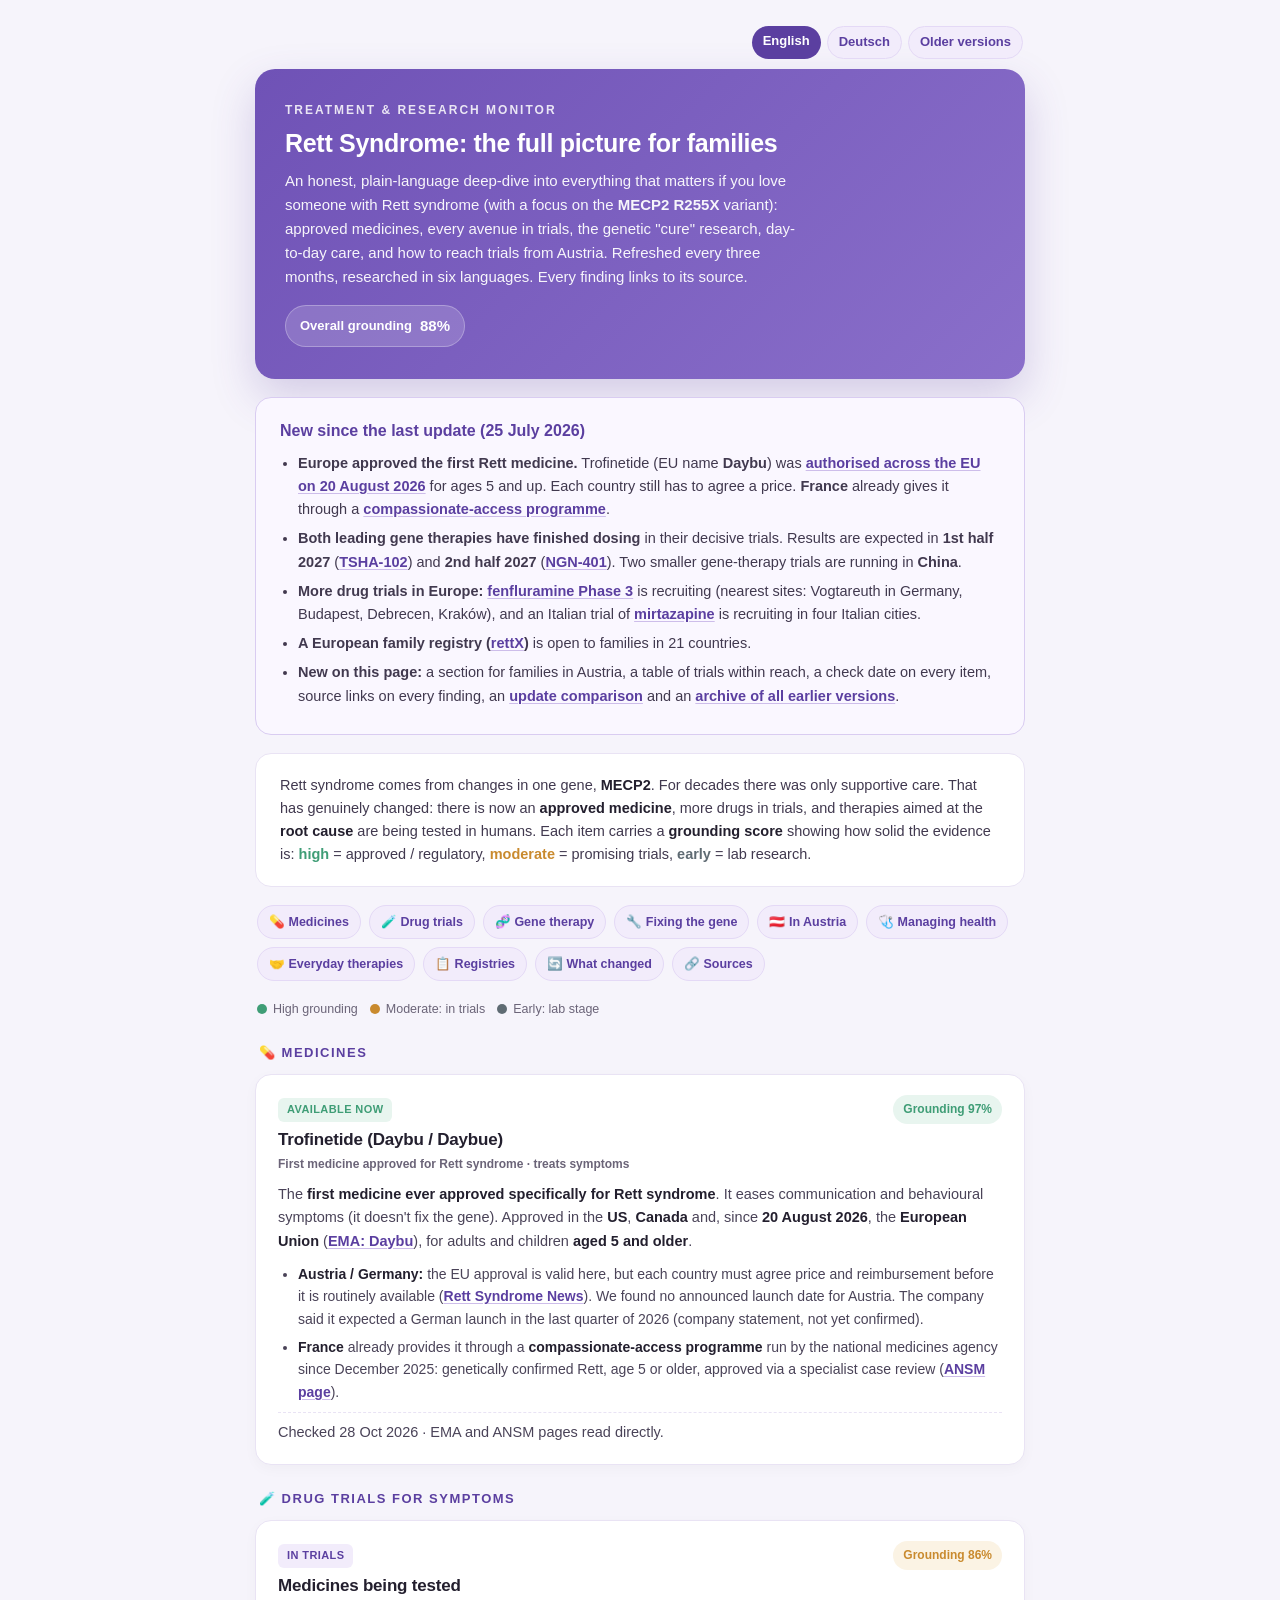
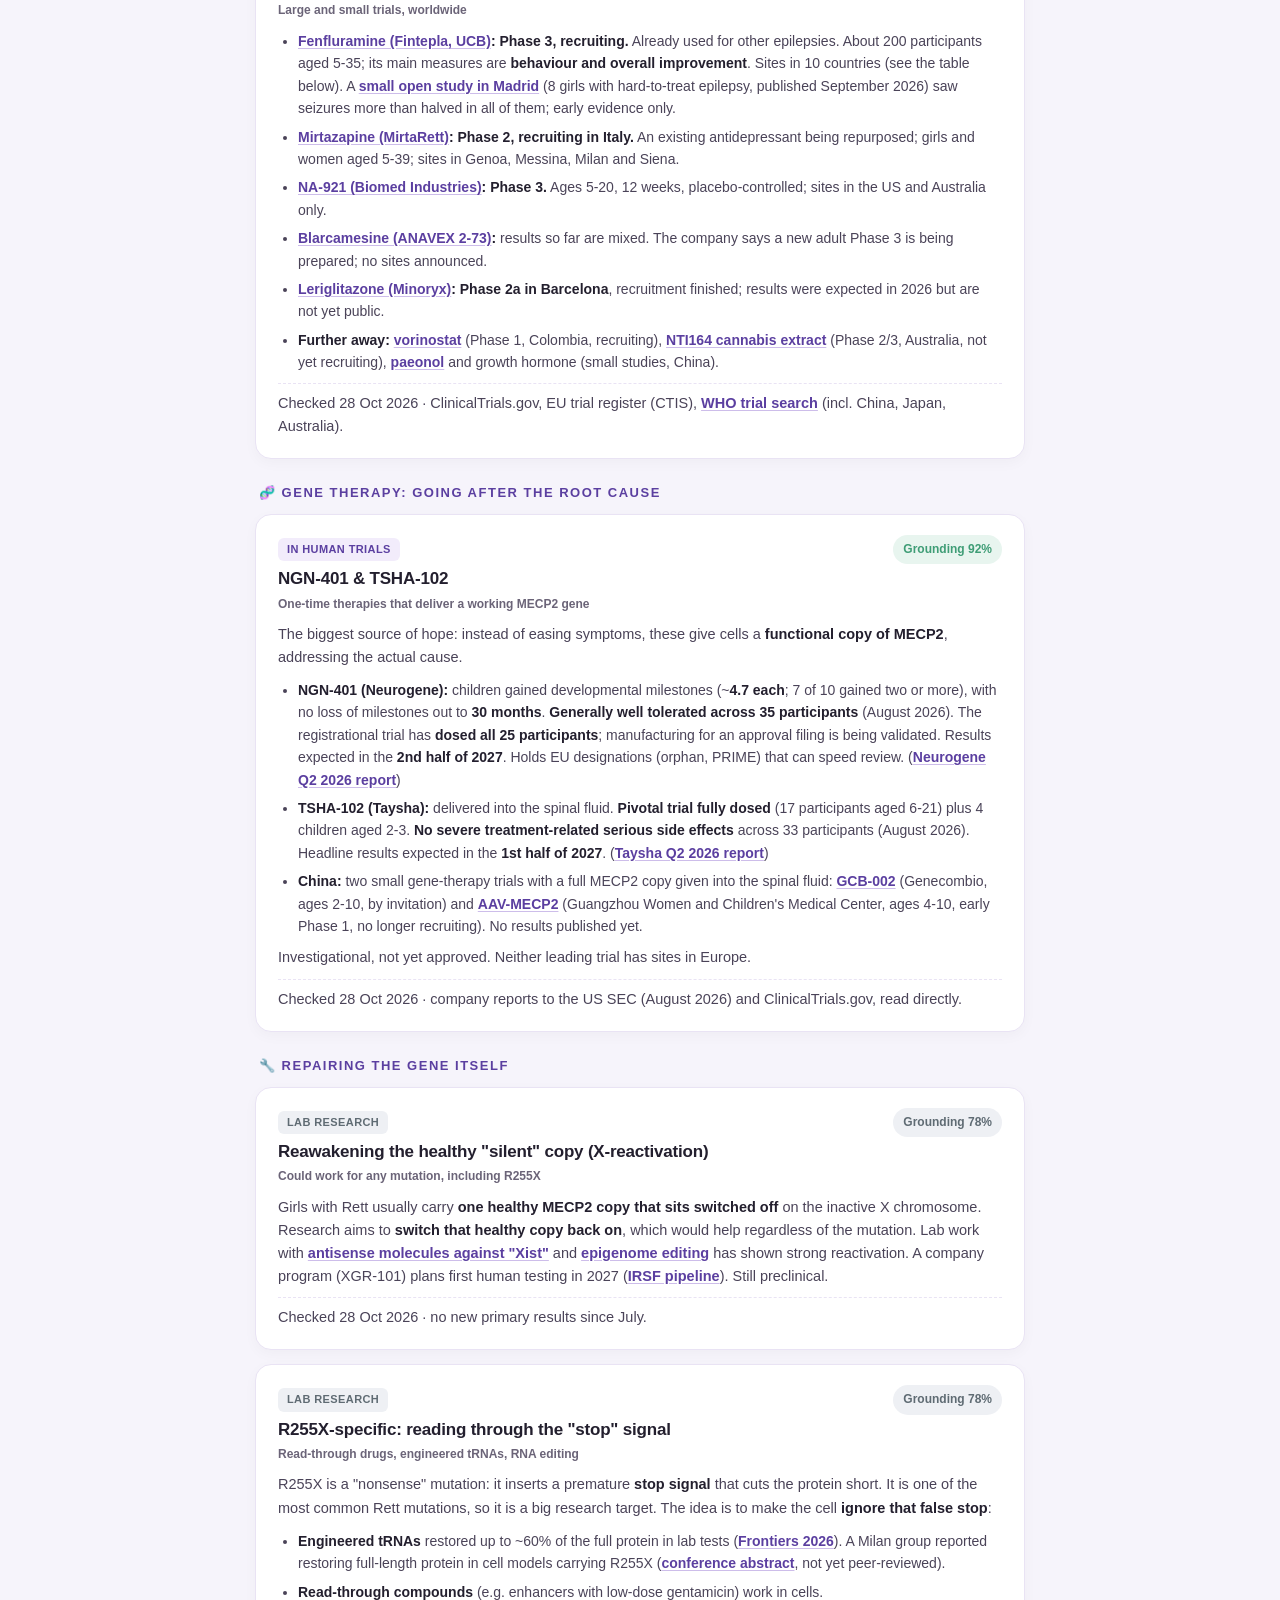
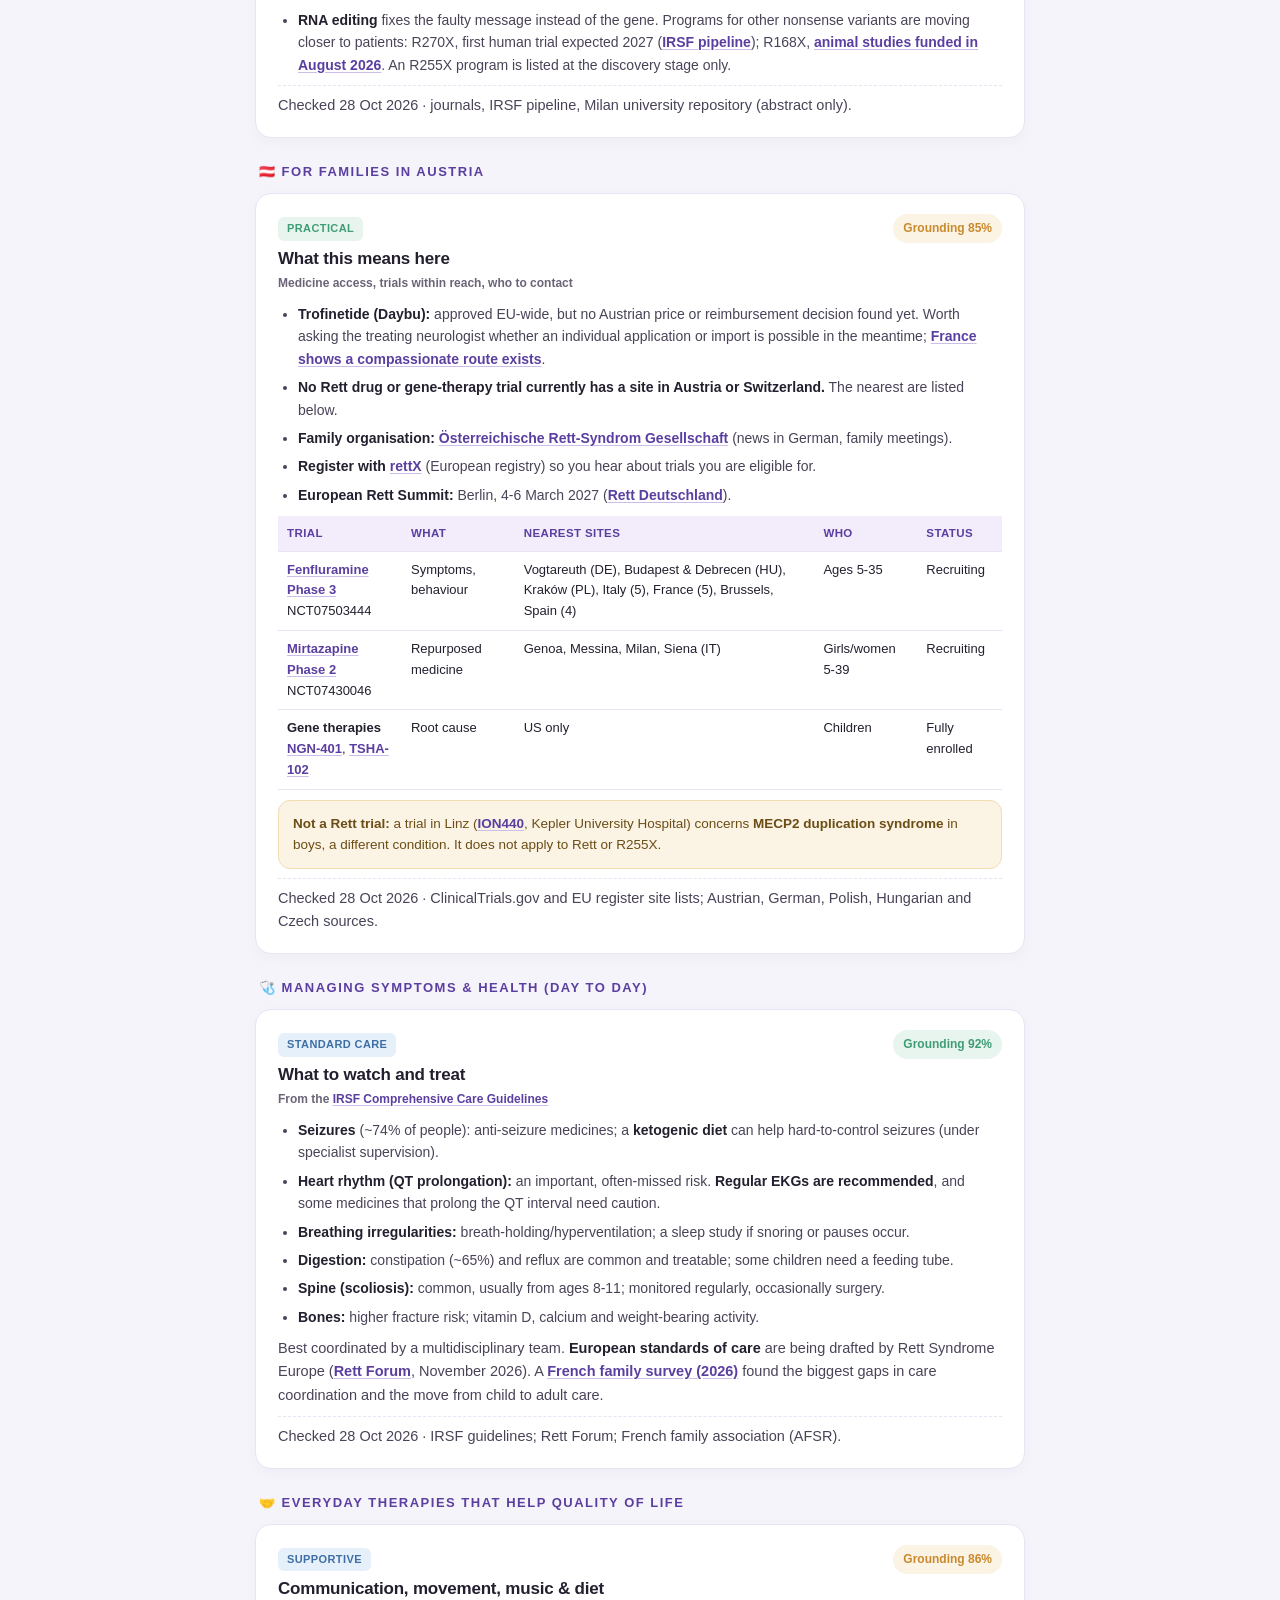
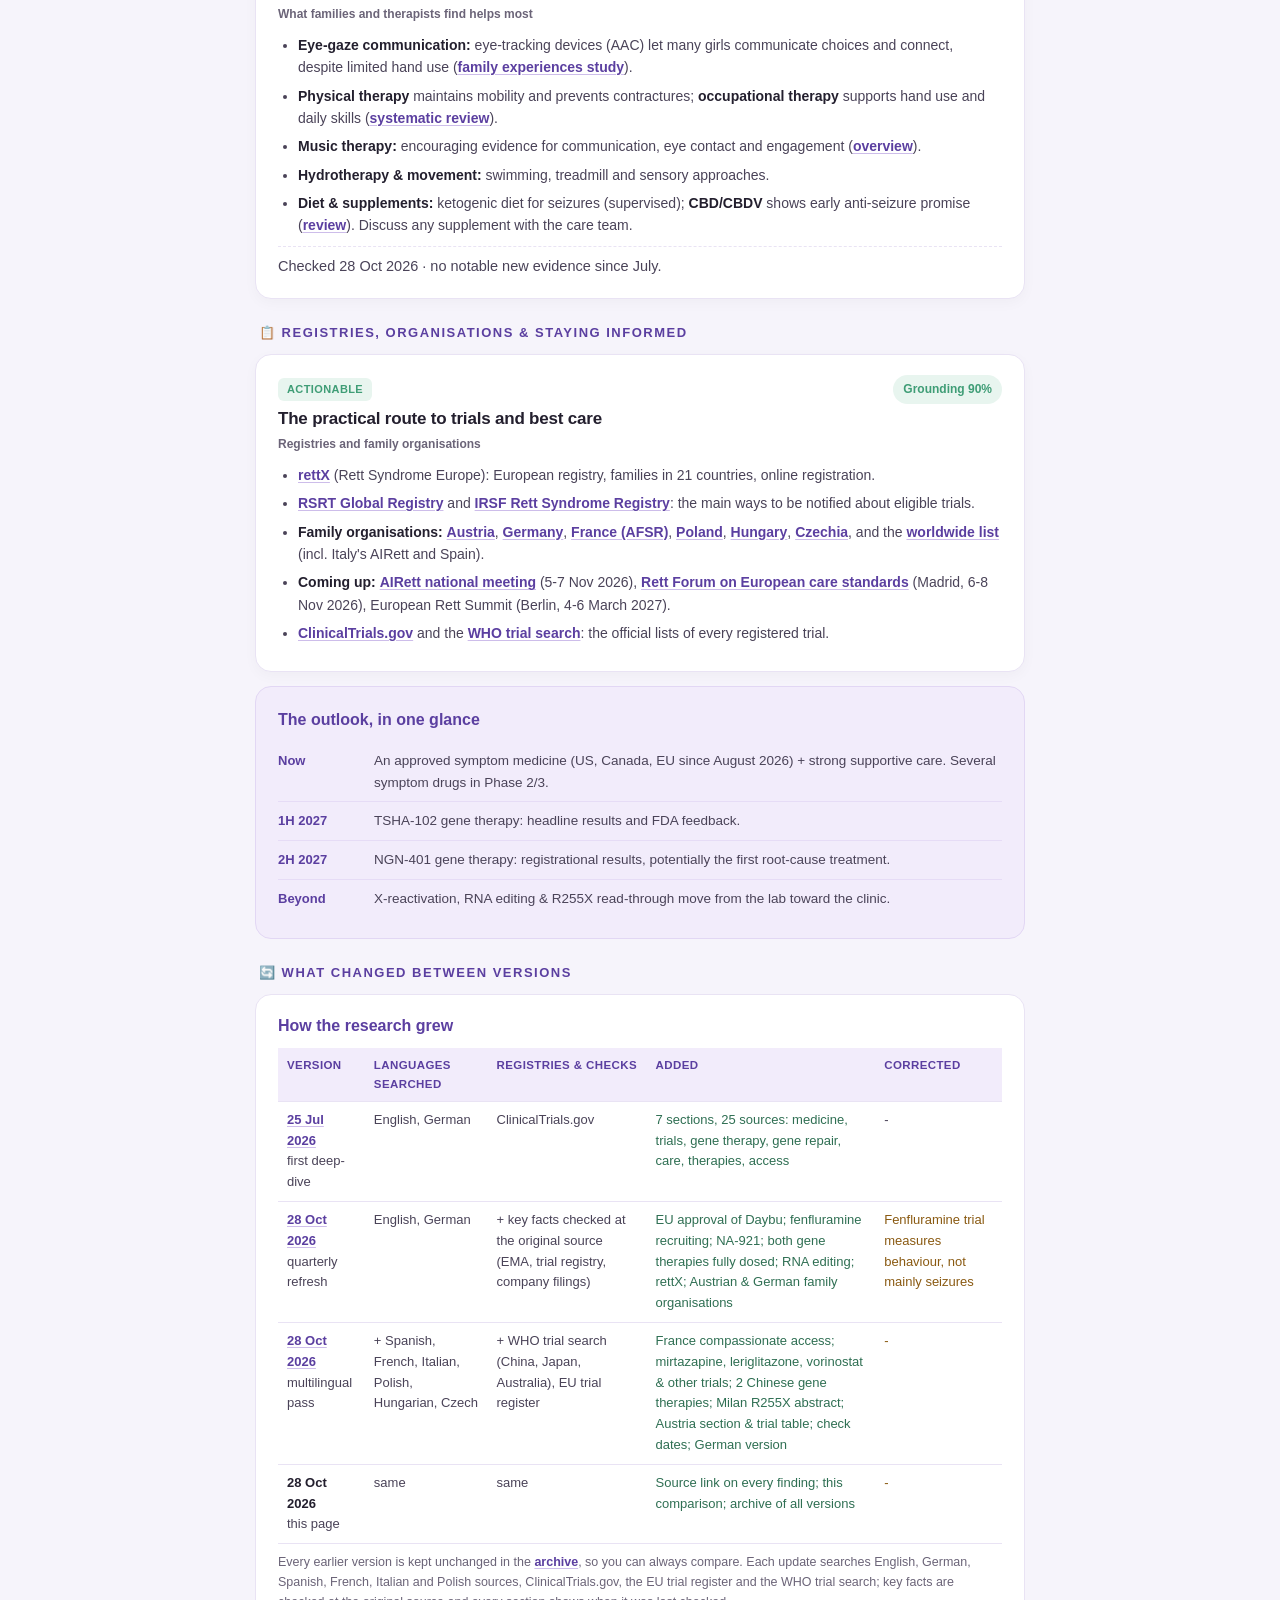
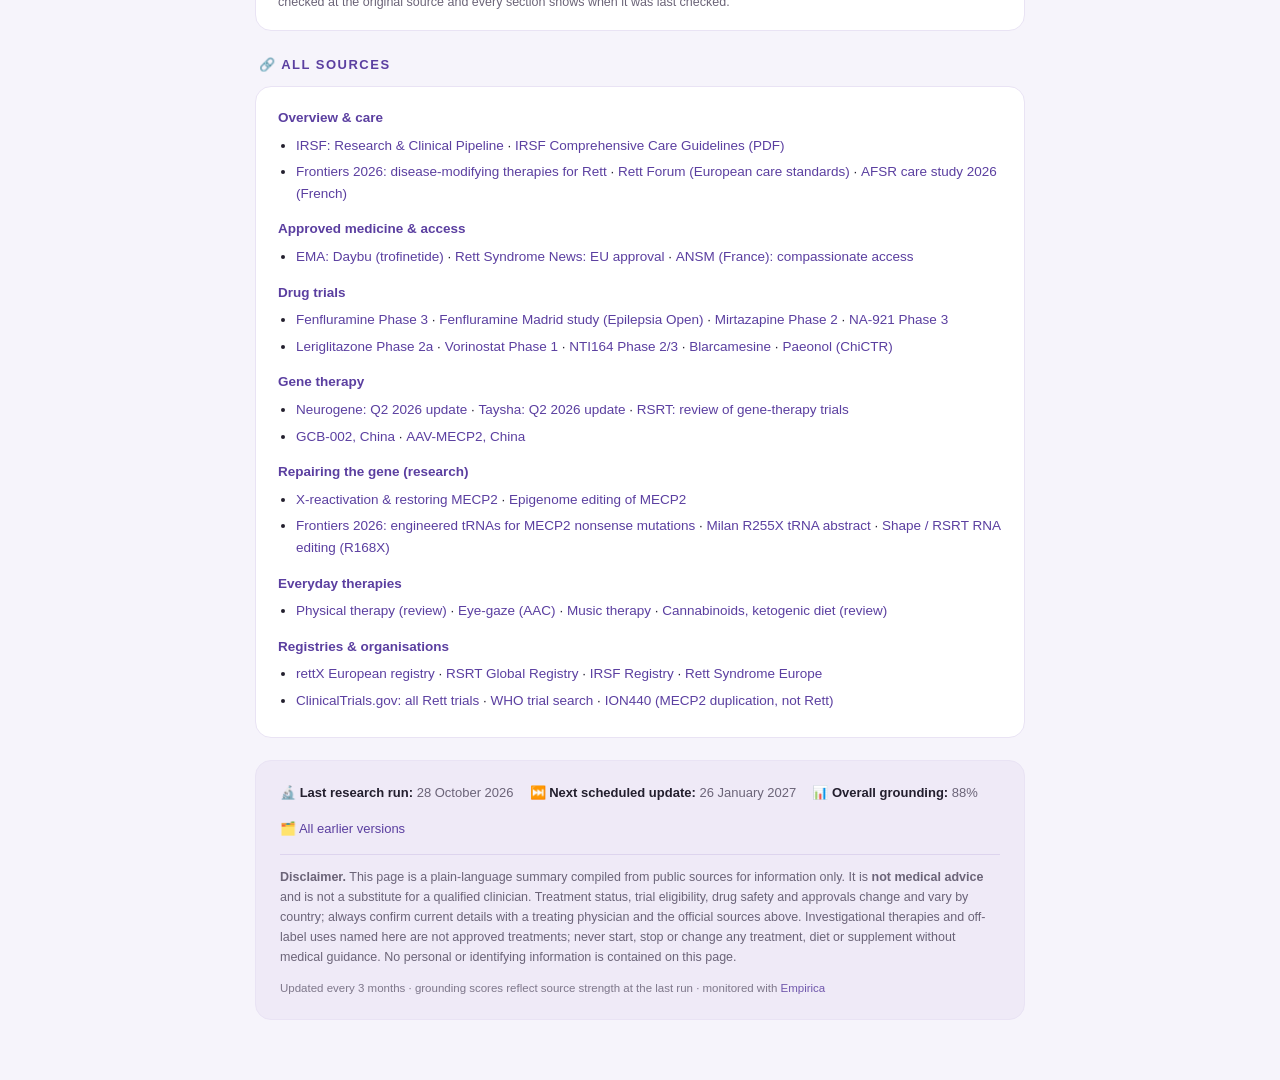
<file: index.html>
<!doctype html>
<html lang="en">
<head>
<meta charset="utf-8">
<meta name="viewport" content="width=device-width, initial-scale=1">
<meta name="robots" content="noindex, nofollow">
<title>Rett Syndrome (MECP2 · R255X) - Treatment &amp; Research Monitor</title>
<link rel="stylesheet" href="style.css">
</head>
<body>
<div class="wrap">

  <div class="lang"><span>English</span><a href="de/">Deutsch</a><a href="archive/">Older versions</a></div>

  <div class="hero">
    <div class="eyebrow">Treatment &amp; Research Monitor</div>
    <h1>Rett Syndrome: the full picture for families</h1>
    <p>An honest, plain-language deep-dive into everything that matters if you love someone with Rett syndrome (with a focus on the <b>MECP2 R255X</b> variant): approved medicines, every avenue in trials, the genetic "cure" research, day-to-day care, and how to reach trials from Austria. Refreshed every three months, researched in six languages. Every finding links to its source.</p>
    <span class="ovr">Overall grounding <b>88%</b></span>
  </div>

  <div class="new">
    <h2>New since the last update (25 July 2026)</h2>
    <ul>
      <li><b>Europe approved the first Rett medicine.</b> Trofinetide (EU name <b>Daybu</b>) was <a href="https://www.ema.europa.eu/en/medicines/human/EPAR/daybu" target="_blank" rel="noopener">authorised across the EU on 20 August 2026</a> for ages 5 and up. Each country still has to agree a price. <b>France</b> already gives it through a <a href="https://ansm.sante.fr/tableau-acces-derogatoire/daybue" target="_blank" rel="noopener">compassionate-access programme</a>.</li>
      <li><b>Both leading gene therapies have finished dosing</b> in their decisive trials. Results are expected in <b>1st half 2027</b> (<a href="https://www.sec.gov/Archives/edgar/data/0001806310/000119312526344594/d161230dex991.htm" target="_blank" rel="noopener">TSHA-102</a>) and <b>2nd half 2027</b> (<a href="https://www.sec.gov/Archives/edgar/data/0001404644/000140464426000056/ngne_2qye26earningsrelease.htm" target="_blank" rel="noopener">NGN-401</a>). Two smaller gene-therapy trials are running in <b>China</b>.</li>
      <li><b>More drug trials in Europe:</b> <a href="https://clinicaltrials.gov/study/NCT07503444" target="_blank" rel="noopener">fenfluramine Phase 3</a> is recruiting (nearest sites: Vogtareuth in Germany, Budapest, Debrecen, Kraków), and an Italian trial of <a href="https://clinicaltrials.gov/study/NCT07430046" target="_blank" rel="noopener">mirtazapine</a> is recruiting in four Italian cities.</li>
      <li><b>A European family registry (<a href="https://rettsyndrome.eu/rettx/" target="_blank" rel="noopener">rettX</a>)</b> is open to families in 21 countries.</li>
      <li><b>New on this page:</b> a section for families in Austria, a table of trials within reach, a check date on every item, source links on every finding, an <a href="#delta">update comparison</a> and an <a href="archive/">archive of all earlier versions</a>.</li>
    </ul>
  </div>

  <div class="intro">
    Rett syndrome comes from changes in one gene, <b>MECP2</b>. For decades there was only supportive care. That has genuinely changed: there is now an <b>approved medicine</b>, more drugs in trials, and therapies aimed at the <b>root cause</b> are being tested in humans. Each item carries a <b>grounding score</b> showing how solid the evidence is: <span style="color:var(--good);font-weight:600">high</span> = approved / regulatory, <span style="color:var(--warn);font-weight:600">moderate</span> = promising trials, <span style="color:var(--early);font-weight:600">early</span> = lab research.
  </div>

  <div class="toc">
    <a href="#meds">💊 Medicines</a>
    <a href="#trials">🧪 Drug trials</a>
    <a href="#gene">🧬 Gene therapy</a>
    <a href="#root">🔧 Fixing the gene</a>
    <a href="#austria">🇦🇹 In Austria</a>
    <a href="#care">🩺 Managing health</a>
    <a href="#therapies">🤝 Everyday therapies</a>
    <a href="#access">📋 Registries</a>
    <a href="#delta">🔄 What changed</a>
    <a href="#sources">🔗 Sources</a>
  </div>

  <div class="legend">
    <span class="k"><span class="dot" style="background:var(--good)"></span> High grounding</span>
    <span class="k"><span class="dot" style="background:var(--warn)"></span> Moderate: in trials</span>
    <span class="k"><span class="dot" style="background:var(--early)"></span> Early: lab stage</span>
  </div>

  <!-- MEDICINES -->
  <div class="sec-h" id="meds">💊 Medicines</div>

  <div class="card">
    <div class="top">
      <div><span class="pill p-now">Available now</span><h2>Trofinetide (Daybu / Daybue)</h2>
        <div class="stage">First medicine approved for Rett syndrome · treats symptoms</div></div>
      <span class="verif v-hi">Grounding 97%</span>
    </div>
    <p>The <b>first medicine ever approved specifically for Rett syndrome</b>. It eases communication and behavioural symptoms (it doesn't fix the gene). Approved in the <b>US</b>, <b>Canada</b> and, since <b>20 August 2026</b>, the <b>European Union</b> (<a href="https://www.ema.europa.eu/en/medicines/human/EPAR/daybu" target="_blank" rel="noopener">EMA: Daybu</a>), for adults and children <b>aged 5 and older</b>.</p>
    <ul>
      <li><b>Austria / Germany:</b> the EU approval is valid here, but each country must agree price and reimbursement before it is routinely available (<a href="https://rettsyndromenews.com/news/daybu-wins-approval-european-union-first-rett-syndrome-treatment/" target="_blank" rel="noopener">Rett Syndrome News</a>). We found no announced launch date for Austria. The company said it expected a German launch in the last quarter of 2026 (company statement, not yet confirmed).</li>
      <li><b>France</b> already provides it through a <b>compassionate-access programme</b> run by the national medicines agency since December 2025: genetically confirmed Rett, age 5 or older, approved via a specialist case review (<a href="https://ansm.sante.fr/tableau-acces-derogatoire/daybue" target="_blank" rel="noopener">ANSM page</a>).</li>
    </ul>
    <p class="checked">Checked 28 Oct 2026 · EMA and ANSM pages read directly.</p>
  </div>

  <!-- DRUG TRIALS -->
  <div class="sec-h" id="trials">🧪 Drug trials for symptoms</div>

  <div class="card">
    <div class="top">
      <div><span class="pill p-soon">In trials</span><h2>Medicines being tested</h2>
        <div class="stage">Large and small trials, worldwide</div></div>
      <span class="verif v-md">Grounding 86%</span>
    </div>
    <ul>
      <li><b><a href="https://clinicaltrials.gov/study/NCT07503444" target="_blank" rel="noopener">Fenfluramine (Fintepla, UCB)</a>: Phase 3, recruiting.</b> Already used for other epilepsies. About 200 participants aged 5-35; its main measures are <b>behaviour and overall improvement</b>. Sites in 10 countries (see the table below). A <a href="https://doi.org/10.1002/epi4.70355" target="_blank" rel="noopener">small open study in Madrid</a> (8 girls with hard-to-treat epilepsy, published September 2026) saw seizures more than halved in all of them; early evidence only.</li>
      <li><b><a href="https://clinicaltrials.gov/study/NCT07430046" target="_blank" rel="noopener">Mirtazapine (MirtaRett)</a>: Phase 2, recruiting in Italy.</b> An existing antidepressant being repurposed; girls and women aged 5-39; sites in Genoa, Messina, Milan and Siena.</li>
      <li><b><a href="https://clinicaltrials.gov/study/NCT06840496" target="_blank" rel="noopener">NA-921 (Biomed Industries)</a>: Phase 3.</b> Ages 5-20, 12 weeks, placebo-controlled; sites in the US and Australia only.</li>
      <li><b><a href="https://clinicaltrials.gov/study/NCT04304482" target="_blank" rel="noopener">Blarcamesine (ANAVEX 2-73)</a>:</b> results so far are mixed. The company says a new adult Phase 3 is being prepared; no sites announced.</li>
      <li><b><a href="https://www.ctis.eu/trial/2024-514684-26-00" target="_blank" rel="noopener">Leriglitazone (Minoryx)</a>: Phase 2a in Barcelona</b>, recruitment finished; results were expected in 2026 but are not yet public.</li>
      <li><b>Further away:</b> <a href="https://clinicaltrials.gov/study/NCT07150013" target="_blank" rel="noopener">vorinostat</a> (Phase 1, Colombia, recruiting), <a href="https://clinicaltrials.gov/study/NCT07257978" target="_blank" rel="noopener">NTI164 cannabis extract</a> (Phase 2/3, Australia, not yet recruiting), <a href="https://www.chictr.org.cn/showproj.html?proj=343345" target="_blank" rel="noopener">paeonol</a> and growth hormone (small studies, China).</li>
    </ul>
    <p class="checked">Checked 28 Oct 2026 · ClinicalTrials.gov, EU trial register (CTIS), <a href="https://trialsearch.who.int/" target="_blank" rel="noopener">WHO trial search</a> (incl. China, Japan, Australia).</p>
  </div>

  <!-- GENE THERAPY -->
  <div class="sec-h" id="gene">🧬 Gene therapy: going after the root cause</div>

  <div class="card">
    <div class="top">
      <div><span class="pill p-soon">In human trials</span><h2>NGN-401 &amp; TSHA-102</h2>
        <div class="stage">One-time therapies that deliver a working MECP2 gene</div></div>
      <span class="verif v-hi">Grounding 92%</span>
    </div>
    <p>The biggest source of hope: instead of easing symptoms, these give cells a <b>functional copy of MECP2</b>, addressing the actual cause.</p>
    <ul>
      <li><b>NGN-401 (Neurogene):</b> children gained developmental milestones (~<b>4.7 each</b>; 7 of 10 gained two or more), with no loss of milestones out to <b>30 months</b>. <b>Generally well tolerated across 35 participants</b> (August 2026). The registrational trial has <b>dosed all 25 participants</b>; manufacturing for an approval filing is being validated. Results expected in the <b>2nd half of 2027</b>. Holds EU designations (orphan, PRIME) that can speed review. (<a href="https://www.sec.gov/Archives/edgar/data/0001404644/000140464426000056/ngne_2qye26earningsrelease.htm" target="_blank" rel="noopener">Neurogene Q2 2026 report</a>)</li>
      <li><b>TSHA-102 (Taysha):</b> delivered into the spinal fluid. <b>Pivotal trial fully dosed</b> (17 participants aged 6-21) plus 4 children aged 2-3. <b>No severe treatment-related serious side effects</b> across 33 participants (August 2026). Headline results expected in the <b>1st half of 2027</b>. (<a href="https://www.sec.gov/Archives/edgar/data/0001806310/000119312526344594/d161230dex991.htm" target="_blank" rel="noopener">Taysha Q2 2026 report</a>)</li>
      <li><b>China:</b> two small gene-therapy trials with a full MECP2 copy given into the spinal fluid: <a href="https://clinicaltrials.gov/study/NCT06739434" target="_blank" rel="noopener">GCB-002</a> (Genecombio, ages 2-10, by invitation) and <a href="https://clinicaltrials.gov/study/NCT06856759" target="_blank" rel="noopener">AAV-MECP2</a> (Guangzhou Women and Children's Medical Center, ages 4-10, early Phase 1, no longer recruiting). No results published yet.</li>
    </ul>
    <p class="note">Investigational, not yet approved. Neither leading trial has sites in Europe.</p>
    <p class="checked">Checked 28 Oct 2026 · company reports to the US SEC (August 2026) and ClinicalTrials.gov, read directly.</p>
  </div>

  <!-- FIXING THE GENE -->
  <div class="sec-h" id="root">🔧 Repairing the gene itself</div>

  <div class="card">
    <div class="top">
      <div><span class="pill p-early">Lab research</span><h2>Reawakening the healthy "silent" copy (X-reactivation)</h2>
        <div class="stage">Could work for any mutation, including R255X</div></div>
      <span class="verif v-lo">Grounding 78%</span>
    </div>
    <p>Girls with Rett usually carry <b>one healthy MECP2 copy that sits switched off</b> on the inactive X chromosome. Research aims to <b>switch that healthy copy back on</b>, which would help regardless of the mutation. Lab work with <a href="https://pmc.ncbi.nlm.nih.gov/articles/PMC9915138/" target="_blank" rel="noopener">antisense molecules against "Xist"</a> and <a href="https://www.science.org/doi/10.1126/scitranslmed.add4666" target="_blank" rel="noopener">epigenome editing</a> has shown strong reactivation. A company program (XGR-101) plans first human testing in 2027 (<a href="https://www.rettsyndrome.org/about-rett-syndrome/pipeline/" target="_blank" rel="noopener">IRSF pipeline</a>). Still preclinical.</p>
    <p class="checked">Checked 28 Oct 2026 · no new primary results since July.</p>
  </div>

  <div class="card">
    <div class="top">
      <div><span class="pill p-early">Lab research</span><h2>R255X-specific: reading through the "stop" signal</h2>
        <div class="stage">Read-through drugs, engineered tRNAs, RNA editing</div></div>
      <span class="verif v-lo">Grounding 78%</span>
    </div>
    <p>R255X is a "nonsense" mutation: it inserts a premature <b>stop signal</b> that cuts the protein short. It is one of the most common Rett mutations, so it is a big research target. The idea is to make the cell <b>ignore that false stop</b>:</p>
    <ul>
      <li><b>Engineered tRNAs</b> restored up to ~60% of the full protein in lab tests (<a href="https://www.frontiersin.org/journals/neurology/articles/10.3389/fneur.2026.1778877/full" target="_blank" rel="noopener">Frontiers 2026</a>). A Milan group reported restoring full-length protein in cell models carrying R255X (<a href="https://air.unimi.it/handle/2434/1172875" target="_blank" rel="noopener">conference abstract</a>, not yet peer-reviewed).</li>
      <li><b>Read-through compounds</b> (e.g. enhancers with low-dose gentamicin) work in cells.</li>
      <li><b>RNA editing</b> fixes the faulty message instead of the gene. Programs for other nonsense variants are moving closer to patients: R270X, first human trial expected 2027 (<a href="https://www.rettsyndrome.org/about-rett-syndrome/pipeline/" target="_blank" rel="noopener">IRSF pipeline</a>); R168X, <a href="https://www.globenewswire.com/news-release/2026/08/06/3340008/0/en/Shape-Therapeutics-and-Rett-Syndrome-Research-Trust-Announce-Partnership-to-Advance-a-One-Time-AI-Designed-RNA-Editing-Therapy-for-Rett-Syndrome.html" target="_blank" rel="noopener">animal studies funded in August 2026</a>. An R255X program is listed at the discovery stage only.</li>
    </ul>
    <p class="checked">Checked 28 Oct 2026 · journals, IRSF pipeline, Milan university repository (abstract only).</p>
  </div>

  <!-- AUSTRIA -->
  <div class="sec-h" id="austria">🇦🇹 For families in Austria</div>

  <div class="card">
    <div class="top">
      <div><span class="pill p-now">Practical</span><h2>What this means here</h2>
        <div class="stage">Medicine access, trials within reach, who to contact</div></div>
      <span class="verif v-md">Grounding 85%</span>
    </div>
    <ul>
      <li><b>Trofinetide (Daybu):</b> approved EU-wide, but no Austrian price or reimbursement decision found yet. Worth asking the treating neurologist whether an individual application or import is possible in the meantime; <a href="https://ansm.sante.fr/tableau-acces-derogatoire/daybue" target="_blank" rel="noopener">France shows a compassionate route exists</a>.</li>
      <li><b>No Rett drug or gene-therapy trial currently has a site in Austria or Switzerland.</b> The nearest are listed below.</li>
      <li><b>Family organisation:</b> <a href="https://www.rett-syndrom.at/" target="_blank" rel="noopener">Österreichische Rett-Syndrom Gesellschaft</a> (news in German, family meetings).</li>
      <li><b>Register with <a href="https://rettsyndrome.eu/rettx/" target="_blank" rel="noopener">rettX</a></b> (European registry) so you hear about trials you are eligible for.</li>
      <li><b>European Rett Summit:</b> Berlin, 4-6 March 2027 (<a href="https://www.rett.de/" target="_blank" rel="noopener">Rett Deutschland</a>).</li>
    </ul>

    <div class="tbl-wrap">
      <table>
        <tr><th>Trial</th><th>What</th><th>Nearest sites</th><th>Who</th><th>Status</th></tr>
        <tr><td><b><a href="https://clinicaltrials.gov/study/NCT07503444" target="_blank" rel="noopener">Fenfluramine Phase 3</a></b><br>NCT07503444</td><td>Symptoms, behaviour</td><td>Vogtareuth (DE), Budapest &amp; Debrecen (HU), Kraków (PL), Italy (5), France (5), Brussels, Spain (4)</td><td>Ages 5-35</td><td>Recruiting</td></tr>
        <tr><td><b><a href="https://clinicaltrials.gov/study/NCT07430046" target="_blank" rel="noopener">Mirtazapine Phase 2</a></b><br>NCT07430046</td><td>Repurposed medicine</td><td>Genoa, Messina, Milan, Siena (IT)</td><td>Girls/women 5-39</td><td>Recruiting</td></tr>
        <tr><td><b>Gene therapies</b><br><a href="https://www.sec.gov/Archives/edgar/data/0001404644/000140464426000056/ngne_2qye26earningsrelease.htm" target="_blank" rel="noopener">NGN-401</a>, <a href="https://www.sec.gov/Archives/edgar/data/0001806310/000119312526344594/d161230dex991.htm" target="_blank" rel="noopener">TSHA-102</a></td><td>Root cause</td><td>US only</td><td>Children</td><td>Fully enrolled</td></tr>
      </table>
    </div>
    <div class="warnbox"><b>Not a Rett trial:</b> a trial in Linz (<a href="https://clinicaltrials.gov/study/NCT06430385" target="_blank" rel="noopener">ION440</a>, Kepler University Hospital) concerns <b>MECP2 duplication syndrome</b> in boys, a different condition. It does not apply to Rett or R255X.</div>
    <p class="checked">Checked 28 Oct 2026 · ClinicalTrials.gov and EU register site lists; Austrian, German, Polish, Hungarian and Czech sources.</p>
  </div>

  <!-- MANAGING HEALTH -->
  <div class="sec-h" id="care">🩺 Managing symptoms &amp; health (day to day)</div>

  <div class="card">
    <div class="top">
      <div><span class="pill p-care">Standard care</span><h2>What to watch and treat</h2>
        <div class="stage">From the <a href="https://www.rettsyndrome.org/wp-content/uploads/2024/12/Comprehensive-Care-Guidelines_digital.pdf" target="_blank" rel="noopener">IRSF Comprehensive Care Guidelines</a></div></div>
      <span class="verif v-hi">Grounding 92%</span>
    </div>
    <ul>
      <li><b>Seizures</b> (~74% of people): anti-seizure medicines; a <b>ketogenic diet</b> can help hard-to-control seizures (under specialist supervision).</li>
      <li><b>Heart rhythm (QT prolongation):</b> an important, often-missed risk. <b>Regular EKGs are recommended</b>, and some medicines that prolong the QT interval need caution.</li>
      <li><b>Breathing irregularities:</b> breath-holding/hyperventilation; a sleep study if snoring or pauses occur.</li>
      <li><b>Digestion:</b> constipation (~65%) and reflux are common and treatable; some children need a feeding tube.</li>
      <li><b>Spine (scoliosis):</b> common, usually from ages 8-11; monitored regularly, occasionally surgery.</li>
      <li><b>Bones:</b> higher fracture risk; vitamin D, calcium and weight-bearing activity.</li>
    </ul>
    <p class="note">Best coordinated by a multidisciplinary team. <b>European standards of care</b> are being drafted by Rett Syndrome Europe (<a href="https://rettforum.eu/" target="_blank" rel="noopener">Rett Forum</a>, November 2026). A <a href="https://afsr.fr/vivre-avec-le-syndrome-de-rett/etude-sur-la-prise-en-charge-2026" target="_blank" rel="noopener">French family survey (2026)</a> found the biggest gaps in care coordination and the move from child to adult care.</p>
    <p class="checked">Checked 28 Oct 2026 · IRSF guidelines; Rett Forum; French family association (AFSR).</p>
  </div>

  <!-- THERAPIES -->
  <div class="sec-h" id="therapies">🤝 Everyday therapies that help quality of life</div>

  <div class="card">
    <div class="top">
      <div><span class="pill p-care">Supportive</span><h2>Communication, movement, music &amp; diet</h2>
        <div class="stage">What families and therapists find helps most</div></div>
      <span class="verif v-md">Grounding 86%</span>
    </div>
    <ul>
      <li><b>Eye-gaze communication:</b> eye-tracking devices (AAC) let many girls communicate choices and connect, despite limited hand use (<a href="https://www.ncbi.nlm.nih.gov/pmc/articles/PMC4785214/" target="_blank" rel="noopener">family experiences study</a>).</li>
      <li><b>Physical therapy</b> maintains mobility and prevents contractures; <b>occupational therapy</b> supports hand use and daily skills (<a href="https://www.ncbi.nlm.nih.gov/pmc/articles/PMC7407501/" target="_blank" rel="noopener">systematic review</a>).</li>
      <li><b>Music therapy:</b> encouraging evidence for communication, eye contact and engagement (<a href="https://rettsyndromenews.com/music-therapy/" target="_blank" rel="noopener">overview</a>).</li>
      <li><b>Hydrotherapy &amp; movement:</b> swimming, treadmill and sensory approaches.</li>
      <li><b>Diet &amp; supplements:</b> ketogenic diet for seizures (supervised); <b>CBD/CBDV</b> shows early anti-seizure promise (<a href="https://pmc.ncbi.nlm.nih.gov/articles/PMC6614559/" target="_blank" rel="noopener">review</a>). Discuss any supplement with the care team.</li>
    </ul>
    <p class="checked">Checked 28 Oct 2026 · no notable new evidence since July.</p>
  </div>

  <!-- ACCESS -->
  <div class="sec-h" id="access">📋 Registries, organisations &amp; staying informed</div>

  <div class="card">
    <div class="top">
      <div><span class="pill p-now">Actionable</span><h2>The practical route to trials and best care</h2>
        <div class="stage">Registries and family organisations</div></div>
      <span class="verif v-hi">Grounding 90%</span>
    </div>
    <ul>
      <li><b><a href="https://rettsyndrome.eu/rettx/" target="_blank" rel="noopener">rettX</a></b> (Rett Syndrome Europe): European registry, families in 21 countries, online registration.</li>
      <li><b><a href="https://reverserett.org/global-registry/" target="_blank" rel="noopener">RSRT Global Registry</a></b> and <b><a href="https://www.rettsyndrome.org/rett-syndrome-registry/" target="_blank" rel="noopener">IRSF Rett Syndrome Registry</a></b>: the main ways to be notified about eligible trials.</li>
      <li><b>Family organisations:</b> <a href="https://www.rett-syndrom.at/" target="_blank" rel="noopener">Austria</a>, <a href="https://www.rett.de/" target="_blank" rel="noopener">Germany</a>, <a href="https://afsr.fr/" target="_blank" rel="noopener">France (AFSR)</a>, <a href="https://rettsyndrome.pl/" target="_blank" rel="noopener">Poland</a>, <a href="https://rettszindroma.hu/" target="_blank" rel="noopener">Hungary</a>, <a href="https://www.rett-cz.com/" target="_blank" rel="noopener">Czechia</a>, and the <a href="https://www.rettsyndrome.org/families/community-connections/" target="_blank" rel="noopener">worldwide list</a> (incl. Italy's AIRett and Spain).</li>
      <li><b>Coming up:</b> <a href="https://malattierare.marionegri.it/images/Convegni/Convegni_2026/programma-convegno_5-7_11_2026.pdf" target="_blank" rel="noopener">AIRett national meeting</a> (5-7 Nov 2026), <a href="https://rettforum.eu/" target="_blank" rel="noopener">Rett Forum on European care standards</a> (Madrid, 6-8 Nov 2026), European Rett Summit (Berlin, 4-6 March 2027).</li>
      <li><b><a href="https://clinicaltrials.gov/search?cond=Rett%20Syndrome" target="_blank" rel="noopener">ClinicalTrials.gov</a></b> and the <b><a href="https://trialsearch.who.int/" target="_blank" rel="noopener">WHO trial search</a></b>: the official lists of every registered trial.</li>
    </ul>
  </div>

  <div class="timeline">
    <h2>The outlook, in one glance</h2>
    <div class="trow"><div class="when">Now</div><div class="what">An approved symptom medicine (US, Canada, EU since August 2026) + strong supportive care. Several symptom drugs in Phase 2/3.</div></div>
    <div class="trow"><div class="when">1H 2027</div><div class="what">TSHA-102 gene therapy: headline results and FDA feedback.</div></div>
    <div class="trow"><div class="when">2H 2027</div><div class="what">NGN-401 gene therapy: registrational results, potentially the first root-cause treatment.</div></div>
    <div class="trow"><div class="when">Beyond</div><div class="what">X-reactivation, RNA editing &amp; R255X read-through move from the lab toward the clinic.</div></div>
  </div>

  <!-- DELTA -->
  <div class="sec-h" id="delta">🔄 What changed between versions</div>
  <div class="delta">
    <h2>How the research grew</h2>
    <div class="tbl-wrap">
      <table>
        <tr><th>Version</th><th>Languages searched</th><th>Registries &amp; checks</th><th>Added</th><th>Corrected</th></tr>
        <tr><td><b><a href="archive/2026-07-25/">25 Jul 2026</a></b><br>first deep-dive</td><td>English, German</td><td>ClinicalTrials.gov</td><td class="add">7 sections, 25 sources: medicine, trials, gene therapy, gene repair, care, therapies, access</td><td>-</td></tr>
        <tr><td><b><a href="archive/2026-10-28-refresh/">28 Oct 2026</a></b><br>quarterly refresh</td><td>English, German</td><td>+ key facts checked at the original source (EMA, trial registry, company filings)</td><td class="add">EU approval of Daybu; fenfluramine recruiting; NA-921; both gene therapies fully dosed; RNA editing; rettX; Austrian &amp; German family organisations</td><td class="fix">Fenfluramine trial measures behaviour, not mainly seizures</td></tr>
        <tr><td><b><a href="archive/2026-10-28-v2/">28 Oct 2026</a></b><br>multilingual pass</td><td>+ Spanish, French, Italian, Polish, Hungarian, Czech</td><td>+ WHO trial search (China, Japan, Australia), EU trial register</td><td class="add">France compassionate access; mirtazapine, leriglitazone, vorinostat &amp; other trials; 2 Chinese gene therapies; Milan R255X abstract; Austria section &amp; trial table; check dates; German version</td><td class="fix">-</td></tr>
        <tr><td><b>28 Oct 2026</b><br>this page</td><td>same</td><td>same</td><td class="add">Source link on every finding; this comparison; archive of all versions</td><td class="fix">-</td></tr>
      </table>
    </div>
    <p class="note">Every earlier version is kept unchanged in the <a href="archive/">archive</a>, so you can always compare. Each update searches English, German, Spanish, French, Italian and Polish sources, ClinicalTrials.gov, the EU trial register and the WHO trial search; key facts are checked at the original source and every section shows when it was last checked.</p>
  </div>

  <!-- SOURCES -->
  <div class="sec-h" id="sources">🔗 All sources</div>
  <div class="src">
    <h3>Overview &amp; care</h3>
    <ul>
      <li><a href="https://www.rettsyndrome.org/about-rett-syndrome/pipeline/" target="_blank" rel="noopener">IRSF: Research &amp; Clinical Pipeline</a> · <a href="https://www.rettsyndrome.org/wp-content/uploads/2024/12/Comprehensive-Care-Guidelines_digital.pdf" target="_blank" rel="noopener">IRSF Comprehensive Care Guidelines (PDF)</a></li>
      <li><a href="https://www.frontiersin.org/journals/neurology/articles/10.3389/fneur.2026.1766679/full" target="_blank" rel="noopener">Frontiers 2026: disease-modifying therapies for Rett</a> · <a href="https://rettforum.eu/" target="_blank" rel="noopener">Rett Forum (European care standards)</a> · <a href="https://afsr.fr/vivre-avec-le-syndrome-de-rett/etude-sur-la-prise-en-charge-2026" target="_blank" rel="noopener">AFSR care study 2026 (French)</a></li>
    </ul>
    <h3>Approved medicine &amp; access</h3>
    <ul>
      <li><a href="https://www.ema.europa.eu/en/medicines/human/EPAR/daybu" target="_blank" rel="noopener">EMA: Daybu (trofinetide)</a> · <a href="https://rettsyndromenews.com/news/daybu-wins-approval-european-union-first-rett-syndrome-treatment/" target="_blank" rel="noopener">Rett Syndrome News: EU approval</a> · <a href="https://ansm.sante.fr/tableau-acces-derogatoire/daybue" target="_blank" rel="noopener">ANSM (France): compassionate access</a></li>
    </ul>
    <h3>Drug trials</h3>
    <ul>
      <li><a href="https://clinicaltrials.gov/study/NCT07503444" target="_blank" rel="noopener">Fenfluramine Phase 3</a> · <a href="https://doi.org/10.1002/epi4.70355" target="_blank" rel="noopener">Fenfluramine Madrid study (Epilepsia Open)</a> · <a href="https://clinicaltrials.gov/study/NCT07430046" target="_blank" rel="noopener">Mirtazapine Phase 2</a> · <a href="https://clinicaltrials.gov/study/NCT06840496" target="_blank" rel="noopener">NA-921 Phase 3</a></li>
      <li><a href="https://www.ctis.eu/trial/2024-514684-26-00" target="_blank" rel="noopener">Leriglitazone Phase 2a</a> · <a href="https://clinicaltrials.gov/study/NCT07150013" target="_blank" rel="noopener">Vorinostat Phase 1</a> · <a href="https://clinicaltrials.gov/study/NCT07257978" target="_blank" rel="noopener">NTI164 Phase 2/3</a> · <a href="https://clinicaltrials.gov/study/NCT04304482" target="_blank" rel="noopener">Blarcamesine</a> · <a href="https://www.chictr.org.cn/showproj.html?proj=343345" target="_blank" rel="noopener">Paeonol (ChiCTR)</a></li>
    </ul>
    <h3>Gene therapy</h3>
    <ul>
      <li><a href="https://www.sec.gov/Archives/edgar/data/0001404644/000140464426000056/ngne_2qye26earningsrelease.htm" target="_blank" rel="noopener">Neurogene: Q2 2026 update</a> · <a href="https://www.sec.gov/Archives/edgar/data/0001806310/000119312526344594/d161230dex991.htm" target="_blank" rel="noopener">Taysha: Q2 2026 update</a> · <a href="https://reverserett.org/news/articles/a-review-of-gene-therapy-clinical-trials/" target="_blank" rel="noopener">RSRT: review of gene-therapy trials</a></li>
      <li><a href="https://clinicaltrials.gov/study/NCT06739434" target="_blank" rel="noopener">GCB-002, China</a> · <a href="https://clinicaltrials.gov/study/NCT06856759" target="_blank" rel="noopener">AAV-MECP2, China</a></li>
    </ul>
    <h3>Repairing the gene (research)</h3>
    <ul>
      <li><a href="https://pmc.ncbi.nlm.nih.gov/articles/PMC9915138/" target="_blank" rel="noopener">X-reactivation &amp; restoring MECP2</a> · <a href="https://www.science.org/doi/10.1126/scitranslmed.add4666" target="_blank" rel="noopener">Epigenome editing of MECP2</a></li>
      <li><a href="https://www.frontiersin.org/journals/neurology/articles/10.3389/fneur.2026.1778877/full" target="_blank" rel="noopener">Frontiers 2026: engineered tRNAs for MECP2 nonsense mutations</a> · <a href="https://air.unimi.it/handle/2434/1172875" target="_blank" rel="noopener">Milan R255X tRNA abstract</a> · <a href="https://www.globenewswire.com/news-release/2026/08/06/3340008/0/en/Shape-Therapeutics-and-Rett-Syndrome-Research-Trust-Announce-Partnership-to-Advance-a-One-Time-AI-Designed-RNA-Editing-Therapy-for-Rett-Syndrome.html" target="_blank" rel="noopener">Shape / RSRT RNA editing (R168X)</a></li>
    </ul>
    <h3>Everyday therapies</h3>
    <ul>
      <li><a href="https://www.ncbi.nlm.nih.gov/pmc/articles/PMC7407501/" target="_blank" rel="noopener">Physical therapy (review)</a> · <a href="https://www.ncbi.nlm.nih.gov/pmc/articles/PMC4785214/" target="_blank" rel="noopener">Eye-gaze (AAC)</a> · <a href="https://rettsyndromenews.com/music-therapy/" target="_blank" rel="noopener">Music therapy</a> · <a href="https://pmc.ncbi.nlm.nih.gov/articles/PMC6614559/" target="_blank" rel="noopener">Cannabinoids, ketogenic diet (review)</a></li>
    </ul>
    <h3>Registries &amp; organisations</h3>
    <ul>
      <li><a href="https://rettsyndrome.eu/rettx/" target="_blank" rel="noopener">rettX European registry</a> · <a href="https://reverserett.org/global-registry/" target="_blank" rel="noopener">RSRT Global Registry</a> · <a href="https://www.rettsyndrome.org/rett-syndrome-registry/" target="_blank" rel="noopener">IRSF Registry</a> · <a href="https://rettsyndrome.eu/" target="_blank" rel="noopener">Rett Syndrome Europe</a></li>
      <li><a href="https://clinicaltrials.gov/search?cond=Rett%20Syndrome" target="_blank" rel="noopener">ClinicalTrials.gov: all Rett trials</a> · <a href="https://trialsearch.who.int/" target="_blank" rel="noopener">WHO trial search</a> · <a href="https://clinicaltrials.gov/study/NCT06430385" target="_blank" rel="noopener">ION440 (MECP2 duplication, not Rett)</a></li>
    </ul>
  </div>

  <div class="foot">
    <div class="runrow">
      <div>🔬 <b>Last research run:</b> 28 October 2026</div>
      <div>⏭️ <b>Next scheduled update:</b> 26 January 2027</div>
      <div>📊 <b>Overall grounding:</b> 88%</div>
      <div>🗂️ <a href="archive/">All earlier versions</a></div>
    </div>
    <div class="disc">
      <b>Disclaimer.</b> This page is a plain-language summary compiled from public sources for information only. It is <b>not medical advice</b> and is not a substitute for a qualified clinician. Treatment status, trial eligibility, drug safety and approvals change and vary by country; always confirm current details with a treating physician and the official sources above. Investigational therapies and off-label uses named here are not approved treatments; never start, stop or change any treatment, diet or supplement without medical guidance. No personal or identifying information is contained on this page.
    </div>
    <div class="cred">Updated every 3 months · grounding scores reflect source strength at the last run · monitored with <a href="https://getempirica.com" target="_blank" rel="noopener">Empirica</a></div>
  </div>

</div>
</body>
</html>
</file>
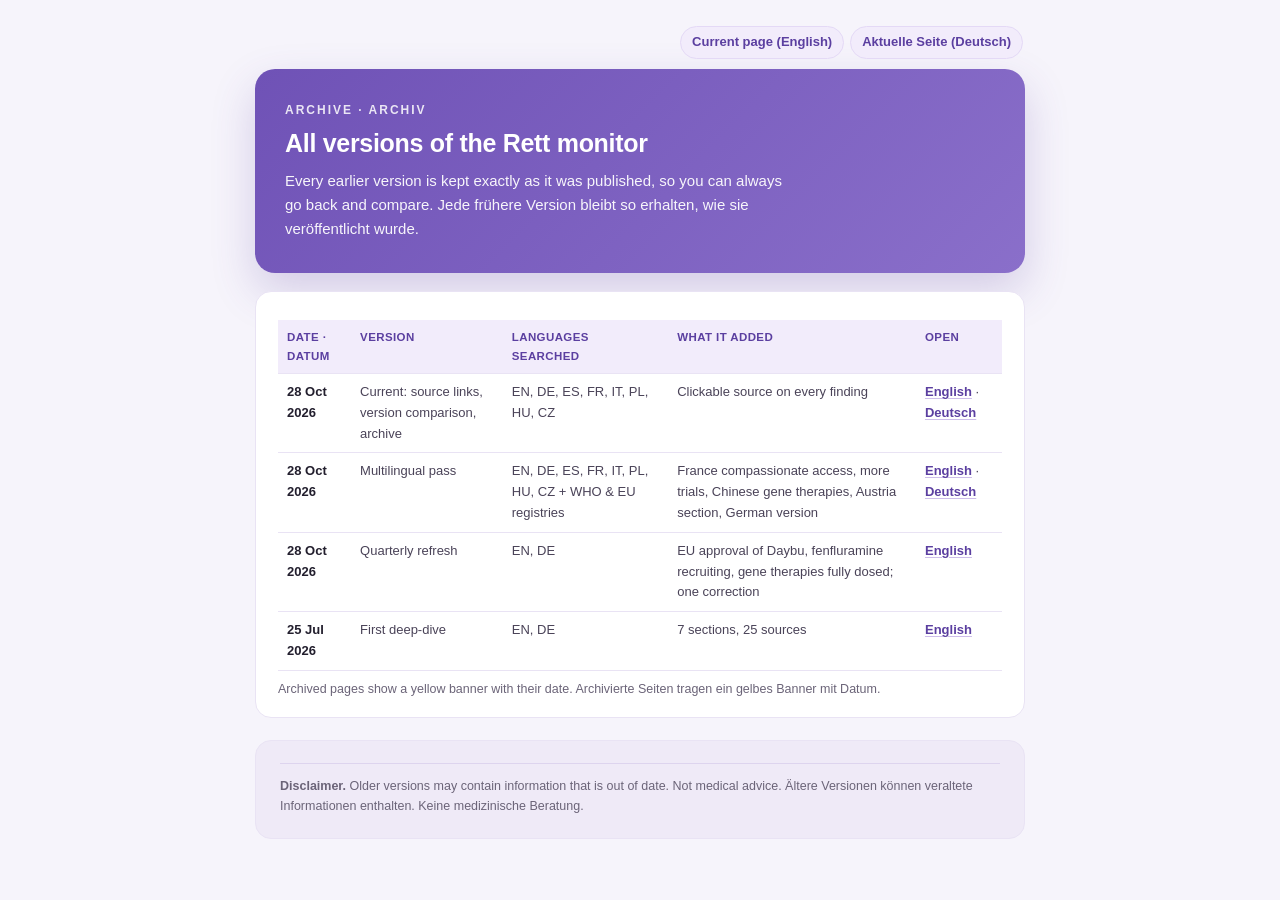
<file: archive/index.html>
<!doctype html>
<html lang="en">
<head>
<meta charset="utf-8">
<meta name="viewport" content="width=device-width, initial-scale=1">
<meta name="robots" content="noindex, nofollow">
<title>Rett Monitor Archive</title>
<link rel="stylesheet" href="../style.css">
</head>
<body>
<div class="wrap">

  <div class="lang"><a href="../">Current page (English)</a><a href="../de/">Aktuelle Seite (Deutsch)</a></div>

  <div class="hero">
    <div class="eyebrow">Archive · Archiv</div>
    <h1>All versions of the Rett monitor</h1>
    <p>Every earlier version is kept exactly as it was published, so you can always go back and compare. Jede frühere Version bleibt so erhalten, wie sie veröffentlicht wurde.</p>
  </div>

  <div class="delta" style="margin-top:18px">
    <div class="tbl-wrap">
      <table>
        <tr><th>Date · Datum</th><th>Version</th><th>Languages searched</th><th>What it added</th><th>Open</th></tr>
        <tr><td><b>28 Oct 2026</b></td><td>Current: source links, version comparison, archive</td><td>EN, DE, ES, FR, IT, PL, HU, CZ</td><td>Clickable source on every finding</td><td><a href="../">English</a> · <a href="../de/">Deutsch</a></td></tr>
        <tr><td><b>28 Oct 2026</b></td><td>Multilingual pass</td><td>EN, DE, ES, FR, IT, PL, HU, CZ + WHO &amp; EU registries</td><td>France compassionate access, more trials, Chinese gene therapies, Austria section, German version</td><td><a href="2026-10-28-v2/">English</a> · <a href="2026-10-28-v2/de/">Deutsch</a></td></tr>
        <tr><td><b>28 Oct 2026</b></td><td>Quarterly refresh</td><td>EN, DE</td><td>EU approval of Daybu, fenfluramine recruiting, gene therapies fully dosed; one correction</td><td><a href="2026-10-28-refresh/">English</a></td></tr>
        <tr><td><b>25 Jul 2026</b></td><td>First deep-dive</td><td>EN, DE</td><td>7 sections, 25 sources</td><td><a href="2026-07-25/">English</a></td></tr>
      </table>
    </div>
    <p class="note">Archived pages show a yellow banner with their date. Archivierte Seiten tragen ein gelbes Banner mit Datum.</p>
  </div>

  <div class="foot">
    <div class="disc"><b>Disclaimer.</b> Older versions may contain information that is out of date. Not medical advice. Ältere Versionen können veraltete Informationen enthalten. Keine medizinische Beratung.</div>
  </div>

</div>
</body>
</html>
</file>
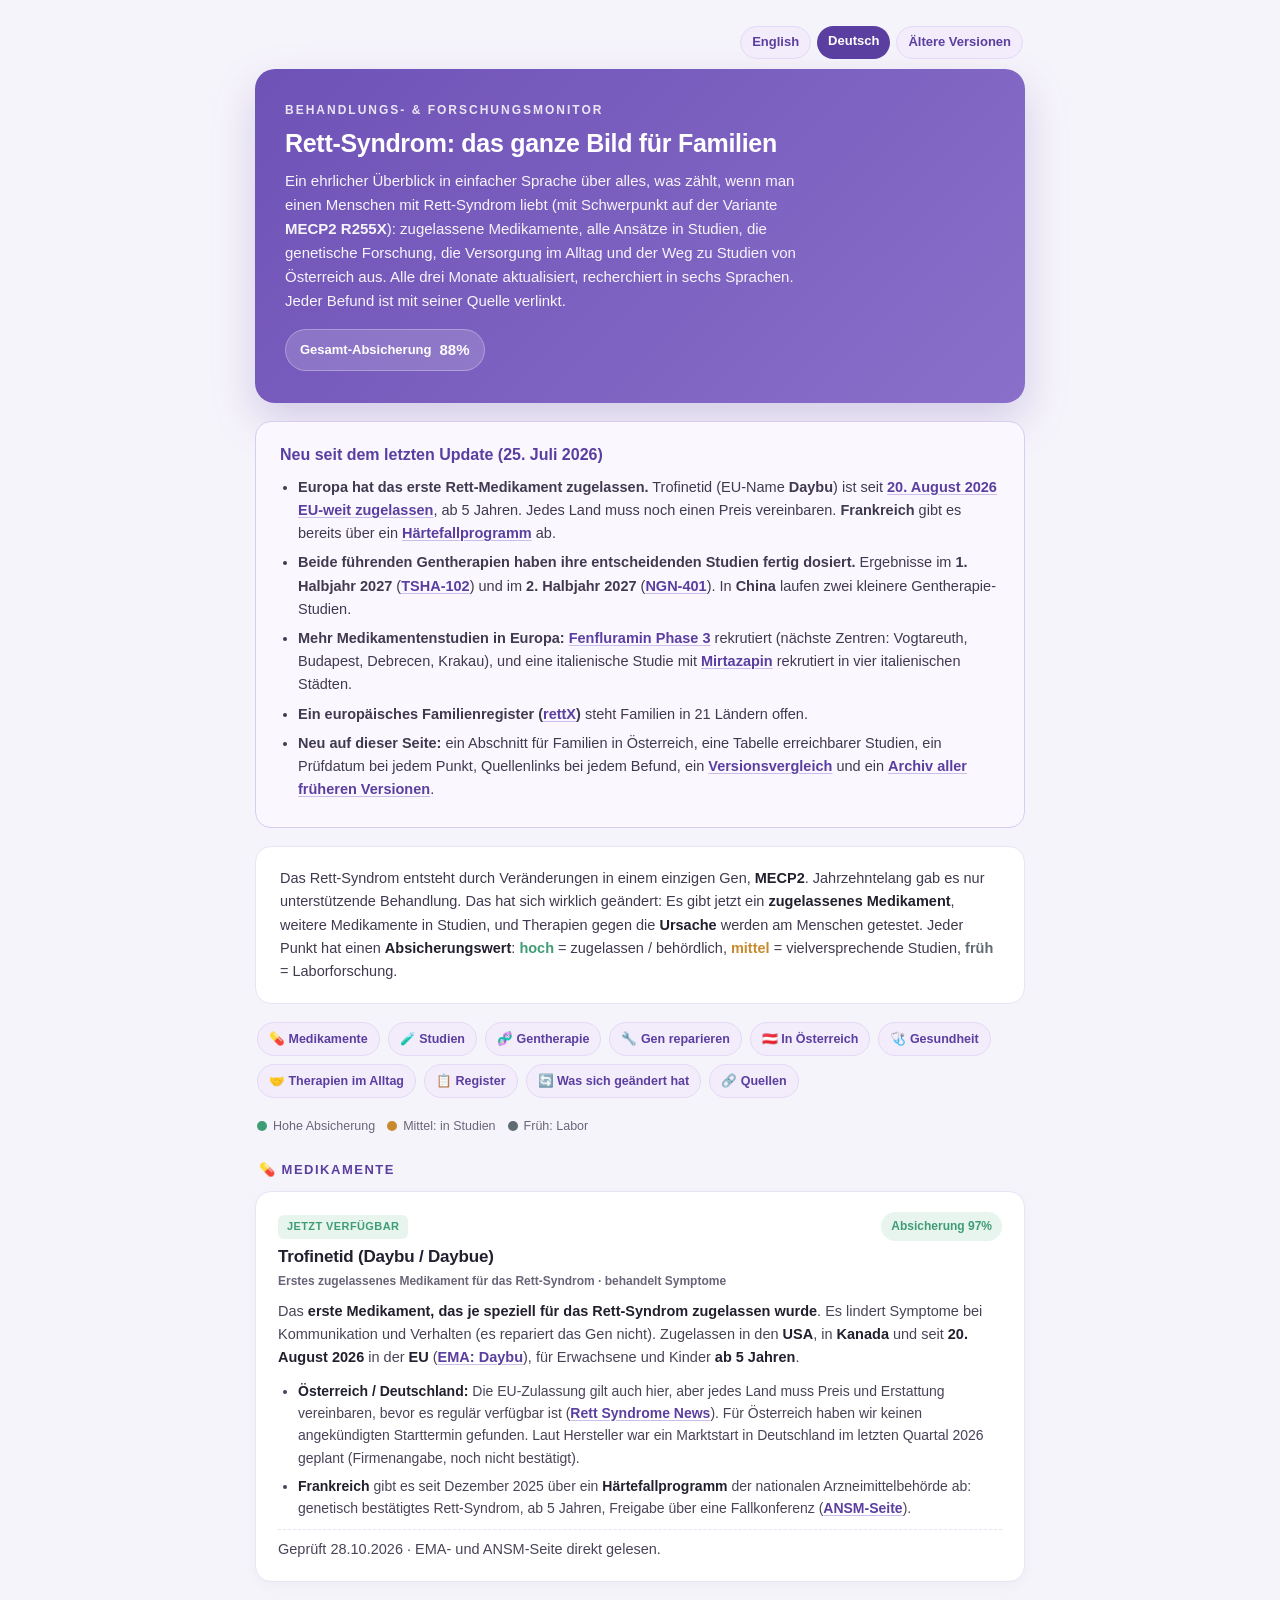
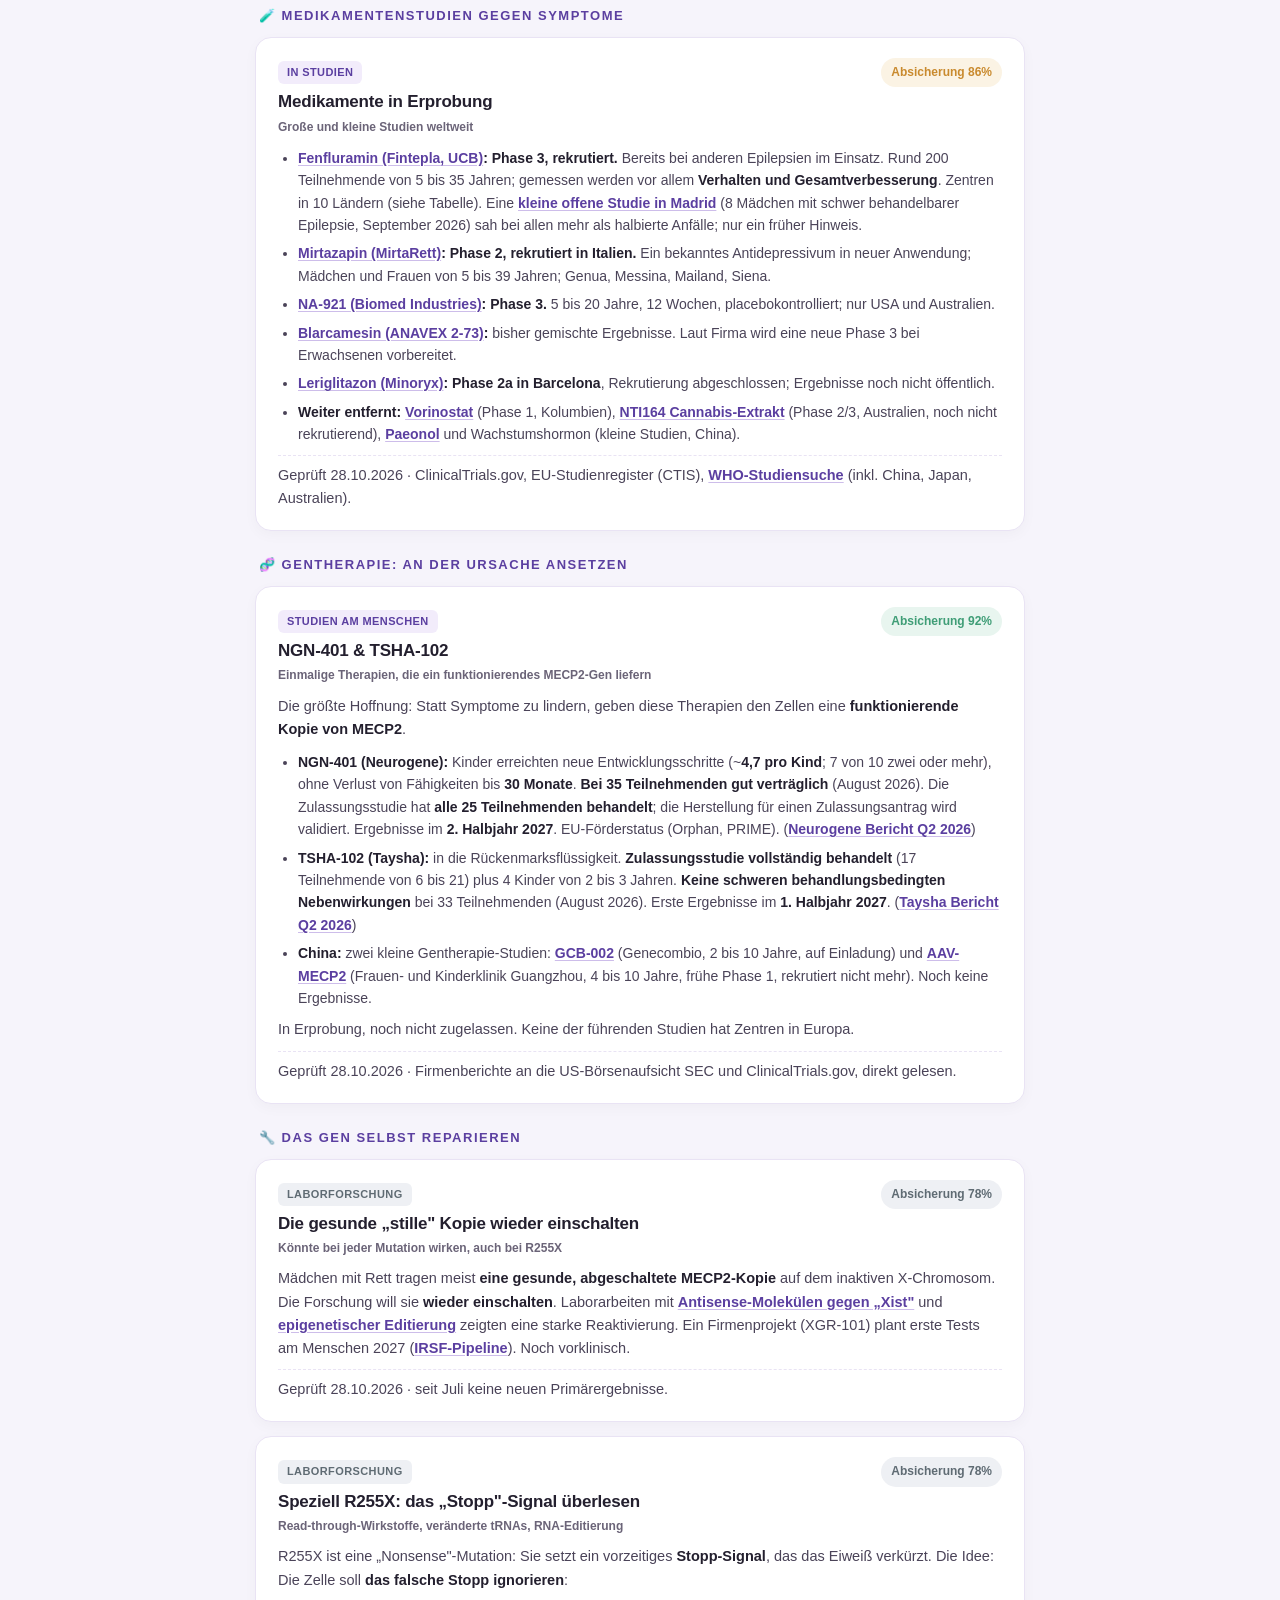
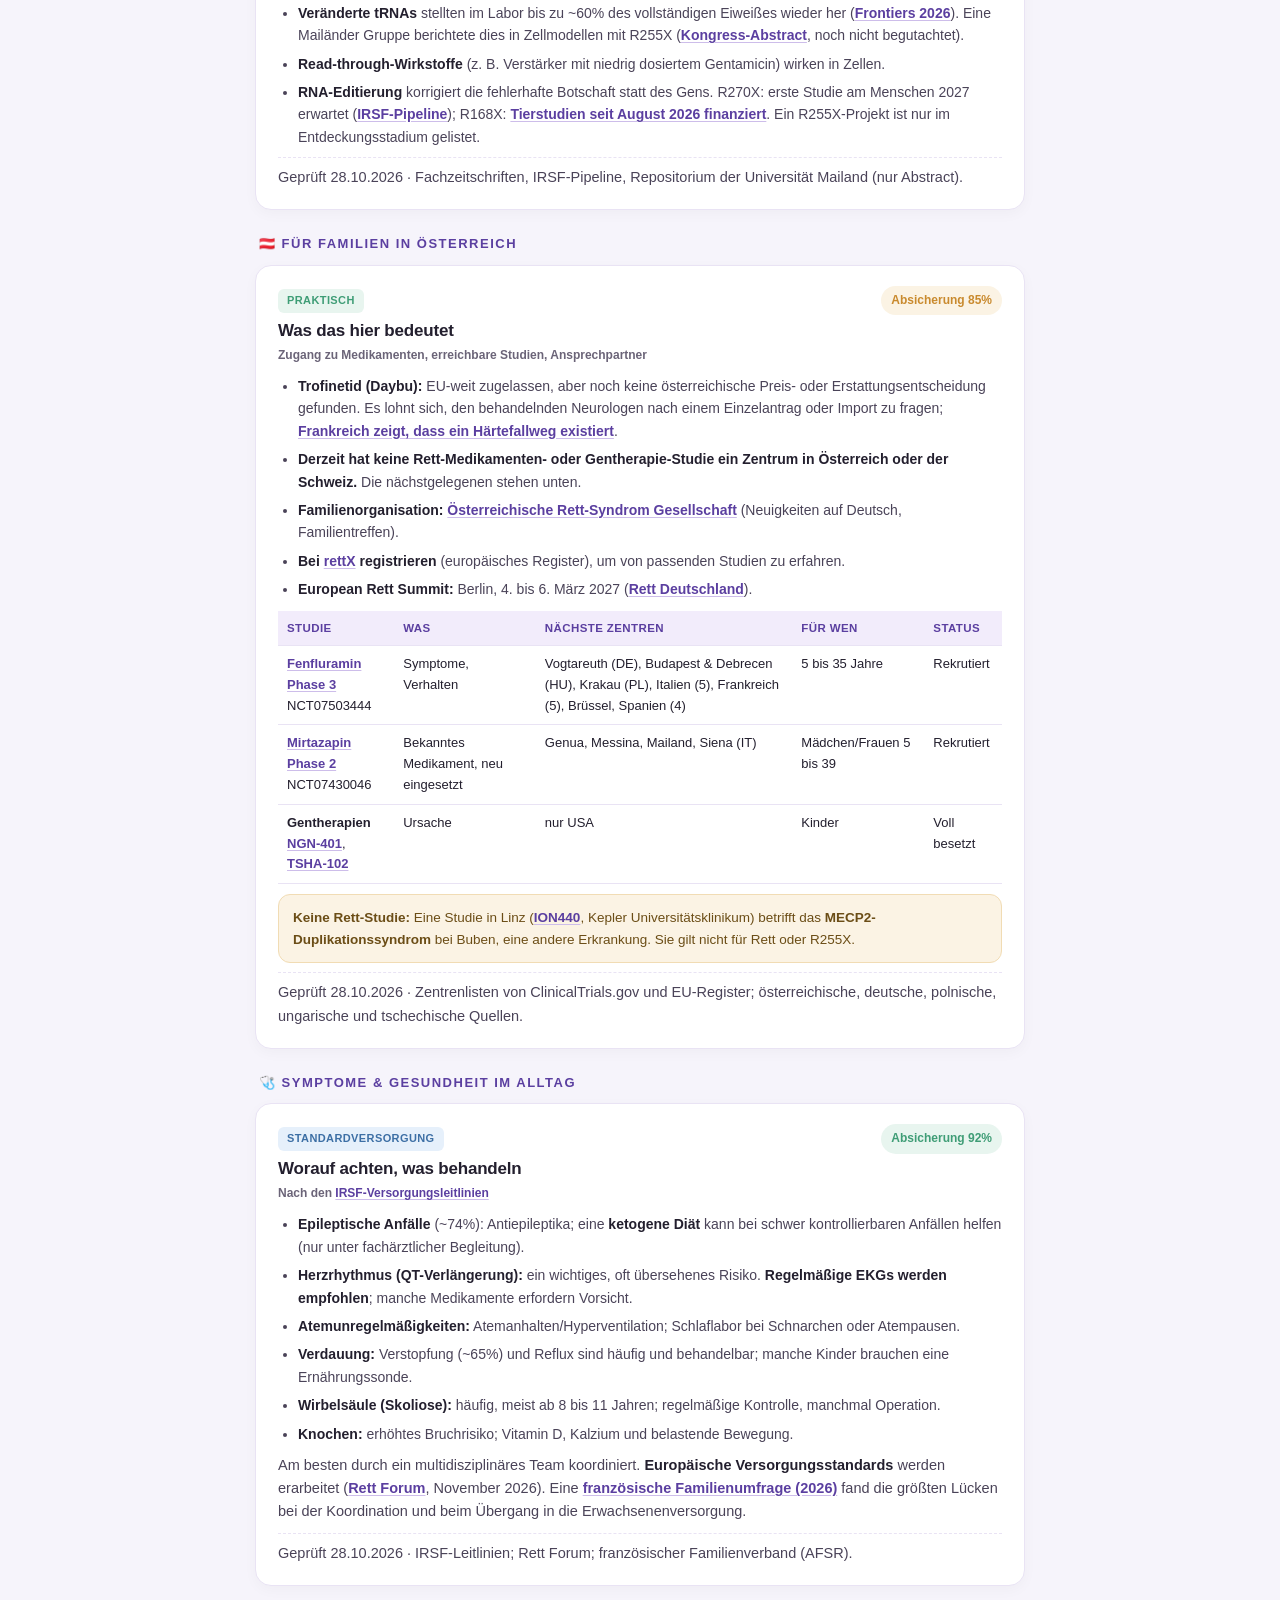
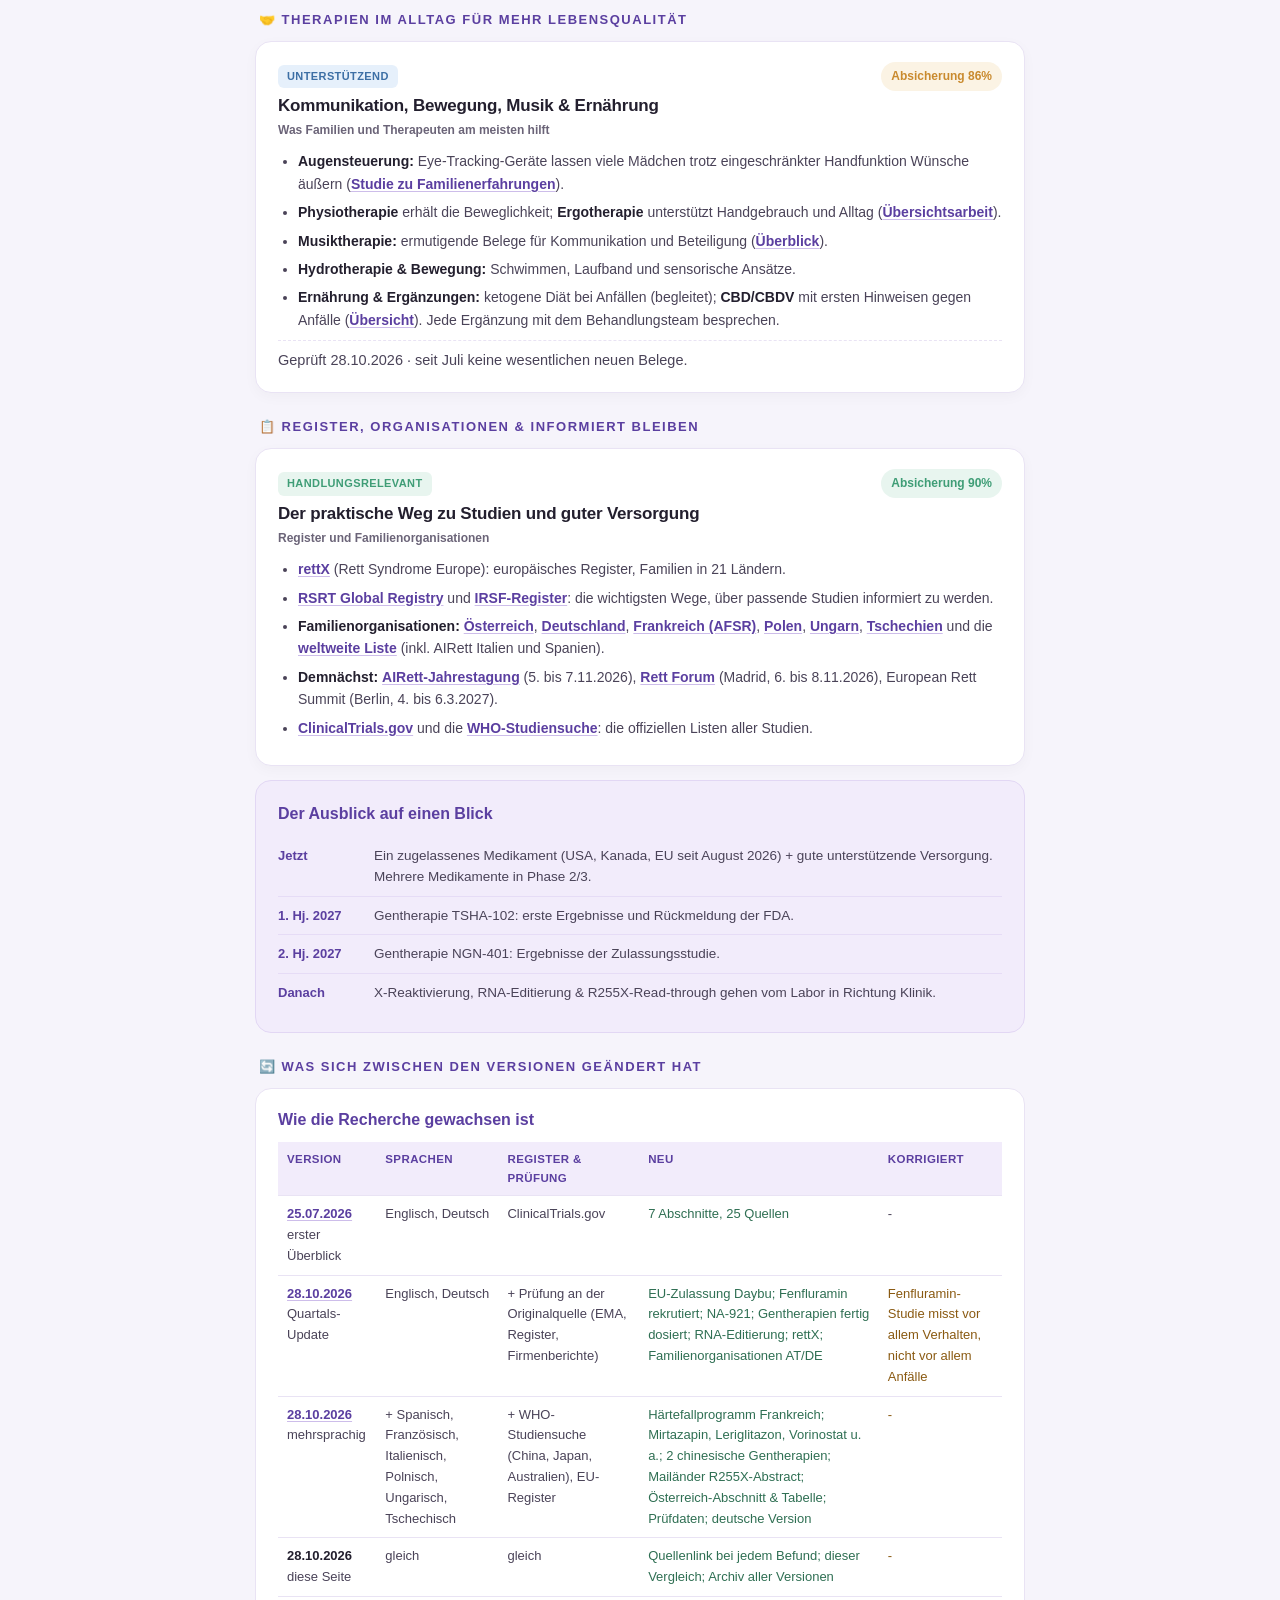
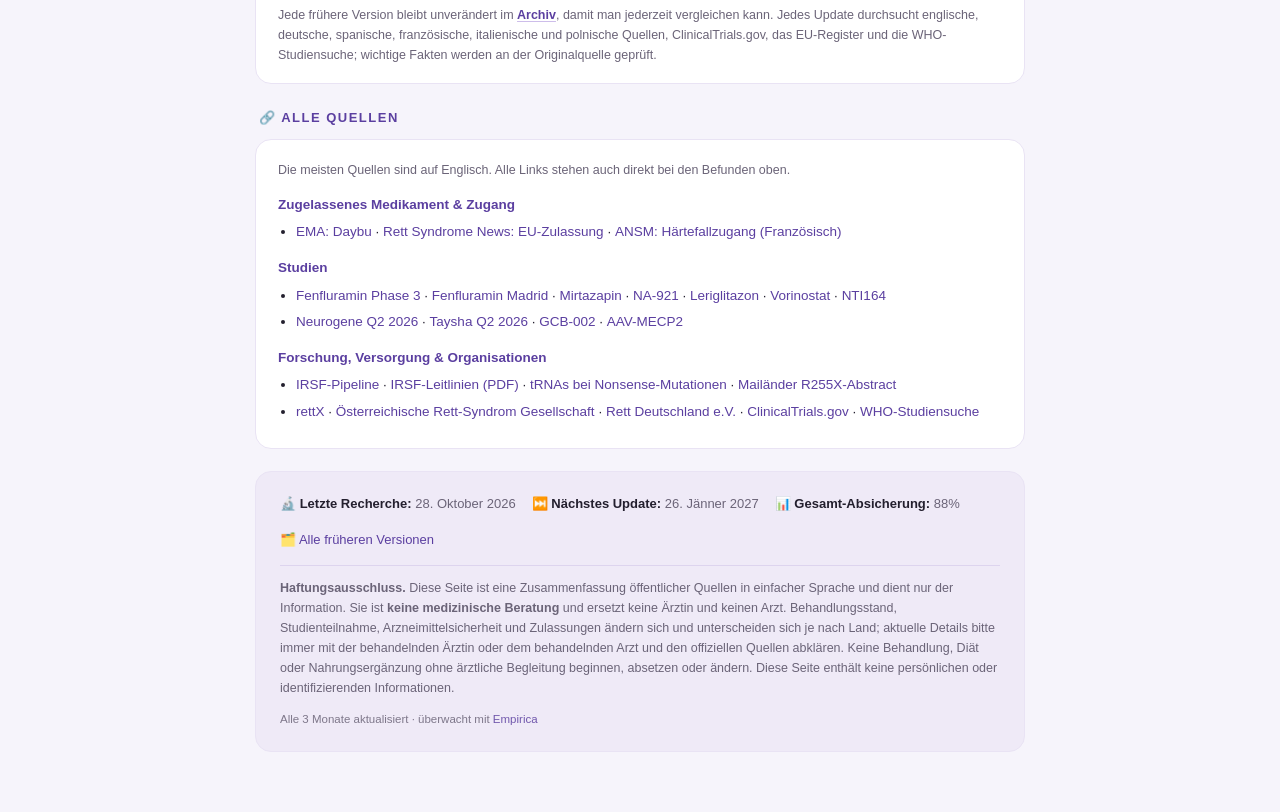
<file: de/index.html>
<!doctype html>
<html lang="de">
<head>
<meta charset="utf-8">
<meta name="viewport" content="width=device-width, initial-scale=1">
<meta name="robots" content="noindex, nofollow">
<title>Rett-Syndrom (MECP2 · R255X) - Behandlungs- &amp; Forschungsmonitor</title>
<link rel="stylesheet" href="../style.css">
</head>
<body>
<div class="wrap">

  <div class="lang"><a href="../">English</a><span>Deutsch</span><a href="../archive/">Ältere Versionen</a></div>

  <div class="hero">
    <div class="eyebrow">Behandlungs- &amp; Forschungsmonitor</div>
    <h1>Rett-Syndrom: das ganze Bild für Familien</h1>
    <p>Ein ehrlicher Überblick in einfacher Sprache über alles, was zählt, wenn man einen Menschen mit Rett-Syndrom liebt (mit Schwerpunkt auf der Variante <b>MECP2 R255X</b>): zugelassene Medikamente, alle Ansätze in Studien, die genetische Forschung, die Versorgung im Alltag und der Weg zu Studien von Österreich aus. Alle drei Monate aktualisiert, recherchiert in sechs Sprachen. Jeder Befund ist mit seiner Quelle verlinkt.</p>
    <span class="ovr">Gesamt-Absicherung <b>88%</b></span>
  </div>

  <div class="new">
    <h2>Neu seit dem letzten Update (25. Juli 2026)</h2>
    <ul>
      <li><b>Europa hat das erste Rett-Medikament zugelassen.</b> Trofinetid (EU-Name <b>Daybu</b>) ist seit <a href="https://www.ema.europa.eu/en/medicines/human/EPAR/daybu" target="_blank" rel="noopener">20. August 2026 EU-weit zugelassen</a>, ab 5 Jahren. Jedes Land muss noch einen Preis vereinbaren. <b>Frankreich</b> gibt es bereits über ein <a href="https://ansm.sante.fr/tableau-acces-derogatoire/daybue" target="_blank" rel="noopener">Härtefallprogramm</a> ab.</li>
      <li><b>Beide führenden Gentherapien haben ihre entscheidenden Studien fertig dosiert.</b> Ergebnisse im <b>1. Halbjahr 2027</b> (<a href="https://www.sec.gov/Archives/edgar/data/0001806310/000119312526344594/d161230dex991.htm" target="_blank" rel="noopener">TSHA-102</a>) und im <b>2. Halbjahr 2027</b> (<a href="https://www.sec.gov/Archives/edgar/data/0001404644/000140464426000056/ngne_2qye26earningsrelease.htm" target="_blank" rel="noopener">NGN-401</a>). In <b>China</b> laufen zwei kleinere Gentherapie-Studien.</li>
      <li><b>Mehr Medikamentenstudien in Europa:</b> <a href="https://clinicaltrials.gov/study/NCT07503444" target="_blank" rel="noopener">Fenfluramin Phase 3</a> rekrutiert (nächste Zentren: Vogtareuth, Budapest, Debrecen, Krakau), und eine italienische Studie mit <a href="https://clinicaltrials.gov/study/NCT07430046" target="_blank" rel="noopener">Mirtazapin</a> rekrutiert in vier italienischen Städten.</li>
      <li><b>Ein europäisches Familienregister (<a href="https://rettsyndrome.eu/rettx/" target="_blank" rel="noopener">rettX</a>)</b> steht Familien in 21 Ländern offen.</li>
      <li><b>Neu auf dieser Seite:</b> ein Abschnitt für Familien in Österreich, eine Tabelle erreichbarer Studien, ein Prüfdatum bei jedem Punkt, Quellenlinks bei jedem Befund, ein <a href="#delta">Versionsvergleich</a> und ein <a href="../archive/">Archiv aller früheren Versionen</a>.</li>
    </ul>
  </div>

  <div class="intro">
    Das Rett-Syndrom entsteht durch Veränderungen in einem einzigen Gen, <b>MECP2</b>. Jahrzehntelang gab es nur unterstützende Behandlung. Das hat sich wirklich geändert: Es gibt jetzt ein <b>zugelassenes Medikament</b>, weitere Medikamente in Studien, und Therapien gegen die <b>Ursache</b> werden am Menschen getestet. Jeder Punkt hat einen <b>Absicherungswert</b>: <span style="color:var(--good);font-weight:600">hoch</span> = zugelassen / behördlich, <span style="color:var(--warn);font-weight:600">mittel</span> = vielversprechende Studien, <span style="color:var(--early);font-weight:600">früh</span> = Laborforschung.
  </div>

  <div class="toc">
    <a href="#meds">💊 Medikamente</a>
    <a href="#trials">🧪 Studien</a>
    <a href="#gene">🧬 Gentherapie</a>
    <a href="#root">🔧 Gen reparieren</a>
    <a href="#austria">🇦🇹 In Österreich</a>
    <a href="#care">🩺 Gesundheit</a>
    <a href="#therapies">🤝 Therapien im Alltag</a>
    <a href="#access">📋 Register</a>
    <a href="#delta">🔄 Was sich geändert hat</a>
    <a href="#sources">🔗 Quellen</a>
  </div>

  <div class="legend">
    <span class="k"><span class="dot" style="background:var(--good)"></span> Hohe Absicherung</span>
    <span class="k"><span class="dot" style="background:var(--warn)"></span> Mittel: in Studien</span>
    <span class="k"><span class="dot" style="background:var(--early)"></span> Früh: Labor</span>
  </div>

  <div class="sec-h" id="meds">💊 Medikamente</div>

  <div class="card">
    <div class="top">
      <div><span class="pill p-now">Jetzt verfügbar</span><h2>Trofinetid (Daybu / Daybue)</h2>
        <div class="stage">Erstes zugelassenes Medikament für das Rett-Syndrom · behandelt Symptome</div></div>
      <span class="verif v-hi">Absicherung 97%</span>
    </div>
    <p>Das <b>erste Medikament, das je speziell für das Rett-Syndrom zugelassen wurde</b>. Es lindert Symptome bei Kommunikation und Verhalten (es repariert das Gen nicht). Zugelassen in den <b>USA</b>, in <b>Kanada</b> und seit <b>20. August 2026</b> in der <b>EU</b> (<a href="https://www.ema.europa.eu/en/medicines/human/EPAR/daybu" target="_blank" rel="noopener">EMA: Daybu</a>), für Erwachsene und Kinder <b>ab 5 Jahren</b>.</p>
    <ul>
      <li><b>Österreich / Deutschland:</b> Die EU-Zulassung gilt auch hier, aber jedes Land muss Preis und Erstattung vereinbaren, bevor es regulär verfügbar ist (<a href="https://rettsyndromenews.com/news/daybu-wins-approval-european-union-first-rett-syndrome-treatment/" target="_blank" rel="noopener">Rett Syndrome News</a>). Für Österreich haben wir keinen angekündigten Starttermin gefunden. Laut Hersteller war ein Marktstart in Deutschland im letzten Quartal 2026 geplant (Firmenangabe, noch nicht bestätigt).</li>
      <li><b>Frankreich</b> gibt es seit Dezember 2025 über ein <b>Härtefallprogramm</b> der nationalen Arzneimittelbehörde ab: genetisch bestätigtes Rett-Syndrom, ab 5 Jahren, Freigabe über eine Fallkonferenz (<a href="https://ansm.sante.fr/tableau-acces-derogatoire/daybue" target="_blank" rel="noopener">ANSM-Seite</a>).</li>
    </ul>
    <p class="checked">Geprüft 28.10.2026 · EMA- und ANSM-Seite direkt gelesen.</p>
  </div>

  <div class="sec-h" id="trials">🧪 Medikamentenstudien gegen Symptome</div>

  <div class="card">
    <div class="top">
      <div><span class="pill p-soon">In Studien</span><h2>Medikamente in Erprobung</h2>
        <div class="stage">Große und kleine Studien weltweit</div></div>
      <span class="verif v-md">Absicherung 86%</span>
    </div>
    <ul>
      <li><b><a href="https://clinicaltrials.gov/study/NCT07503444" target="_blank" rel="noopener">Fenfluramin (Fintepla, UCB)</a>: Phase 3, rekrutiert.</b> Bereits bei anderen Epilepsien im Einsatz. Rund 200 Teilnehmende von 5 bis 35 Jahren; gemessen werden vor allem <b>Verhalten und Gesamtverbesserung</b>. Zentren in 10 Ländern (siehe Tabelle). Eine <a href="https://doi.org/10.1002/epi4.70355" target="_blank" rel="noopener">kleine offene Studie in Madrid</a> (8 Mädchen mit schwer behandelbarer Epilepsie, September 2026) sah bei allen mehr als halbierte Anfälle; nur ein früher Hinweis.</li>
      <li><b><a href="https://clinicaltrials.gov/study/NCT07430046" target="_blank" rel="noopener">Mirtazapin (MirtaRett)</a>: Phase 2, rekrutiert in Italien.</b> Ein bekanntes Antidepressivum in neuer Anwendung; Mädchen und Frauen von 5 bis 39 Jahren; Genua, Messina, Mailand, Siena.</li>
      <li><b><a href="https://clinicaltrials.gov/study/NCT06840496" target="_blank" rel="noopener">NA-921 (Biomed Industries)</a>: Phase 3.</b> 5 bis 20 Jahre, 12 Wochen, placebokontrolliert; nur USA und Australien.</li>
      <li><b><a href="https://clinicaltrials.gov/study/NCT04304482" target="_blank" rel="noopener">Blarcamesin (ANAVEX 2-73)</a>:</b> bisher gemischte Ergebnisse. Laut Firma wird eine neue Phase 3 bei Erwachsenen vorbereitet.</li>
      <li><b><a href="https://www.ctis.eu/trial/2024-514684-26-00" target="_blank" rel="noopener">Leriglitazon (Minoryx)</a>: Phase 2a in Barcelona</b>, Rekrutierung abgeschlossen; Ergebnisse noch nicht öffentlich.</li>
      <li><b>Weiter entfernt:</b> <a href="https://clinicaltrials.gov/study/NCT07150013" target="_blank" rel="noopener">Vorinostat</a> (Phase 1, Kolumbien), <a href="https://clinicaltrials.gov/study/NCT07257978" target="_blank" rel="noopener">NTI164 Cannabis-Extrakt</a> (Phase 2/3, Australien, noch nicht rekrutierend), <a href="https://www.chictr.org.cn/showproj.html?proj=343345" target="_blank" rel="noopener">Paeonol</a> und Wachstumshormon (kleine Studien, China).</li>
    </ul>
    <p class="checked">Geprüft 28.10.2026 · ClinicalTrials.gov, EU-Studienregister (CTIS), <a href="https://trialsearch.who.int/" target="_blank" rel="noopener">WHO-Studiensuche</a> (inkl. China, Japan, Australien).</p>
  </div>

  <div class="sec-h" id="gene">🧬 Gentherapie: an der Ursache ansetzen</div>

  <div class="card">
    <div class="top">
      <div><span class="pill p-soon">Studien am Menschen</span><h2>NGN-401 &amp; TSHA-102</h2>
        <div class="stage">Einmalige Therapien, die ein funktionierendes MECP2-Gen liefern</div></div>
      <span class="verif v-hi">Absicherung 92%</span>
    </div>
    <p>Die größte Hoffnung: Statt Symptome zu lindern, geben diese Therapien den Zellen eine <b>funktionierende Kopie von MECP2</b>.</p>
    <ul>
      <li><b>NGN-401 (Neurogene):</b> Kinder erreichten neue Entwicklungsschritte (~<b>4,7 pro Kind</b>; 7 von 10 zwei oder mehr), ohne Verlust von Fähigkeiten bis <b>30 Monate</b>. <b>Bei 35 Teilnehmenden gut verträglich</b> (August 2026). Die Zulassungsstudie hat <b>alle 25 Teilnehmenden behandelt</b>; die Herstellung für einen Zulassungsantrag wird validiert. Ergebnisse im <b>2. Halbjahr 2027</b>. EU-Förderstatus (Orphan, PRIME). (<a href="https://www.sec.gov/Archives/edgar/data/0001404644/000140464426000056/ngne_2qye26earningsrelease.htm" target="_blank" rel="noopener">Neurogene Bericht Q2 2026</a>)</li>
      <li><b>TSHA-102 (Taysha):</b> in die Rückenmarksflüssigkeit. <b>Zulassungsstudie vollständig behandelt</b> (17 Teilnehmende von 6 bis 21) plus 4 Kinder von 2 bis 3 Jahren. <b>Keine schweren behandlungsbedingten Nebenwirkungen</b> bei 33 Teilnehmenden (August 2026). Erste Ergebnisse im <b>1. Halbjahr 2027</b>. (<a href="https://www.sec.gov/Archives/edgar/data/0001806310/000119312526344594/d161230dex991.htm" target="_blank" rel="noopener">Taysha Bericht Q2 2026</a>)</li>
      <li><b>China:</b> zwei kleine Gentherapie-Studien: <a href="https://clinicaltrials.gov/study/NCT06739434" target="_blank" rel="noopener">GCB-002</a> (Genecombio, 2 bis 10 Jahre, auf Einladung) und <a href="https://clinicaltrials.gov/study/NCT06856759" target="_blank" rel="noopener">AAV-MECP2</a> (Frauen- und Kinderklinik Guangzhou, 4 bis 10 Jahre, frühe Phase 1, rekrutiert nicht mehr). Noch keine Ergebnisse.</li>
    </ul>
    <p class="note">In Erprobung, noch nicht zugelassen. Keine der führenden Studien hat Zentren in Europa.</p>
    <p class="checked">Geprüft 28.10.2026 · Firmenberichte an die US-Börsenaufsicht SEC und ClinicalTrials.gov, direkt gelesen.</p>
  </div>

  <div class="sec-h" id="root">🔧 Das Gen selbst reparieren</div>

  <div class="card">
    <div class="top">
      <div><span class="pill p-early">Laborforschung</span><h2>Die gesunde „stille" Kopie wieder einschalten</h2>
        <div class="stage">Könnte bei jeder Mutation wirken, auch bei R255X</div></div>
      <span class="verif v-lo">Absicherung 78%</span>
    </div>
    <p>Mädchen mit Rett tragen meist <b>eine gesunde, abgeschaltete MECP2-Kopie</b> auf dem inaktiven X-Chromosom. Die Forschung will sie <b>wieder einschalten</b>. Laborarbeiten mit <a href="https://pmc.ncbi.nlm.nih.gov/articles/PMC9915138/" target="_blank" rel="noopener">Antisense-Molekülen gegen „Xist"</a> und <a href="https://www.science.org/doi/10.1126/scitranslmed.add4666" target="_blank" rel="noopener">epigenetischer Editierung</a> zeigten eine starke Reaktivierung. Ein Firmenprojekt (XGR-101) plant erste Tests am Menschen 2027 (<a href="https://www.rettsyndrome.org/about-rett-syndrome/pipeline/" target="_blank" rel="noopener">IRSF-Pipeline</a>). Noch vorklinisch.</p>
    <p class="checked">Geprüft 28.10.2026 · seit Juli keine neuen Primärergebnisse.</p>
  </div>

  <div class="card">
    <div class="top">
      <div><span class="pill p-early">Laborforschung</span><h2>Speziell R255X: das „Stopp"-Signal überlesen</h2>
        <div class="stage">Read-through-Wirkstoffe, veränderte tRNAs, RNA-Editierung</div></div>
      <span class="verif v-lo">Absicherung 78%</span>
    </div>
    <p>R255X ist eine „Nonsense"-Mutation: Sie setzt ein vorzeitiges <b>Stopp-Signal</b>, das das Eiweiß verkürzt. Die Idee: Die Zelle soll <b>das falsche Stopp ignorieren</b>:</p>
    <ul>
      <li><b>Veränderte tRNAs</b> stellten im Labor bis zu ~60% des vollständigen Eiweißes wieder her (<a href="https://www.frontiersin.org/journals/neurology/articles/10.3389/fneur.2026.1778877/full" target="_blank" rel="noopener">Frontiers 2026</a>). Eine Mailänder Gruppe berichtete dies in Zellmodellen mit R255X (<a href="https://air.unimi.it/handle/2434/1172875" target="_blank" rel="noopener">Kongress-Abstract</a>, noch nicht begutachtet).</li>
      <li><b>Read-through-Wirkstoffe</b> (z. B. Verstärker mit niedrig dosiertem Gentamicin) wirken in Zellen.</li>
      <li><b>RNA-Editierung</b> korrigiert die fehlerhafte Botschaft statt des Gens. R270X: erste Studie am Menschen 2027 erwartet (<a href="https://www.rettsyndrome.org/about-rett-syndrome/pipeline/" target="_blank" rel="noopener">IRSF-Pipeline</a>); R168X: <a href="https://www.globenewswire.com/news-release/2026/08/06/3340008/0/en/Shape-Therapeutics-and-Rett-Syndrome-Research-Trust-Announce-Partnership-to-Advance-a-One-Time-AI-Designed-RNA-Editing-Therapy-for-Rett-Syndrome.html" target="_blank" rel="noopener">Tierstudien seit August 2026 finanziert</a>. Ein R255X-Projekt ist nur im Entdeckungsstadium gelistet.</li>
    </ul>
    <p class="checked">Geprüft 28.10.2026 · Fachzeitschriften, IRSF-Pipeline, Repositorium der Universität Mailand (nur Abstract).</p>
  </div>

  <div class="sec-h" id="austria">🇦🇹 Für Familien in Österreich</div>

  <div class="card">
    <div class="top">
      <div><span class="pill p-now">Praktisch</span><h2>Was das hier bedeutet</h2>
        <div class="stage">Zugang zu Medikamenten, erreichbare Studien, Ansprechpartner</div></div>
      <span class="verif v-md">Absicherung 85%</span>
    </div>
    <ul>
      <li><b>Trofinetid (Daybu):</b> EU-weit zugelassen, aber noch keine österreichische Preis- oder Erstattungsentscheidung gefunden. Es lohnt sich, den behandelnden Neurologen nach einem Einzelantrag oder Import zu fragen; <a href="https://ansm.sante.fr/tableau-acces-derogatoire/daybue" target="_blank" rel="noopener">Frankreich zeigt, dass ein Härtefallweg existiert</a>.</li>
      <li><b>Derzeit hat keine Rett-Medikamenten- oder Gentherapie-Studie ein Zentrum in Österreich oder der Schweiz.</b> Die nächstgelegenen stehen unten.</li>
      <li><b>Familienorganisation:</b> <a href="https://www.rett-syndrom.at/" target="_blank" rel="noopener">Österreichische Rett-Syndrom Gesellschaft</a> (Neuigkeiten auf Deutsch, Familientreffen).</li>
      <li><b>Bei <a href="https://rettsyndrome.eu/rettx/" target="_blank" rel="noopener">rettX</a> registrieren</b> (europäisches Register), um von passenden Studien zu erfahren.</li>
      <li><b>European Rett Summit:</b> Berlin, 4. bis 6. März 2027 (<a href="https://www.rett.de/" target="_blank" rel="noopener">Rett Deutschland</a>).</li>
    </ul>
    <div class="tbl-wrap">
      <table>
        <tr><th>Studie</th><th>Was</th><th>Nächste Zentren</th><th>Für wen</th><th>Status</th></tr>
        <tr><td><b><a href="https://clinicaltrials.gov/study/NCT07503444" target="_blank" rel="noopener">Fenfluramin Phase 3</a></b><br>NCT07503444</td><td>Symptome, Verhalten</td><td>Vogtareuth (DE), Budapest &amp; Debrecen (HU), Krakau (PL), Italien (5), Frankreich (5), Brüssel, Spanien (4)</td><td>5 bis 35 Jahre</td><td>Rekrutiert</td></tr>
        <tr><td><b><a href="https://clinicaltrials.gov/study/NCT07430046" target="_blank" rel="noopener">Mirtazapin Phase 2</a></b><br>NCT07430046</td><td>Bekanntes Medikament, neu eingesetzt</td><td>Genua, Messina, Mailand, Siena (IT)</td><td>Mädchen/Frauen 5 bis 39</td><td>Rekrutiert</td></tr>
        <tr><td><b>Gentherapien</b><br><a href="https://www.sec.gov/Archives/edgar/data/0001404644/000140464426000056/ngne_2qye26earningsrelease.htm" target="_blank" rel="noopener">NGN-401</a>, <a href="https://www.sec.gov/Archives/edgar/data/0001806310/000119312526344594/d161230dex991.htm" target="_blank" rel="noopener">TSHA-102</a></td><td>Ursache</td><td>nur USA</td><td>Kinder</td><td>Voll besetzt</td></tr>
      </table>
    </div>
    <div class="warnbox"><b>Keine Rett-Studie:</b> Eine Studie in Linz (<a href="https://clinicaltrials.gov/study/NCT06430385" target="_blank" rel="noopener">ION440</a>, Kepler Universitätsklinikum) betrifft das <b>MECP2-Duplikationssyndrom</b> bei Buben, eine andere Erkrankung. Sie gilt nicht für Rett oder R255X.</div>
    <p class="checked">Geprüft 28.10.2026 · Zentrenlisten von ClinicalTrials.gov und EU-Register; österreichische, deutsche, polnische, ungarische und tschechische Quellen.</p>
  </div>

  <div class="sec-h" id="care">🩺 Symptome &amp; Gesundheit im Alltag</div>

  <div class="card">
    <div class="top">
      <div><span class="pill p-care">Standardversorgung</span><h2>Worauf achten, was behandeln</h2>
        <div class="stage">Nach den <a href="https://www.rettsyndrome.org/wp-content/uploads/2024/12/Comprehensive-Care-Guidelines_digital.pdf" target="_blank" rel="noopener">IRSF-Versorgungsleitlinien</a></div></div>
      <span class="verif v-hi">Absicherung 92%</span>
    </div>
    <ul>
      <li><b>Epileptische Anfälle</b> (~74%): Antiepileptika; eine <b>ketogene Diät</b> kann bei schwer kontrollierbaren Anfällen helfen (nur unter fachärztlicher Begleitung).</li>
      <li><b>Herzrhythmus (QT-Verlängerung):</b> ein wichtiges, oft übersehenes Risiko. <b>Regelmäßige EKGs werden empfohlen</b>; manche Medikamente erfordern Vorsicht.</li>
      <li><b>Atemunregelmäßigkeiten:</b> Atemanhalten/Hyperventilation; Schlaflabor bei Schnarchen oder Atempausen.</li>
      <li><b>Verdauung:</b> Verstopfung (~65%) und Reflux sind häufig und behandelbar; manche Kinder brauchen eine Ernährungssonde.</li>
      <li><b>Wirbelsäule (Skoliose):</b> häufig, meist ab 8 bis 11 Jahren; regelmäßige Kontrolle, manchmal Operation.</li>
      <li><b>Knochen:</b> erhöhtes Bruchrisiko; Vitamin D, Kalzium und belastende Bewegung.</li>
    </ul>
    <p class="note">Am besten durch ein multidisziplinäres Team koordiniert. <b>Europäische Versorgungsstandards</b> werden erarbeitet (<a href="https://rettforum.eu/" target="_blank" rel="noopener">Rett Forum</a>, November 2026). Eine <a href="https://afsr.fr/vivre-avec-le-syndrome-de-rett/etude-sur-la-prise-en-charge-2026" target="_blank" rel="noopener">französische Familienumfrage (2026)</a> fand die größten Lücken bei der Koordination und beim Übergang in die Erwachsenenversorgung.</p>
    <p class="checked">Geprüft 28.10.2026 · IRSF-Leitlinien; Rett Forum; französischer Familienverband (AFSR).</p>
  </div>

  <div class="sec-h" id="therapies">🤝 Therapien im Alltag für mehr Lebensqualität</div>

  <div class="card">
    <div class="top">
      <div><span class="pill p-care">Unterstützend</span><h2>Kommunikation, Bewegung, Musik &amp; Ernährung</h2>
        <div class="stage">Was Familien und Therapeuten am meisten hilft</div></div>
      <span class="verif v-md">Absicherung 86%</span>
    </div>
    <ul>
      <li><b>Augensteuerung:</b> Eye-Tracking-Geräte lassen viele Mädchen trotz eingeschränkter Handfunktion Wünsche äußern (<a href="https://www.ncbi.nlm.nih.gov/pmc/articles/PMC4785214/" target="_blank" rel="noopener">Studie zu Familienerfahrungen</a>).</li>
      <li><b>Physiotherapie</b> erhält die Beweglichkeit; <b>Ergotherapie</b> unterstützt Handgebrauch und Alltag (<a href="https://www.ncbi.nlm.nih.gov/pmc/articles/PMC7407501/" target="_blank" rel="noopener">Übersichtsarbeit</a>).</li>
      <li><b>Musiktherapie:</b> ermutigende Belege für Kommunikation und Beteiligung (<a href="https://rettsyndromenews.com/music-therapy/" target="_blank" rel="noopener">Überblick</a>).</li>
      <li><b>Hydrotherapie &amp; Bewegung:</b> Schwimmen, Laufband und sensorische Ansätze.</li>
      <li><b>Ernährung &amp; Ergänzungen:</b> ketogene Diät bei Anfällen (begleitet); <b>CBD/CBDV</b> mit ersten Hinweisen gegen Anfälle (<a href="https://pmc.ncbi.nlm.nih.gov/articles/PMC6614559/" target="_blank" rel="noopener">Übersicht</a>). Jede Ergänzung mit dem Behandlungsteam besprechen.</li>
    </ul>
    <p class="checked">Geprüft 28.10.2026 · seit Juli keine wesentlichen neuen Belege.</p>
  </div>

  <div class="sec-h" id="access">📋 Register, Organisationen &amp; informiert bleiben</div>

  <div class="card">
    <div class="top">
      <div><span class="pill p-now">Handlungsrelevant</span><h2>Der praktische Weg zu Studien und guter Versorgung</h2>
        <div class="stage">Register und Familienorganisationen</div></div>
      <span class="verif v-hi">Absicherung 90%</span>
    </div>
    <ul>
      <li><b><a href="https://rettsyndrome.eu/rettx/" target="_blank" rel="noopener">rettX</a></b> (Rett Syndrome Europe): europäisches Register, Familien in 21 Ländern.</li>
      <li><b><a href="https://reverserett.org/global-registry/" target="_blank" rel="noopener">RSRT Global Registry</a></b> und <b><a href="https://www.rettsyndrome.org/rett-syndrome-registry/" target="_blank" rel="noopener">IRSF-Register</a></b>: die wichtigsten Wege, über passende Studien informiert zu werden.</li>
      <li><b>Familienorganisationen:</b> <a href="https://www.rett-syndrom.at/" target="_blank" rel="noopener">Österreich</a>, <a href="https://www.rett.de/" target="_blank" rel="noopener">Deutschland</a>, <a href="https://afsr.fr/" target="_blank" rel="noopener">Frankreich (AFSR)</a>, <a href="https://rettsyndrome.pl/" target="_blank" rel="noopener">Polen</a>, <a href="https://rettszindroma.hu/" target="_blank" rel="noopener">Ungarn</a>, <a href="https://www.rett-cz.com/" target="_blank" rel="noopener">Tschechien</a> und die <a href="https://www.rettsyndrome.org/families/community-connections/" target="_blank" rel="noopener">weltweite Liste</a> (inkl. AIRett Italien und Spanien).</li>
      <li><b>Demnächst:</b> <a href="https://malattierare.marionegri.it/images/Convegni/Convegni_2026/programma-convegno_5-7_11_2026.pdf" target="_blank" rel="noopener">AIRett-Jahrestagung</a> (5. bis 7.11.2026), <a href="https://rettforum.eu/" target="_blank" rel="noopener">Rett Forum</a> (Madrid, 6. bis 8.11.2026), European Rett Summit (Berlin, 4. bis 6.3.2027).</li>
      <li><b><a href="https://clinicaltrials.gov/search?cond=Rett%20Syndrome" target="_blank" rel="noopener">ClinicalTrials.gov</a></b> und die <b><a href="https://trialsearch.who.int/" target="_blank" rel="noopener">WHO-Studiensuche</a></b>: die offiziellen Listen aller Studien.</li>
    </ul>
  </div>

  <div class="timeline">
    <h2>Der Ausblick auf einen Blick</h2>
    <div class="trow"><div class="when">Jetzt</div><div class="what">Ein zugelassenes Medikament (USA, Kanada, EU seit August 2026) + gute unterstützende Versorgung. Mehrere Medikamente in Phase 2/3.</div></div>
    <div class="trow"><div class="when">1. Hj. 2027</div><div class="what">Gentherapie TSHA-102: erste Ergebnisse und Rückmeldung der FDA.</div></div>
    <div class="trow"><div class="when">2. Hj. 2027</div><div class="what">Gentherapie NGN-401: Ergebnisse der Zulassungsstudie.</div></div>
    <div class="trow"><div class="when">Danach</div><div class="what">X-Reaktivierung, RNA-Editierung &amp; R255X-Read-through gehen vom Labor in Richtung Klinik.</div></div>
  </div>

  <div class="sec-h" id="delta">🔄 Was sich zwischen den Versionen geändert hat</div>
  <div class="delta">
    <h2>Wie die Recherche gewachsen ist</h2>
    <div class="tbl-wrap">
      <table>
        <tr><th>Version</th><th>Sprachen</th><th>Register &amp; Prüfung</th><th>Neu</th><th>Korrigiert</th></tr>
        <tr><td><b><a href="../archive/2026-07-25/">25.07.2026</a></b><br>erster Überblick</td><td>Englisch, Deutsch</td><td>ClinicalTrials.gov</td><td class="add">7 Abschnitte, 25 Quellen</td><td>-</td></tr>
        <tr><td><b><a href="../archive/2026-10-28-refresh/">28.10.2026</a></b><br>Quartals-Update</td><td>Englisch, Deutsch</td><td>+ Prüfung an der Originalquelle (EMA, Register, Firmenberichte)</td><td class="add">EU-Zulassung Daybu; Fenfluramin rekrutiert; NA-921; Gentherapien fertig dosiert; RNA-Editierung; rettX; Familienorganisationen AT/DE</td><td class="fix">Fenfluramin-Studie misst vor allem Verhalten, nicht vor allem Anfälle</td></tr>
        <tr><td><b><a href="../archive/2026-10-28-v2/de/">28.10.2026</a></b><br>mehrsprachig</td><td>+ Spanisch, Französisch, Italienisch, Polnisch, Ungarisch, Tschechisch</td><td>+ WHO-Studiensuche (China, Japan, Australien), EU-Register</td><td class="add">Härtefallprogramm Frankreich; Mirtazapin, Leriglitazon, Vorinostat u. a.; 2 chinesische Gentherapien; Mailänder R255X-Abstract; Österreich-Abschnitt &amp; Tabelle; Prüfdaten; deutsche Version</td><td class="fix">-</td></tr>
        <tr><td><b>28.10.2026</b><br>diese Seite</td><td>gleich</td><td>gleich</td><td class="add">Quellenlink bei jedem Befund; dieser Vergleich; Archiv aller Versionen</td><td class="fix">-</td></tr>
      </table>
    </div>
    <p class="note">Jede frühere Version bleibt unverändert im <a href="../archive/">Archiv</a>, damit man jederzeit vergleichen kann. Jedes Update durchsucht englische, deutsche, spanische, französische, italienische und polnische Quellen, ClinicalTrials.gov, das EU-Register und die WHO-Studiensuche; wichtige Fakten werden an der Originalquelle geprüft.</p>
  </div>

  <div class="sec-h" id="sources">🔗 Alle Quellen</div>
  <div class="src">
    <p class="note" style="margin-top:0">Die meisten Quellen sind auf Englisch. Alle Links stehen auch direkt bei den Befunden oben.</p>
    <h3>Zugelassenes Medikament &amp; Zugang</h3>
    <ul>
      <li><a href="https://www.ema.europa.eu/en/medicines/human/EPAR/daybu" target="_blank" rel="noopener">EMA: Daybu</a> · <a href="https://rettsyndromenews.com/news/daybu-wins-approval-european-union-first-rett-syndrome-treatment/" target="_blank" rel="noopener">Rett Syndrome News: EU-Zulassung</a> · <a href="https://ansm.sante.fr/tableau-acces-derogatoire/daybue" target="_blank" rel="noopener">ANSM: Härtefallzugang (Französisch)</a></li>
    </ul>
    <h3>Studien</h3>
    <ul>
      <li><a href="https://clinicaltrials.gov/study/NCT07503444" target="_blank" rel="noopener">Fenfluramin Phase 3</a> · <a href="https://doi.org/10.1002/epi4.70355" target="_blank" rel="noopener">Fenfluramin Madrid</a> · <a href="https://clinicaltrials.gov/study/NCT07430046" target="_blank" rel="noopener">Mirtazapin</a> · <a href="https://clinicaltrials.gov/study/NCT06840496" target="_blank" rel="noopener">NA-921</a> · <a href="https://www.ctis.eu/trial/2024-514684-26-00" target="_blank" rel="noopener">Leriglitazon</a> · <a href="https://clinicaltrials.gov/study/NCT07150013" target="_blank" rel="noopener">Vorinostat</a> · <a href="https://clinicaltrials.gov/study/NCT07257978" target="_blank" rel="noopener">NTI164</a></li>
      <li><a href="https://www.sec.gov/Archives/edgar/data/0001404644/000140464426000056/ngne_2qye26earningsrelease.htm" target="_blank" rel="noopener">Neurogene Q2 2026</a> · <a href="https://www.sec.gov/Archives/edgar/data/0001806310/000119312526344594/d161230dex991.htm" target="_blank" rel="noopener">Taysha Q2 2026</a> · <a href="https://clinicaltrials.gov/study/NCT06739434" target="_blank" rel="noopener">GCB-002</a> · <a href="https://clinicaltrials.gov/study/NCT06856759" target="_blank" rel="noopener">AAV-MECP2</a></li>
    </ul>
    <h3>Forschung, Versorgung &amp; Organisationen</h3>
    <ul>
      <li><a href="https://www.rettsyndrome.org/about-rett-syndrome/pipeline/" target="_blank" rel="noopener">IRSF-Pipeline</a> · <a href="https://www.rettsyndrome.org/wp-content/uploads/2024/12/Comprehensive-Care-Guidelines_digital.pdf" target="_blank" rel="noopener">IRSF-Leitlinien (PDF)</a> · <a href="https://www.frontiersin.org/journals/neurology/articles/10.3389/fneur.2026.1778877/full" target="_blank" rel="noopener">tRNAs bei Nonsense-Mutationen</a> · <a href="https://air.unimi.it/handle/2434/1172875" target="_blank" rel="noopener">Mailänder R255X-Abstract</a></li>
      <li><a href="https://rettsyndrome.eu/rettx/" target="_blank" rel="noopener">rettX</a> · <a href="https://www.rett-syndrom.at/" target="_blank" rel="noopener">Österreichische Rett-Syndrom Gesellschaft</a> · <a href="https://www.rett.de/" target="_blank" rel="noopener">Rett Deutschland e.V.</a> · <a href="https://clinicaltrials.gov/search?cond=Rett%20Syndrome" target="_blank" rel="noopener">ClinicalTrials.gov</a> · <a href="https://trialsearch.who.int/" target="_blank" rel="noopener">WHO-Studiensuche</a></li>
    </ul>
  </div>

  <div class="foot">
    <div class="runrow">
      <div>🔬 <b>Letzte Recherche:</b> 28. Oktober 2026</div>
      <div>⏭️ <b>Nächstes Update:</b> 26. Jänner 2027</div>
      <div>📊 <b>Gesamt-Absicherung:</b> 88%</div>
      <div>🗂️ <a href="../archive/">Alle früheren Versionen</a></div>
    </div>
    <div class="disc">
      <b>Haftungsausschluss.</b> Diese Seite ist eine Zusammenfassung öffentlicher Quellen in einfacher Sprache und dient nur der Information. Sie ist <b>keine medizinische Beratung</b> und ersetzt keine Ärztin und keinen Arzt. Behandlungsstand, Studienteilnahme, Arzneimittelsicherheit und Zulassungen ändern sich und unterscheiden sich je nach Land; aktuelle Details bitte immer mit der behandelnden Ärztin oder dem behandelnden Arzt und den offiziellen Quellen abklären. Keine Behandlung, Diät oder Nahrungsergänzung ohne ärztliche Begleitung beginnen, absetzen oder ändern. Diese Seite enthält keine persönlichen oder identifizierenden Informationen.
    </div>
    <div class="cred">Alle 3 Monate aktualisiert · überwacht mit <a href="https://getempirica.com" target="_blank" rel="noopener">Empirica</a></div>
  </div>

</div>
</body>
</html>
</file>
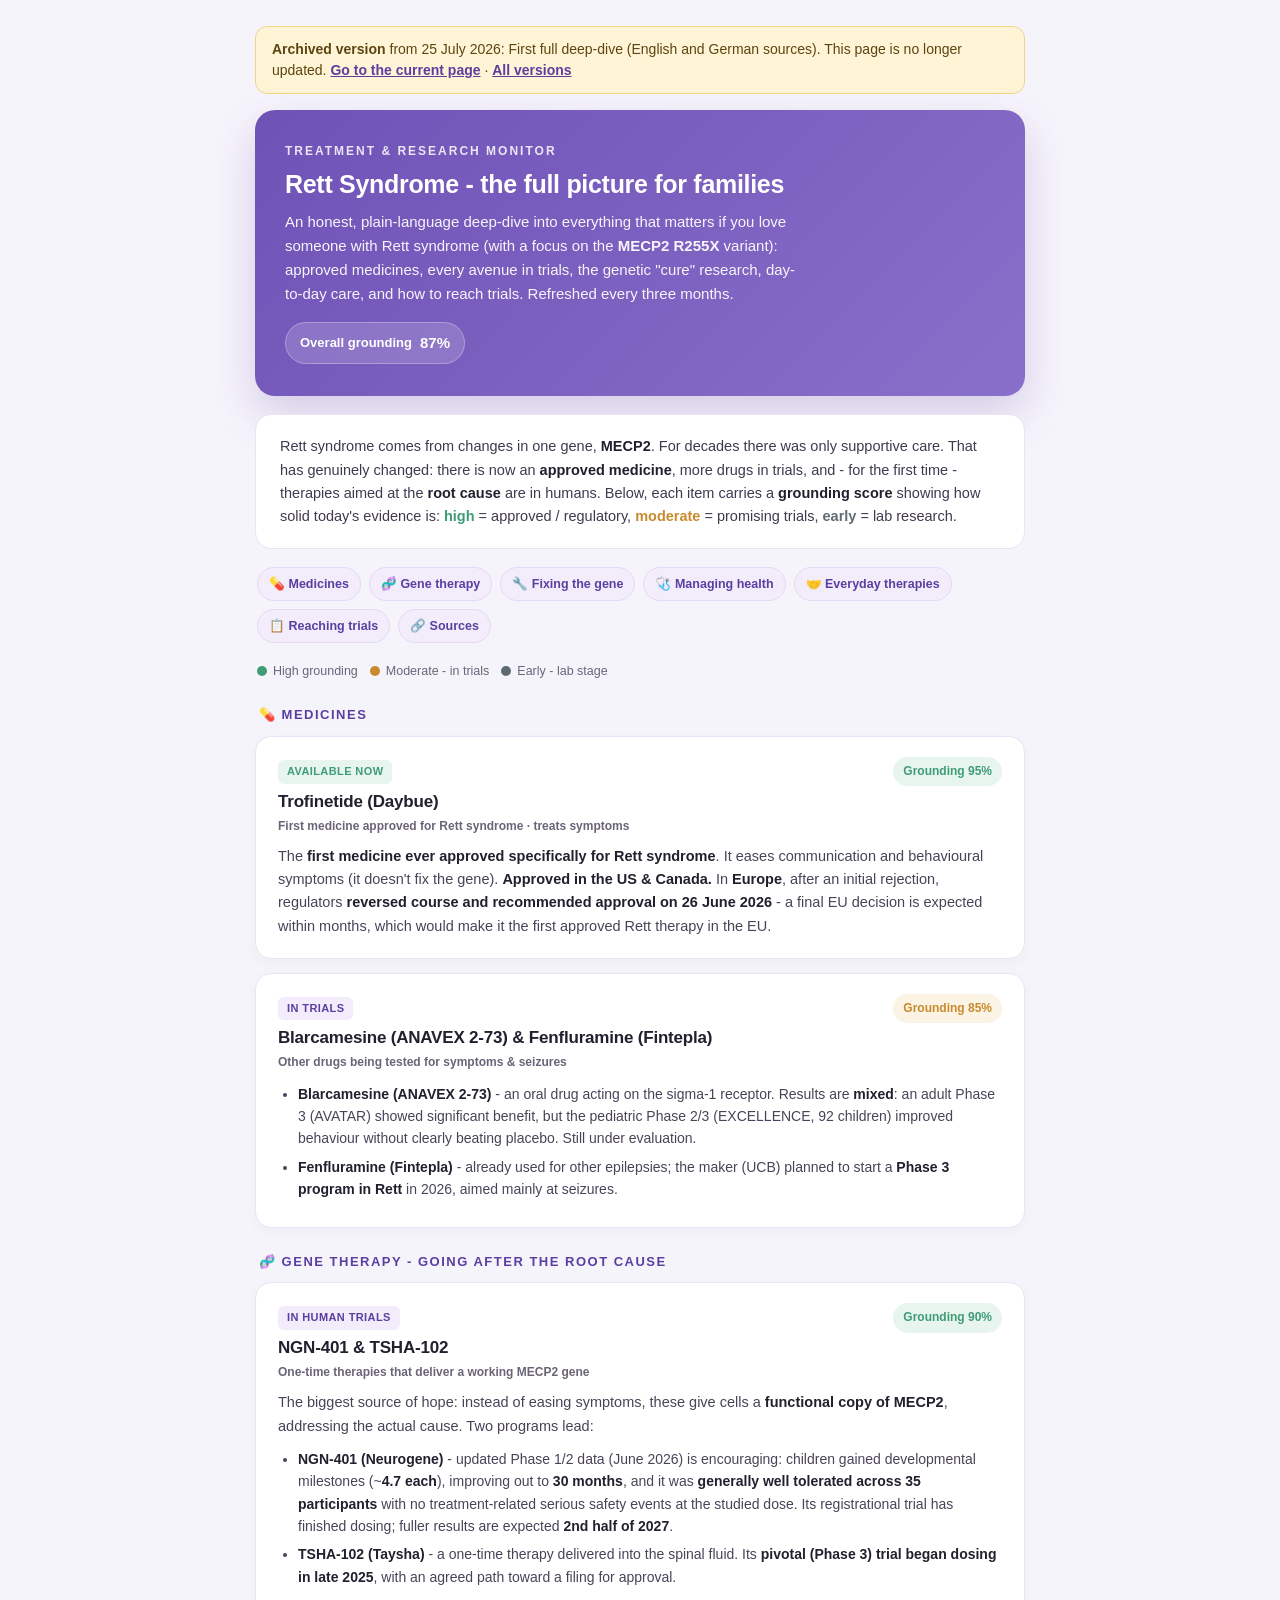
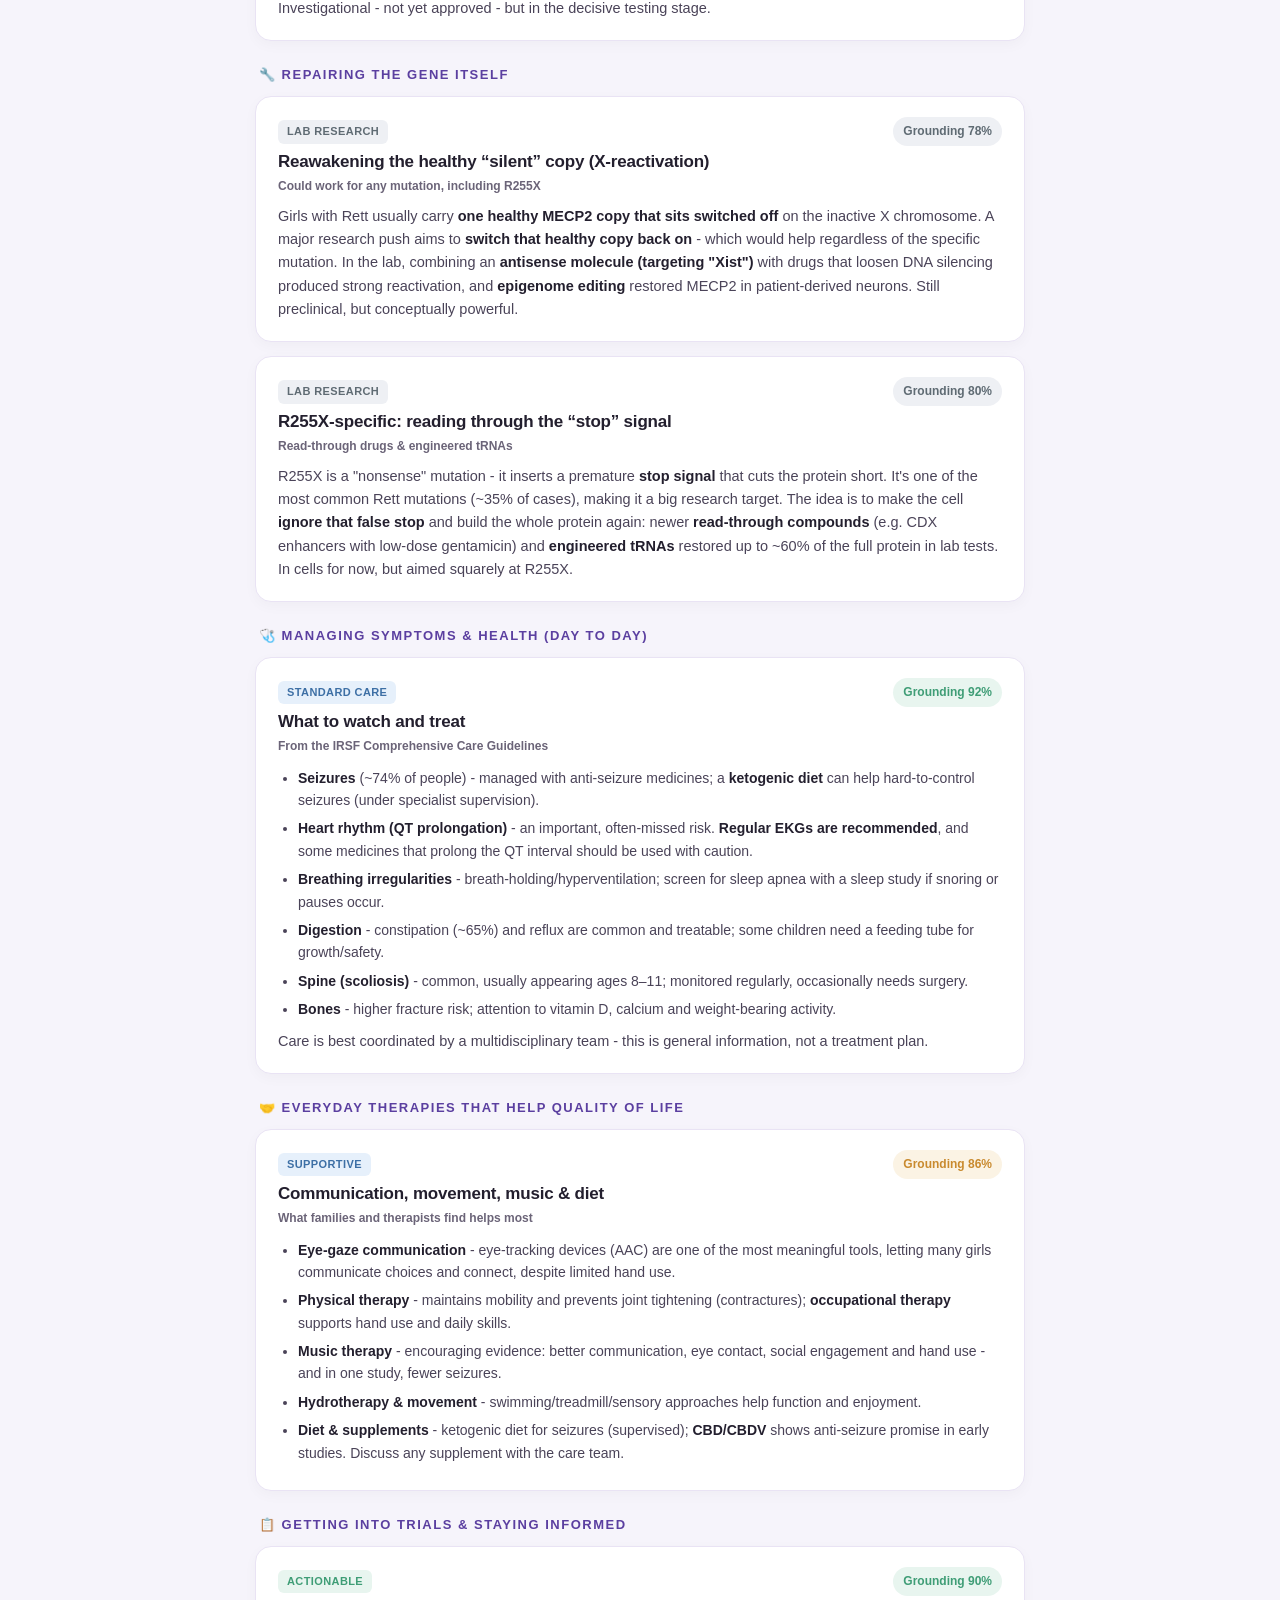
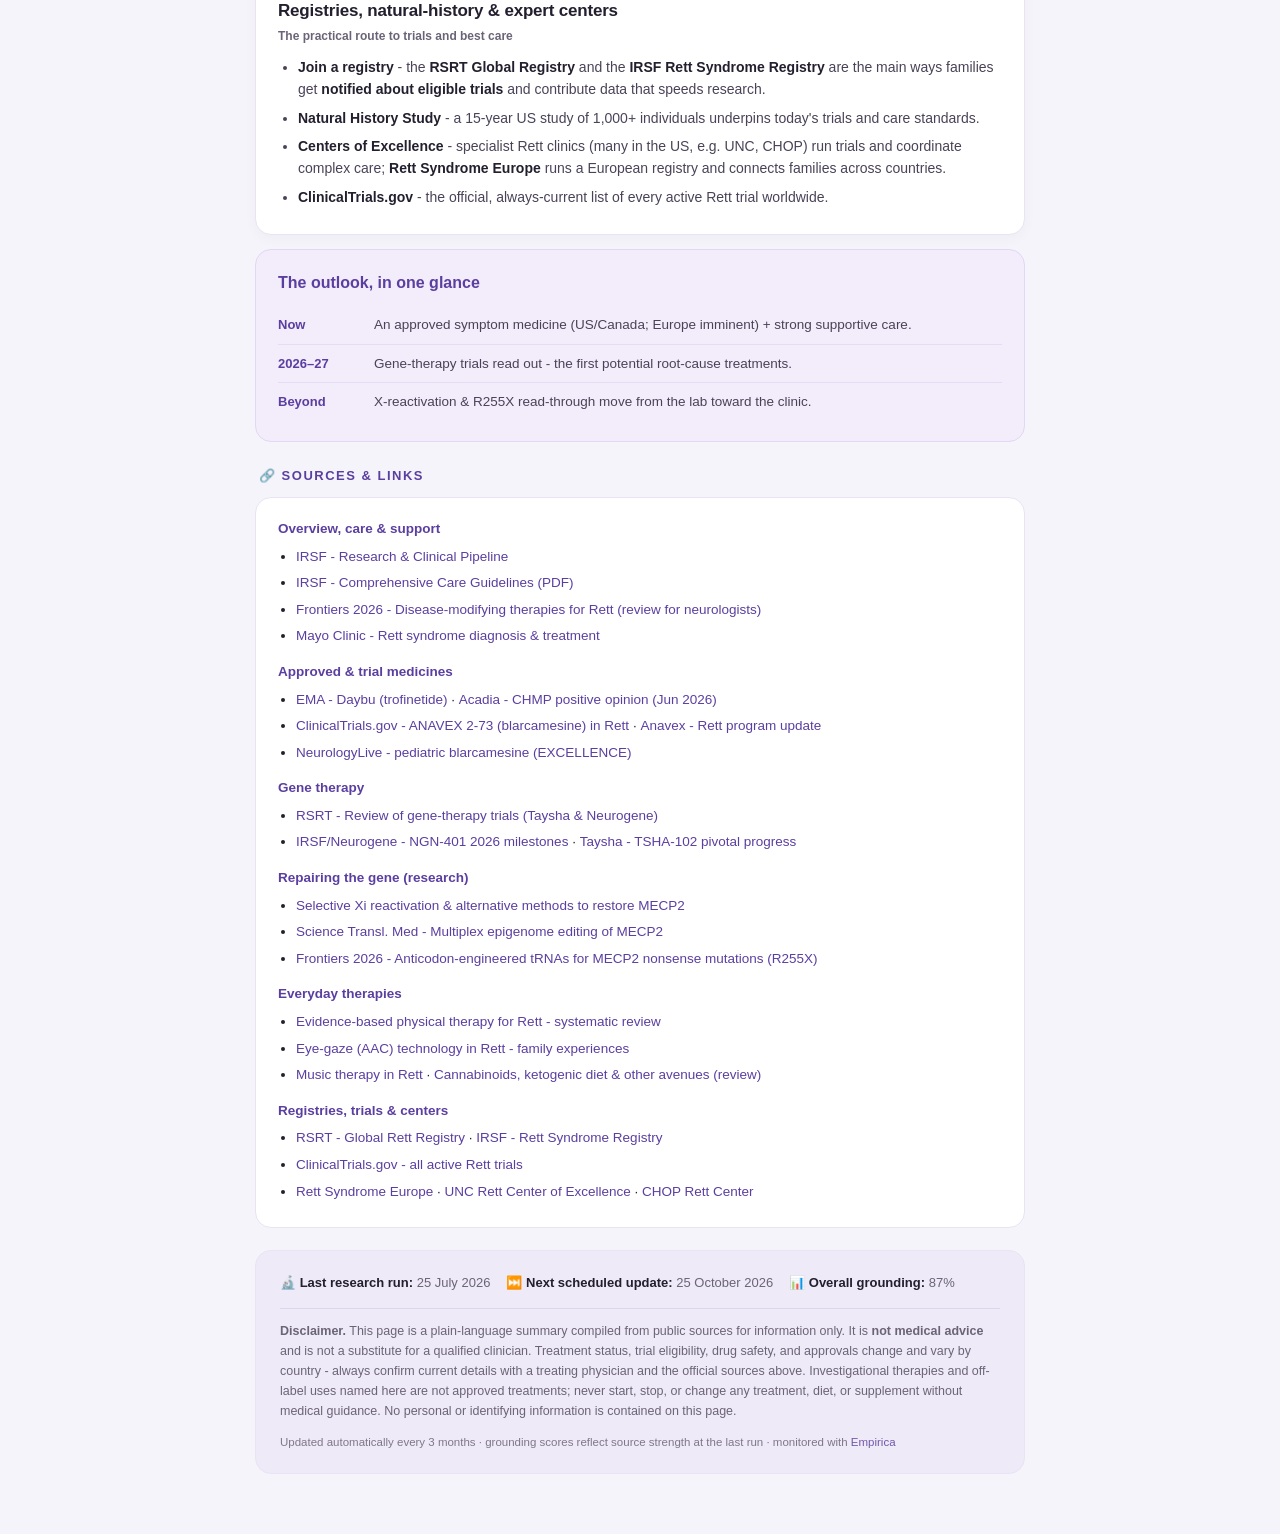
<file: archive/2026-07-25/index.html>
<!doctype html>
<html lang="en">
<head>
<meta charset="utf-8">
<meta name="viewport" content="width=device-width, initial-scale=1">
<meta name="robots" content="noindex, nofollow">
<title>Rett Syndrome (MECP2 · R255X) - Treatment &amp; Research Monitor</title>
<style>
  :root{
    --bg:#f6f4fb; --paper:#ffffff; --ink:#231f2e; --muted:#6b6478;
    --line:#e9e3f4; --violet:#7c5cbf; --violet-deep:#5b3fa0; --violet-wash:#f2ecfb;
    --good:#3f9d76; --good-bg:#e8f5ef; --warn:#c98a2e; --warn-bg:#fbf3e4;
    --early:#5f6b73; --early-bg:#eef0f4;
  }
  *{box-sizing:border-box; margin:0; padding:0}
  html{-webkit-font-smoothing:antialiased}
  body{ background:var(--bg); color:var(--ink);
    font-family:-apple-system,BlinkMacSystemFont,"Segoe UI",Roboto,Helvetica,Arial,sans-serif;
    line-height:1.6; padding:26px 16px 60px }
  .wrap{ max-width:770px; margin:0 auto }

  .hero{ background:linear-gradient(135deg,#6f52b6,#8a6fca); color:#fff;
    border-radius:20px; padding:32px 30px; box-shadow:0 18px 44px rgba(92,63,160,.22) }
  .hero .eyebrow{ font-size:12px; letter-spacing:2px; text-transform:uppercase; opacity:.85; font-weight:600 }
  .hero h1{ font-size:25px; line-height:1.25; margin:8px 0 10px; font-weight:700; letter-spacing:-.3px }
  .hero p{ font-size:15px; opacity:.94; max-width:62ch }
  .hero .ovr{ display:inline-flex; align-items:center; gap:8px; margin-top:16px;
    background:rgba(255,255,255,.16); border:1px solid rgba(255,255,255,.28);
    padding:8px 14px; border-radius:999px; font-size:13px; font-weight:600 }
  .hero .ovr b{ font-size:15px }

  .intro{ background:var(--paper); border:1px solid var(--line); border-radius:16px;
    padding:20px 24px; margin:18px 0; font-size:14.5px; color:#41394f }
  .intro b{ color:var(--ink) }

  .toc{ display:flex; flex-wrap:wrap; gap:8px; margin:0 2px 18px }
  .toc a{ font-size:12.5px; font-weight:600; color:var(--violet-deep); background:var(--violet-wash);
    border:1px solid #e4d9f6; padding:6px 11px; border-radius:999px; text-decoration:none }
  .toc a:hover{ background:#e9def8 }

  .legend{ display:flex; flex-wrap:wrap; gap:12px; margin:0 2px 18px; font-size:12.5px; color:var(--muted) }
  .legend .k{ display:inline-flex; align-items:center; gap:6px }
  .dot{ width:10px; height:10px; border-radius:50% }

  .sec-h{ font-size:13px; font-weight:700; letter-spacing:1.5px; text-transform:uppercase;
    color:var(--violet-deep); margin:24px 4px 10px }

  .card{ background:var(--paper); border:1px solid var(--line); border-radius:16px;
    padding:20px 22px; margin-bottom:14px; box-shadow:0 4px 14px rgba(35,31,46,.03) }
  .card .top{ display:flex; align-items:flex-start; justify-content:space-between; gap:12px; margin-bottom:4px }
  .card h2{ font-size:17px; font-weight:700; letter-spacing:-.2px; color:var(--ink) }
  .card .stage{ font-size:12px; font-weight:600; color:var(--muted); margin-top:2px }
  .verif{ flex:none; font-size:12px; font-weight:700; padding:5px 10px; border-radius:999px; white-space:nowrap }
  .v-hi{ background:var(--good-bg); color:var(--good) }
  .v-md{ background:var(--warn-bg); color:var(--warn) }
  .v-lo{ background:var(--early-bg); color:var(--early) }
  .card p{ font-size:14.5px; color:#4a4358; margin-top:9px }
  .card p b{ color:var(--ink) }
  .pill{ display:inline-block; font-size:11px; font-weight:700; letter-spacing:.4px; text-transform:uppercase;
    padding:3px 9px; border-radius:6px; margin-bottom:4px }
  .p-now{ background:var(--good-bg); color:var(--good) }
  .p-soon{ background:var(--violet-wash); color:var(--violet-deep) }
  .p-early{ background:var(--early-bg); color:var(--early) }
  .p-care{ background:#e6f0fb; color:#3d6fa5 }
  .card ul{ margin:10px 0 0 2px; padding-left:18px; font-size:14px; color:#4a4358 }
  .card li{ margin:6px 0 }
  .card li b{ color:var(--ink) }
  .note{ font-size:12.5px; color:var(--muted); margin-top:8px }

  .timeline{ background:var(--violet-wash); border:1px solid #e2d7f4; border-radius:16px; padding:20px 22px; margin:6px 0 14px }
  .timeline h2{ font-size:16px; color:var(--violet-deep); font-weight:700; margin-bottom:10px }
  .trow{ display:flex; gap:12px; align-items:baseline; padding:8px 0; border-top:1px solid #e6dcf6 }
  .trow:first-of-type{ border-top:none }
  .trow .when{ flex:none; width:84px; font-weight:700; font-size:13px; color:var(--violet-deep) }
  .trow .what{ font-size:13.5px; color:#4a4358 }

  .src{ background:var(--paper); border:1px solid var(--line); border-radius:16px; padding:20px 22px; margin-bottom:14px }
  .src h3{ font-size:13.5px; color:var(--violet-deep); font-weight:700; margin:14px 0 6px }
  .src h3:first-child{ margin-top:0 }
  .src a{ color:var(--violet-deep); font-weight:500; text-decoration:none }
  .src a:hover{ text-decoration:underline }
  .src li{ margin:5px 0; font-size:13.5px }
  .src ul{ padding-left:18px }

  .foot{ margin-top:22px; padding:22px 24px; background:#efeaf7; border:1px solid var(--line);
    border-radius:16px; font-size:12.5px; color:var(--muted); line-height:1.6 }
  .foot .runrow{ display:flex; flex-wrap:wrap; gap:16px; margin-bottom:14px }
  .foot .runrow div{ font-size:13px }
  .foot .runrow b{ color:var(--ink) }
  .foot .disc{ border-top:1px solid #ddd4ee; padding-top:12px }
  .foot .cred{ margin-top:12px; font-size:11.5px; opacity:.85 }
  .foot a{ color:var(--violet-deep); text-decoration:none }
</style>
</head>
<body>
<div style="background:#fff4d6;border:1px solid #f0d58a;color:#5c4510;border-radius:12px;padding:12px 16px;margin:0 auto 16px;max-width:770px;font:14px/1.5 -apple-system,Segoe UI,Roboto,sans-serif"><b>Archived version</b> from 25 July 2026: First full deep-dive (English and German sources). This page is no longer updated. <a href="../../" style="color:#5b3fa0;font-weight:600">Go to the current page</a> · <a href="../../archive/" style="color:#5b3fa0;font-weight:600">All versions</a></div>
<div class="wrap">

  <div class="hero">
    <div class="eyebrow">Treatment &amp; Research Monitor</div>
    <h1>Rett Syndrome - the full picture for families</h1>
    <p>An honest, plain-language deep-dive into everything that matters if you love someone with Rett syndrome (with a focus on the <b>MECP2 R255X</b> variant): approved medicines, every avenue in trials, the genetic "cure" research, day-to-day care, and how to reach trials. Refreshed every three months.</p>
    <span class="ovr">Overall grounding <b>87%</b></span>
  </div>

  <div class="intro">
    Rett syndrome comes from changes in one gene, <b>MECP2</b>. For decades there was only supportive care. That has genuinely changed: there is now an <b>approved medicine</b>, more drugs in trials, and - for the first time - therapies aimed at the <b>root cause</b> are in humans. Below, each item carries a <b>grounding score</b> showing how solid today's evidence is: <span style="color:var(--good);font-weight:600">high</span> = approved / regulatory, <span style="color:var(--warn);font-weight:600">moderate</span> = promising trials, <span style="color:var(--early);font-weight:600">early</span> = lab research.
  </div>

  <div class="toc">
    <a href="#meds">💊 Medicines</a>
    <a href="#gene">🧬 Gene therapy</a>
    <a href="#root">🔧 Fixing the gene</a>
    <a href="#care">🩺 Managing health</a>
    <a href="#therapies">🤝 Everyday therapies</a>
    <a href="#access">📋 Reaching trials</a>
    <a href="#sources">🔗 Sources</a>
  </div>

  <div class="legend">
    <span class="k"><span class="dot" style="background:var(--good)"></span> High grounding</span>
    <span class="k"><span class="dot" style="background:var(--warn)"></span> Moderate - in trials</span>
    <span class="k"><span class="dot" style="background:var(--early)"></span> Early - lab stage</span>
  </div>

  <!-- MEDICINES -->
  <div class="sec-h" id="meds">💊 Medicines</div>

  <div class="card">
    <div class="top">
      <div><span class="pill p-now">Available now</span><h2>Trofinetide (Daybue)</h2>
        <div class="stage">First medicine approved for Rett syndrome · treats symptoms</div></div>
      <span class="verif v-hi">Grounding 95%</span>
    </div>
    <p>The <b>first medicine ever approved specifically for Rett syndrome</b>. It eases communication and behavioural symptoms (it doesn't fix the gene). <b>Approved in the US &amp; Canada.</b> In <b>Europe</b>, after an initial rejection, regulators <b>reversed course and recommended approval on 26 June 2026</b> - a final EU decision is expected within months, which would make it the first approved Rett therapy in the EU.</p>
  </div>

  <div class="card">
    <div class="top">
      <div><span class="pill p-soon">In trials</span><h2>Blarcamesine (ANAVEX 2-73) &amp; Fenfluramine (Fintepla)</h2>
        <div class="stage">Other drugs being tested for symptoms &amp; seizures</div></div>
      <span class="verif v-md">Grounding 85%</span>
    </div>
    <ul>
      <li><b>Blarcamesine (ANAVEX 2-73)</b> - an oral drug acting on the sigma-1 receptor. Results are <b>mixed</b>: an adult Phase 3 (AVATAR) showed significant benefit, but the pediatric Phase 2/3 (EXCELLENCE, 92 children) improved behaviour without clearly beating placebo. Still under evaluation.</li>
      <li><b>Fenfluramine (Fintepla)</b> - already used for other epilepsies; the maker (UCB) planned to start a <b>Phase 3 program in Rett</b> in 2026, aimed mainly at seizures.</li>
    </ul>
  </div>

  <!-- GENE THERAPY -->
  <div class="sec-h" id="gene">🧬 Gene therapy - going after the root cause</div>

  <div class="card">
    <div class="top">
      <div><span class="pill p-soon">In human trials</span><h2>NGN-401 &amp; TSHA-102</h2>
        <div class="stage">One-time therapies that deliver a working MECP2 gene</div></div>
      <span class="verif v-hi">Grounding 90%</span>
    </div>
    <p>The biggest source of hope: instead of easing symptoms, these give cells a <b>functional copy of MECP2</b>, addressing the actual cause. Two programs lead:</p>
    <ul>
      <li><b>NGN-401 (Neurogene)</b> - updated Phase 1/2 data (June 2026) is encouraging: children gained developmental milestones (~<b>4.7 each</b>), improving out to <b>30 months</b>, and it was <b>generally well tolerated across 35 participants</b> with no treatment-related serious safety events at the studied dose. Its registrational trial has finished dosing; fuller results are expected <b>2nd half of 2027</b>.</li>
      <li><b>TSHA-102 (Taysha)</b> - a one-time therapy delivered into the spinal fluid. Its <b>pivotal (Phase 3) trial began dosing in late 2025</b>, with an agreed path toward a filing for approval.</li>
    </ul>
    <p class="note">Investigational - not yet approved - but in the decisive testing stage.</p>
  </div>

  <!-- FIXING THE GENE -->
  <div class="sec-h" id="root">🔧 Repairing the gene itself</div>

  <div class="card">
    <div class="top">
      <div><span class="pill p-early">Lab research</span><h2>Reawakening the healthy “silent” copy (X-reactivation)</h2>
        <div class="stage">Could work for any mutation, including R255X</div></div>
      <span class="verif v-lo">Grounding 78%</span>
    </div>
    <p>Girls with Rett usually carry <b>one healthy MECP2 copy that sits switched off</b> on the inactive X chromosome. A major research push aims to <b>switch that healthy copy back on</b> - which would help regardless of the specific mutation. In the lab, combining an <b>antisense molecule (targeting "Xist")</b> with drugs that loosen DNA silencing produced strong reactivation, and <b>epigenome editing</b> restored MECP2 in patient-derived neurons. Still preclinical, but conceptually powerful.</p>
  </div>

  <div class="card">
    <div class="top">
      <div><span class="pill p-early">Lab research</span><h2>R255X-specific: reading through the “stop” signal</h2>
        <div class="stage">Read-through drugs &amp; engineered tRNAs</div></div>
      <span class="verif v-lo">Grounding 80%</span>
    </div>
    <p>R255X is a "nonsense" mutation - it inserts a premature <b>stop signal</b> that cuts the protein short. It's one of the most common Rett mutations (~35% of cases), making it a big research target. The idea is to make the cell <b>ignore that false stop</b> and build the whole protein again: newer <b>read-through compounds</b> (e.g. CDX enhancers with low-dose gentamicin) and <b>engineered tRNAs</b> restored up to ~60% of the full protein in lab tests. In cells for now, but aimed squarely at R255X.</p>
  </div>

  <!-- MANAGING HEALTH -->
  <div class="sec-h" id="care">🩺 Managing symptoms &amp; health (day to day)</div>

  <div class="card">
    <div class="top">
      <div><span class="pill p-care">Standard care</span><h2>What to watch and treat</h2>
        <div class="stage">From the IRSF Comprehensive Care Guidelines</div></div>
      <span class="verif v-hi">Grounding 92%</span>
    </div>
    <ul>
      <li><b>Seizures</b> (~74% of people) - managed with anti-seizure medicines; a <b>ketogenic diet</b> can help hard-to-control seizures (under specialist supervision).</li>
      <li><b>Heart rhythm (QT prolongation)</b> - an important, often-missed risk. <b>Regular EKGs are recommended</b>, and some medicines that prolong the QT interval should be used with caution.</li>
      <li><b>Breathing irregularities</b> - breath-holding/hyperventilation; screen for sleep apnea with a sleep study if snoring or pauses occur.</li>
      <li><b>Digestion</b> - constipation (~65%) and reflux are common and treatable; some children need a feeding tube for growth/safety.</li>
      <li><b>Spine (scoliosis)</b> - common, usually appearing ages 8–11; monitored regularly, occasionally needs surgery.</li>
      <li><b>Bones</b> - higher fracture risk; attention to vitamin D, calcium and weight-bearing activity.</li>
    </ul>
    <p class="note">Care is best coordinated by a multidisciplinary team - this is general information, not a treatment plan.</p>
  </div>

  <!-- THERAPIES -->
  <div class="sec-h" id="therapies">🤝 Everyday therapies that help quality of life</div>

  <div class="card">
    <div class="top">
      <div><span class="pill p-care">Supportive</span><h2>Communication, movement, music &amp; diet</h2>
        <div class="stage">What families and therapists find helps most</div></div>
      <span class="verif v-md">Grounding 86%</span>
    </div>
    <ul>
      <li><b>Eye-gaze communication</b> - eye-tracking devices (AAC) are one of the most meaningful tools, letting many girls communicate choices and connect, despite limited hand use.</li>
      <li><b>Physical therapy</b> - maintains mobility and prevents joint tightening (contractures); <b>occupational therapy</b> supports hand use and daily skills.</li>
      <li><b>Music therapy</b> - encouraging evidence: better communication, eye contact, social engagement and hand use - and in one study, fewer seizures.</li>
      <li><b>Hydrotherapy &amp; movement</b> - swimming/treadmill/sensory approaches help function and enjoyment.</li>
      <li><b>Diet &amp; supplements</b> - ketogenic diet for seizures (supervised); <b>CBD/CBDV</b> shows anti-seizure promise in early studies. Discuss any supplement with the care team.</li>
    </ul>
  </div>

  <!-- ACCESS -->
  <div class="sec-h" id="access">📋 Getting into trials &amp; staying informed</div>

  <div class="card">
    <div class="top">
      <div><span class="pill p-now">Actionable</span><h2>Registries, natural-history &amp; expert centers</h2>
        <div class="stage">The practical route to trials and best care</div></div>
      <span class="verif v-hi">Grounding 90%</span>
    </div>
    <ul>
      <li><b>Join a registry</b> - the <b>RSRT Global Registry</b> and the <b>IRSF Rett Syndrome Registry</b> are the main ways families get <b>notified about eligible trials</b> and contribute data that speeds research.</li>
      <li><b>Natural History Study</b> - a 15-year US study of 1,000+ individuals underpins today's trials and care standards.</li>
      <li><b>Centers of Excellence</b> - specialist Rett clinics (many in the US, e.g. UNC, CHOP) run trials and coordinate complex care; <b>Rett Syndrome Europe</b> runs a European registry and connects families across countries.</li>
      <li><b>ClinicalTrials.gov</b> - the official, always-current list of every active Rett trial worldwide.</li>
    </ul>
  </div>

  <div class="timeline">
    <h2>The outlook, in one glance</h2>
    <div class="trow"><div class="when">Now</div><div class="what">An approved symptom medicine (US/Canada; Europe imminent) + strong supportive care.</div></div>
    <div class="trow"><div class="when">2026–27</div><div class="what">Gene-therapy trials read out - the first potential root-cause treatments.</div></div>
    <div class="trow"><div class="when">Beyond</div><div class="what">X-reactivation &amp; R255X read-through move from the lab toward the clinic.</div></div>
  </div>

  <!-- SOURCES -->
  <div class="sec-h" id="sources">🔗 Sources &amp; links</div>
  <div class="src">
    <h3>Overview, care &amp; support</h3>
    <ul>
      <li><a href="https://www.rettsyndrome.org/about-rett-syndrome/pipeline/" target="_blank" rel="noopener">IRSF - Research &amp; Clinical Pipeline</a></li>
      <li><a href="https://www.rettsyndrome.org/wp-content/uploads/2024/12/Comprehensive-Care-Guidelines_digital.pdf" target="_blank" rel="noopener">IRSF - Comprehensive Care Guidelines (PDF)</a></li>
      <li><a href="https://www.frontiersin.org/journals/neurology/articles/10.3389/fneur.2026.1766679/full" target="_blank" rel="noopener">Frontiers 2026 - Disease-modifying therapies for Rett (review for neurologists)</a></li>
      <li><a href="https://www.mayoclinic.org/diseases-conditions/rett-syndrome/diagnosis-treatment/drc-20377233" target="_blank" rel="noopener">Mayo Clinic - Rett syndrome diagnosis &amp; treatment</a></li>
    </ul>
    <h3>Approved &amp; trial medicines</h3>
    <ul>
      <li><a href="https://www.ema.europa.eu/en/medicines/human/EPAR/daybu" target="_blank" rel="noopener">EMA - Daybu (trofinetide)</a> · <a href="https://acadia.com/en-us/media/news-releases/daybu-trofinetide-recommended-for-approval-in-the-european-union-by-chmp" target="_blank" rel="noopener">Acadia - CHMP positive opinion (Jun 2026)</a></li>
      <li><a href="https://clinicaltrials.gov/study/NCT04304482" target="_blank" rel="noopener">ClinicalTrials.gov - ANAVEX 2-73 (blarcamesine) in Rett</a> · <a href="https://www.anavex.com/post/anavex-life-sciences-provides-update-rett-syndrome-program" target="_blank" rel="noopener">Anavex - Rett program update</a></li>
      <li><a href="https://www.neurologylive.com/view/phase-2-3-study-blarcamesine-pediatrics-with-rett-syndrome-completes-enrollment" target="_blank" rel="noopener">NeurologyLive - pediatric blarcamesine (EXCELLENCE)</a></li>
    </ul>
    <h3>Gene therapy</h3>
    <ul>
      <li><a href="https://reverserett.org/news/articles/a-review-of-gene-therapy-clinical-trials/" target="_blank" rel="noopener">RSRT - Review of gene-therapy trials (Taysha &amp; Neurogene)</a></li>
      <li><a href="https://www.rettsyndrome.org/neurogene-announces-recent-achievements-and-anticipated-2026-key-milestones-for-ngn-401-a-potential-best-in-class-gene-therapy-for-rett-syndrome/" target="_blank" rel="noopener">IRSF/Neurogene - NGN-401 2026 milestones</a> · <a href="https://ir.tayshagtx.com/news-releases/news-release-details/taysha-gene-therapies-announces-progress-across-tsha-102-pivotal" target="_blank" rel="noopener">Taysha - TSHA-102 pivotal progress</a></li>
    </ul>
    <h3>Repairing the gene (research)</h3>
    <ul>
      <li><a href="https://pmc.ncbi.nlm.nih.gov/articles/PMC9915138/" target="_blank" rel="noopener">Selective Xi reactivation &amp; alternative methods to restore MECP2</a></li>
      <li><a href="https://www.science.org/doi/10.1126/scitranslmed.add4666" target="_blank" rel="noopener">Science Transl. Med - Multiplex epigenome editing of MECP2</a></li>
      <li><a href="https://www.frontiersin.org/journals/neurology/articles/10.3389/fneur.2026.1778877/full" target="_blank" rel="noopener">Frontiers 2026 - Anticodon-engineered tRNAs for MECP2 nonsense mutations (R255X)</a></li>
    </ul>
    <h3>Everyday therapies</h3>
    <ul>
      <li><a href="https://www.ncbi.nlm.nih.gov/pmc/articles/PMC7407501/" target="_blank" rel="noopener">Evidence-based physical therapy for Rett - systematic review</a></li>
      <li><a href="https://www.ncbi.nlm.nih.gov/pmc/articles/PMC4785214/" target="_blank" rel="noopener">Eye-gaze (AAC) technology in Rett - family experiences</a></li>
      <li><a href="https://rettsyndromenews.com/music-therapy/" target="_blank" rel="noopener">Music therapy in Rett</a> · <a href="https://pmc.ncbi.nlm.nih.gov/articles/PMC6614559/" target="_blank" rel="noopener">Cannabinoids, ketogenic diet &amp; other avenues (review)</a></li>
    </ul>
    <h3>Registries, trials &amp; centers</h3>
    <ul>
      <li><a href="https://reverserett.org/global-registry/" target="_blank" rel="noopener">RSRT - Global Rett Registry</a> · <a href="https://www.rettsyndrome.org/rett-syndrome-registry/" target="_blank" rel="noopener">IRSF - Rett Syndrome Registry</a></li>
      <li><a href="https://clinicaltrials.gov/search?cond=Rett%20Syndrome" target="_blank" rel="noopener">ClinicalTrials.gov - all active Rett trials</a></li>
      <li><a href="https://rettsyndrome.eu/" target="_blank" rel="noopener">Rett Syndrome Europe</a> · <a href="https://med.unc.edu/neurology/divisions/child-neurology-1/rett-syndrome-clinic" target="_blank" rel="noopener">UNC Rett Center of Excellence</a> · <a href="https://www.research.chop.edu/rett-syndrome-clinical-research-center-of-excellence" target="_blank" rel="noopener">CHOP Rett Center</a></li>
    </ul>
  </div>

  <div class="foot">
    <div class="runrow">
      <div>🔬 <b>Last research run:</b> 25 July 2026</div>
      <div>⏭️ <b>Next scheduled update:</b> 25 October 2026</div>
      <div>📊 <b>Overall grounding:</b> 87%</div>
    </div>
    <div class="disc">
      <b>Disclaimer.</b> This page is a plain-language summary compiled from public sources for information only. It is <b>not medical advice</b> and is not a substitute for a qualified clinician. Treatment status, trial eligibility, drug safety, and approvals change and vary by country - always confirm current details with a treating physician and the official sources above. Investigational therapies and off-label uses named here are not approved treatments; never start, stop, or change any treatment, diet, or supplement without medical guidance. No personal or identifying information is contained on this page.
    </div>
    <div class="cred">Updated automatically every 3 months · grounding scores reflect source strength at the last run · monitored with <a href="https://getempirica.com" target="_blank" rel="noopener">Empirica</a></div>
  </div>

</div>
</body>
</html>
</file>
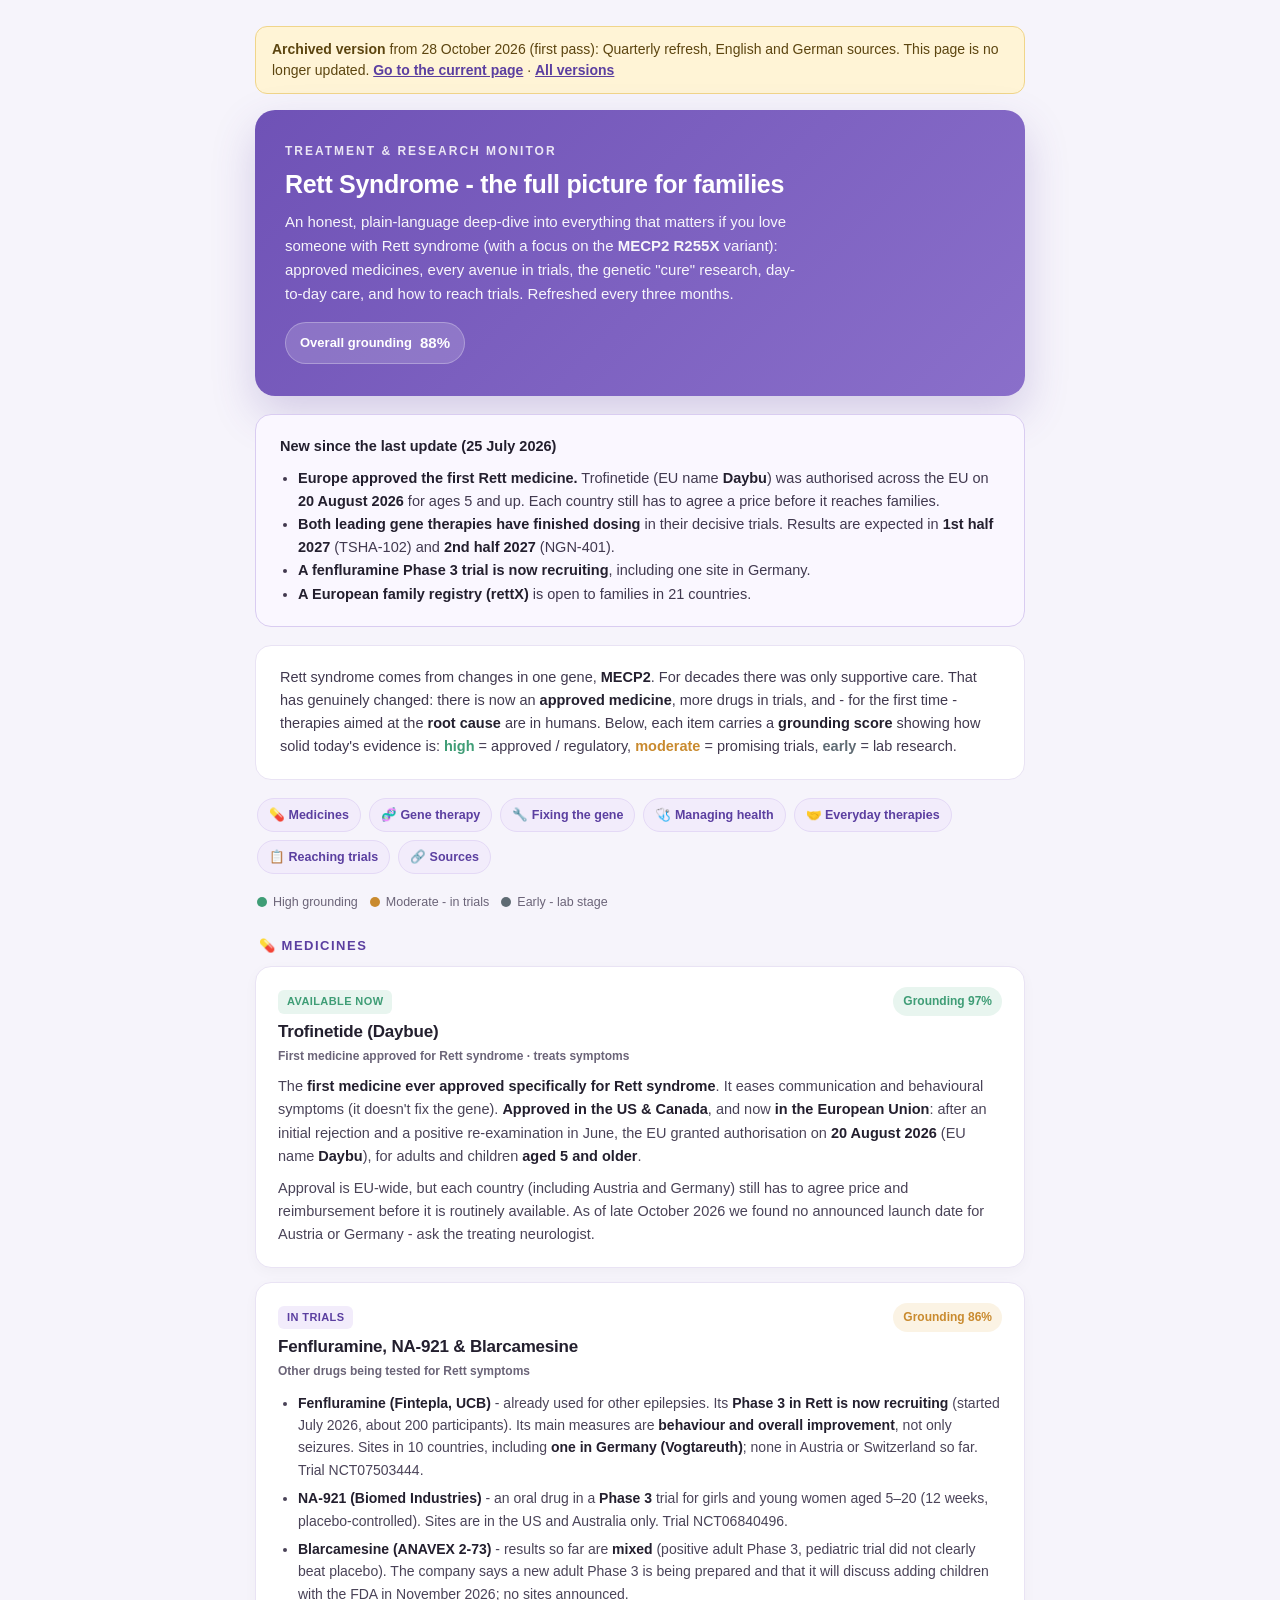
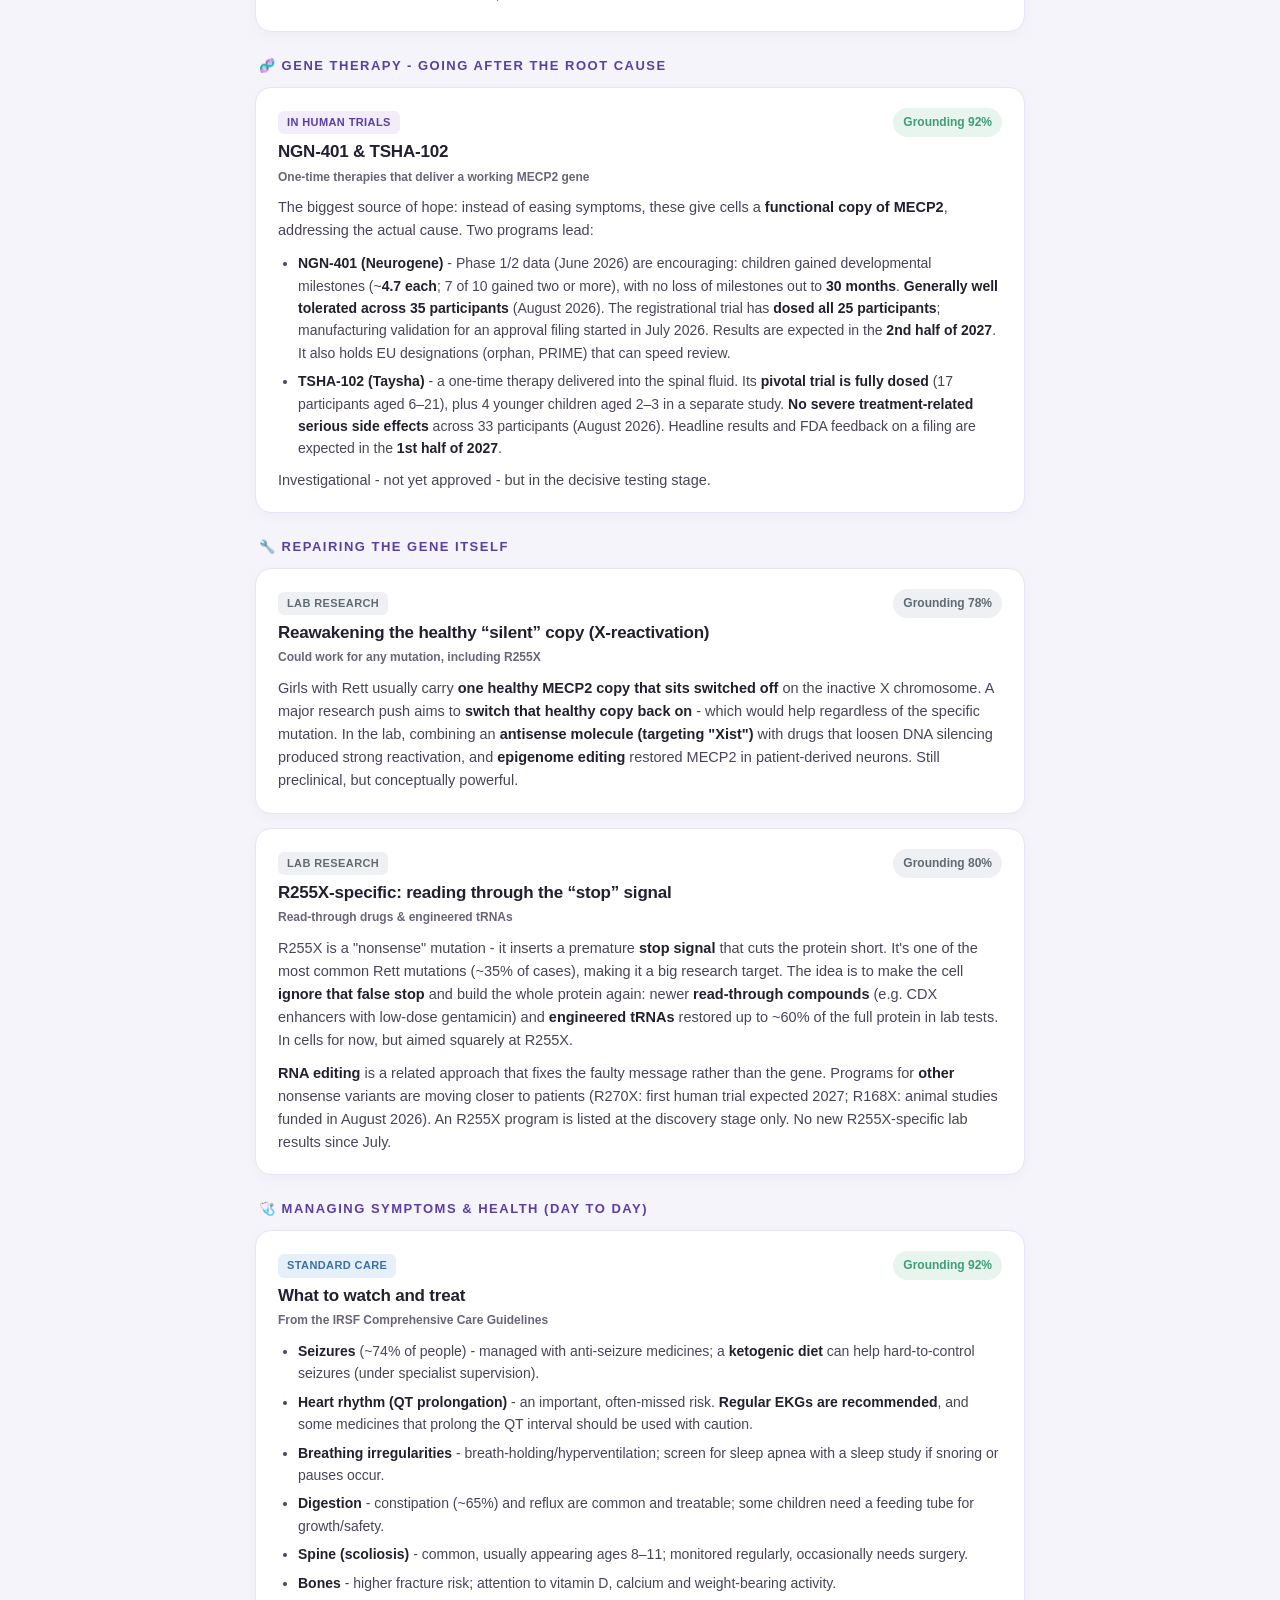
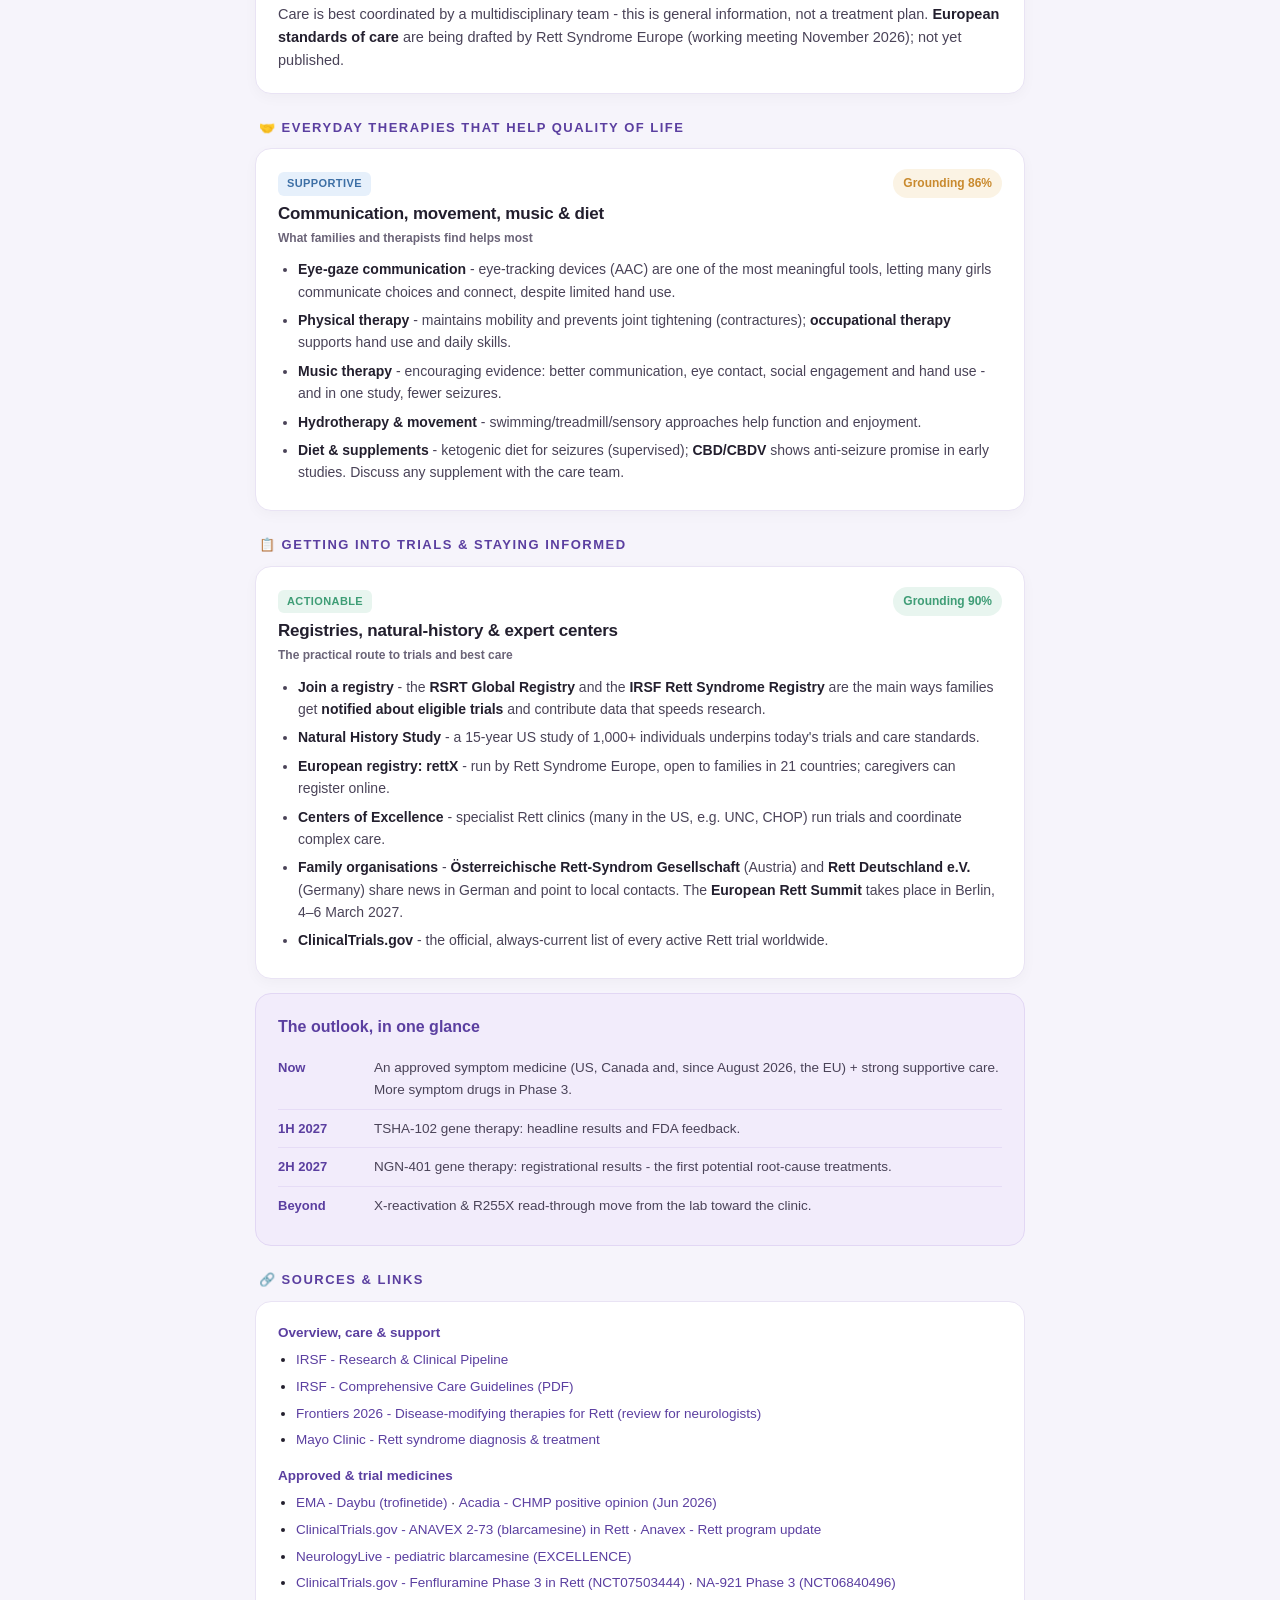
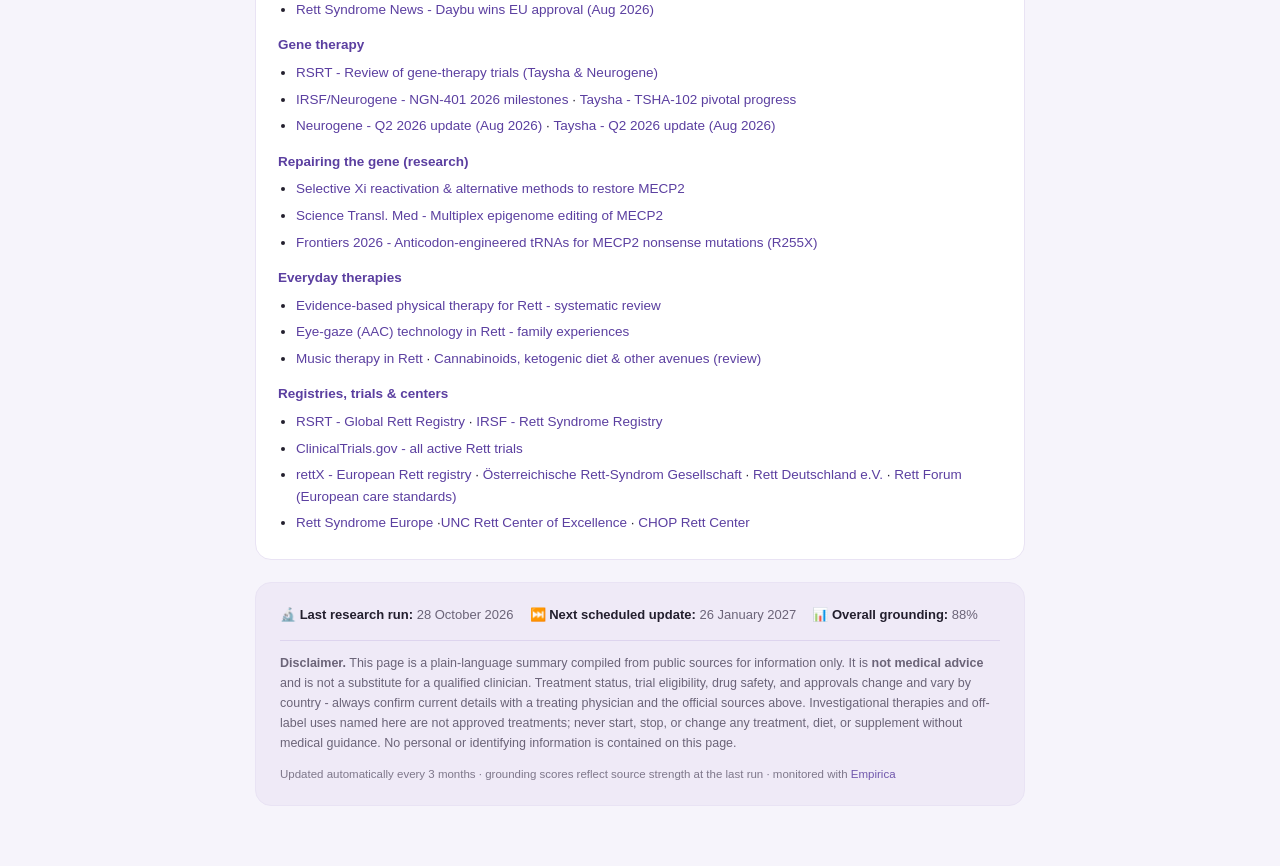
<file: archive/2026-10-28-refresh/index.html>
<!doctype html>
<html lang="en">
<head>
<meta charset="utf-8">
<meta name="viewport" content="width=device-width, initial-scale=1">
<meta name="robots" content="noindex, nofollow">
<title>Rett Syndrome (MECP2 · R255X) - Treatment &amp; Research Monitor</title>
<style>
  :root{
    --bg:#f6f4fb; --paper:#ffffff; --ink:#231f2e; --muted:#6b6478;
    --line:#e9e3f4; --violet:#7c5cbf; --violet-deep:#5b3fa0; --violet-wash:#f2ecfb;
    --good:#3f9d76; --good-bg:#e8f5ef; --warn:#c98a2e; --warn-bg:#fbf3e4;
    --early:#5f6b73; --early-bg:#eef0f4;
  }
  *{box-sizing:border-box; margin:0; padding:0}
  html{-webkit-font-smoothing:antialiased}
  body{ background:var(--bg); color:var(--ink);
    font-family:-apple-system,BlinkMacSystemFont,"Segoe UI",Roboto,Helvetica,Arial,sans-serif;
    line-height:1.6; padding:26px 16px 60px }
  .wrap{ max-width:770px; margin:0 auto }

  .hero{ background:linear-gradient(135deg,#6f52b6,#8a6fca); color:#fff;
    border-radius:20px; padding:32px 30px; box-shadow:0 18px 44px rgba(92,63,160,.22) }
  .hero .eyebrow{ font-size:12px; letter-spacing:2px; text-transform:uppercase; opacity:.85; font-weight:600 }
  .hero h1{ font-size:25px; line-height:1.25; margin:8px 0 10px; font-weight:700; letter-spacing:-.3px }
  .hero p{ font-size:15px; opacity:.94; max-width:62ch }
  .hero .ovr{ display:inline-flex; align-items:center; gap:8px; margin-top:16px;
    background:rgba(255,255,255,.16); border:1px solid rgba(255,255,255,.28);
    padding:8px 14px; border-radius:999px; font-size:13px; font-weight:600 }
  .hero .ovr b{ font-size:15px }

  .intro{ background:var(--paper); border:1px solid var(--line); border-radius:16px;
    padding:20px 24px; margin:18px 0; font-size:14.5px; color:#41394f }
  .intro b{ color:var(--ink) }

  .toc{ display:flex; flex-wrap:wrap; gap:8px; margin:0 2px 18px }
  .toc a{ font-size:12.5px; font-weight:600; color:var(--violet-deep); background:var(--violet-wash);
    border:1px solid #e4d9f6; padding:6px 11px; border-radius:999px; text-decoration:none }
  .toc a:hover{ background:#e9def8 }

  .legend{ display:flex; flex-wrap:wrap; gap:12px; margin:0 2px 18px; font-size:12.5px; color:var(--muted) }
  .legend .k{ display:inline-flex; align-items:center; gap:6px }
  .dot{ width:10px; height:10px; border-radius:50% }

  .sec-h{ font-size:13px; font-weight:700; letter-spacing:1.5px; text-transform:uppercase;
    color:var(--violet-deep); margin:24px 4px 10px }

  .card{ background:var(--paper); border:1px solid var(--line); border-radius:16px;
    padding:20px 22px; margin-bottom:14px; box-shadow:0 4px 14px rgba(35,31,46,.03) }
  .card .top{ display:flex; align-items:flex-start; justify-content:space-between; gap:12px; margin-bottom:4px }
  .card h2{ font-size:17px; font-weight:700; letter-spacing:-.2px; color:var(--ink) }
  .card .stage{ font-size:12px; font-weight:600; color:var(--muted); margin-top:2px }
  .verif{ flex:none; font-size:12px; font-weight:700; padding:5px 10px; border-radius:999px; white-space:nowrap }
  .v-hi{ background:var(--good-bg); color:var(--good) }
  .v-md{ background:var(--warn-bg); color:var(--warn) }
  .v-lo{ background:var(--early-bg); color:var(--early) }
  .card p{ font-size:14.5px; color:#4a4358; margin-top:9px }
  .card p b{ color:var(--ink) }
  .pill{ display:inline-block; font-size:11px; font-weight:700; letter-spacing:.4px; text-transform:uppercase;
    padding:3px 9px; border-radius:6px; margin-bottom:4px }
  .p-now{ background:var(--good-bg); color:var(--good) }
  .p-soon{ background:var(--violet-wash); color:var(--violet-deep) }
  .p-early{ background:var(--early-bg); color:var(--early) }
  .p-care{ background:#e6f0fb; color:#3d6fa5 }
  .card ul{ margin:10px 0 0 2px; padding-left:18px; font-size:14px; color:#4a4358 }
  .card li{ margin:6px 0 }
  .card li b{ color:var(--ink) }
  .note{ font-size:12.5px; color:var(--muted); margin-top:8px }

  .timeline{ background:var(--violet-wash); border:1px solid #e2d7f4; border-radius:16px; padding:20px 22px; margin:6px 0 14px }
  .timeline h2{ font-size:16px; color:var(--violet-deep); font-weight:700; margin-bottom:10px }
  .trow{ display:flex; gap:12px; align-items:baseline; padding:8px 0; border-top:1px solid #e6dcf6 }
  .trow:first-of-type{ border-top:none }
  .trow .when{ flex:none; width:84px; font-weight:700; font-size:13px; color:var(--violet-deep) }
  .trow .what{ font-size:13.5px; color:#4a4358 }

  .src{ background:var(--paper); border:1px solid var(--line); border-radius:16px; padding:20px 22px; margin-bottom:14px }
  .src h3{ font-size:13.5px; color:var(--violet-deep); font-weight:700; margin:14px 0 6px }
  .src h3:first-child{ margin-top:0 }
  .src a{ color:var(--violet-deep); font-weight:500; text-decoration:none }
  .src a:hover{ text-decoration:underline }
  .src li{ margin:5px 0; font-size:13.5px }
  .src ul{ padding-left:18px }

  .foot{ margin-top:22px; padding:22px 24px; background:#efeaf7; border:1px solid var(--line);
    border-radius:16px; font-size:12.5px; color:var(--muted); line-height:1.6 }
  .foot .runrow{ display:flex; flex-wrap:wrap; gap:16px; margin-bottom:14px }
  .foot .runrow div{ font-size:13px }
  .foot .runrow b{ color:var(--ink) }
  .foot .disc{ border-top:1px solid #ddd4ee; padding-top:12px }
  .foot .cred{ margin-top:12px; font-size:11.5px; opacity:.85 }
  .foot a{ color:var(--violet-deep); text-decoration:none }
</style>
</head>
<body>
<div style="background:#fff4d6;border:1px solid #f0d58a;color:#5c4510;border-radius:12px;padding:12px 16px;margin:0 auto 16px;max-width:770px;font:14px/1.5 -apple-system,Segoe UI,Roboto,sans-serif"><b>Archived version</b> from 28 October 2026 (first pass): Quarterly refresh, English and German sources. This page is no longer updated. <a href="../../" style="color:#5b3fa0;font-weight:600">Go to the current page</a> · <a href="../../archive/" style="color:#5b3fa0;font-weight:600">All versions</a></div>
<div class="wrap">

  <div class="hero">
    <div class="eyebrow">Treatment &amp; Research Monitor</div>
    <h1>Rett Syndrome - the full picture for families</h1>
    <p>An honest, plain-language deep-dive into everything that matters if you love someone with Rett syndrome (with a focus on the <b>MECP2 R255X</b> variant): approved medicines, every avenue in trials, the genetic "cure" research, day-to-day care, and how to reach trials. Refreshed every three months.</p>
    <span class="ovr">Overall grounding <b>88%</b></span>
  </div>

  <div class="intro" style="border-color:#d9ccf1;background:#faf7ff">
    <b>New since the last update (25 July 2026)</b>
    <ul style="margin:8px 0 0 18px;padding:0">
      <li><b>Europe approved the first Rett medicine.</b> Trofinetide (EU name <b>Daybu</b>) was authorised across the EU on <b>20 August 2026</b> for ages 5 and up. Each country still has to agree a price before it reaches families.</li>
      <li><b>Both leading gene therapies have finished dosing</b> in their decisive trials. Results are expected in <b>1st half 2027</b> (TSHA-102) and <b>2nd half 2027</b> (NGN-401).</li>
      <li><b>A fenfluramine Phase 3 trial is now recruiting</b>, including one site in Germany.</li>
      <li><b>A European family registry (rettX)</b> is open to families in 21 countries.</li>
    </ul>
  </div>

  <div class="intro">
    Rett syndrome comes from changes in one gene, <b>MECP2</b>. For decades there was only supportive care. That has genuinely changed: there is now an <b>approved medicine</b>, more drugs in trials, and - for the first time - therapies aimed at the <b>root cause</b> are in humans. Below, each item carries a <b>grounding score</b> showing how solid today's evidence is: <span style="color:var(--good);font-weight:600">high</span> = approved / regulatory, <span style="color:var(--warn);font-weight:600">moderate</span> = promising trials, <span style="color:var(--early);font-weight:600">early</span> = lab research.
  </div>

  <div class="toc">
    <a href="#meds">💊 Medicines</a>
    <a href="#gene">🧬 Gene therapy</a>
    <a href="#root">🔧 Fixing the gene</a>
    <a href="#care">🩺 Managing health</a>
    <a href="#therapies">🤝 Everyday therapies</a>
    <a href="#access">📋 Reaching trials</a>
    <a href="#sources">🔗 Sources</a>
  </div>

  <div class="legend">
    <span class="k"><span class="dot" style="background:var(--good)"></span> High grounding</span>
    <span class="k"><span class="dot" style="background:var(--warn)"></span> Moderate - in trials</span>
    <span class="k"><span class="dot" style="background:var(--early)"></span> Early - lab stage</span>
  </div>

  <!-- MEDICINES -->
  <div class="sec-h" id="meds">💊 Medicines</div>

  <div class="card">
    <div class="top">
      <div><span class="pill p-now">Available now</span><h2>Trofinetide (Daybue)</h2>
        <div class="stage">First medicine approved for Rett syndrome · treats symptoms</div></div>
      <span class="verif v-hi">Grounding 97%</span>
    </div>
    <p>The <b>first medicine ever approved specifically for Rett syndrome</b>. It eases communication and behavioural symptoms (it doesn't fix the gene). <b>Approved in the US &amp; Canada</b>, and now <b>in the European Union</b>: after an initial rejection and a positive re-examination in June, the EU granted authorisation on <b>20 August 2026</b> (EU name <b>Daybu</b>), for adults and children <b>aged 5 and older</b>.</p>
    <p class="note">Approval is EU-wide, but each country (including Austria and Germany) still has to agree price and reimbursement before it is routinely available. As of late October 2026 we found no announced launch date for Austria or Germany - ask the treating neurologist.</p>
  </div>

  <div class="card">
    <div class="top">
      <div><span class="pill p-soon">In trials</span><h2>Fenfluramine, NA-921 &amp; Blarcamesine</h2>
        <div class="stage">Other drugs being tested for Rett symptoms</div></div>
      <span class="verif v-md">Grounding 86%</span>
    </div>
    <ul>
      <li><b>Fenfluramine (Fintepla, UCB)</b> - already used for other epilepsies. Its <b>Phase 3 in Rett is now recruiting</b> (started July 2026, about 200 participants). Its main measures are <b>behaviour and overall improvement</b>, not only seizures. Sites in 10 countries, including <b>one in Germany (Vogtareuth)</b>; none in Austria or Switzerland so far. Trial NCT07503444.</li>
      <li><b>NA-921 (Biomed Industries)</b> - an oral drug in a <b>Phase 3</b> trial for girls and young women aged 5–20 (12 weeks, placebo-controlled). Sites are in the US and Australia only. Trial NCT06840496.</li>
      <li><b>Blarcamesine (ANAVEX 2-73)</b> - results so far are <b>mixed</b> (positive adult Phase 3, pediatric trial did not clearly beat placebo). The company says a new adult Phase 3 is being prepared and that it will discuss adding children with the FDA in November 2026; no sites announced.</li>
    </ul>
  </div>

  <!-- GENE THERAPY -->
  <div class="sec-h" id="gene">🧬 Gene therapy - going after the root cause</div>

  <div class="card">
    <div class="top">
      <div><span class="pill p-soon">In human trials</span><h2>NGN-401 &amp; TSHA-102</h2>
        <div class="stage">One-time therapies that deliver a working MECP2 gene</div></div>
      <span class="verif v-hi">Grounding 92%</span>
    </div>
    <p>The biggest source of hope: instead of easing symptoms, these give cells a <b>functional copy of MECP2</b>, addressing the actual cause. Two programs lead:</p>
    <ul>
      <li><b>NGN-401 (Neurogene)</b> - Phase 1/2 data (June 2026) are encouraging: children gained developmental milestones (~<b>4.7 each</b>; 7 of 10 gained two or more), with no loss of milestones out to <b>30 months</b>. <b>Generally well tolerated across 35 participants</b> (August 2026). The registrational trial has <b>dosed all 25 participants</b>; manufacturing validation for an approval filing started in July 2026. Results are expected in the <b>2nd half of 2027</b>. It also holds EU designations (orphan, PRIME) that can speed review.</li>
      <li><b>TSHA-102 (Taysha)</b> - a one-time therapy delivered into the spinal fluid. Its <b>pivotal trial is fully dosed</b> (17 participants aged 6–21), plus 4 younger children aged 2–3 in a separate study. <b>No severe treatment-related serious side effects</b> across 33 participants (August 2026). Headline results and FDA feedback on a filing are expected in the <b>1st half of 2027</b>.</li>
    </ul>
    <p class="note">Investigational - not yet approved - but in the decisive testing stage.</p>
  </div>

  <!-- FIXING THE GENE -->
  <div class="sec-h" id="root">🔧 Repairing the gene itself</div>

  <div class="card">
    <div class="top">
      <div><span class="pill p-early">Lab research</span><h2>Reawakening the healthy “silent” copy (X-reactivation)</h2>
        <div class="stage">Could work for any mutation, including R255X</div></div>
      <span class="verif v-lo">Grounding 78%</span>
    </div>
    <p>Girls with Rett usually carry <b>one healthy MECP2 copy that sits switched off</b> on the inactive X chromosome. A major research push aims to <b>switch that healthy copy back on</b> - which would help regardless of the specific mutation. In the lab, combining an <b>antisense molecule (targeting "Xist")</b> with drugs that loosen DNA silencing produced strong reactivation, and <b>epigenome editing</b> restored MECP2 in patient-derived neurons. Still preclinical, but conceptually powerful.</p>
  </div>

  <div class="card">
    <div class="top">
      <div><span class="pill p-early">Lab research</span><h2>R255X-specific: reading through the “stop” signal</h2>
        <div class="stage">Read-through drugs &amp; engineered tRNAs</div></div>
      <span class="verif v-lo">Grounding 80%</span>
    </div>
    <p>R255X is a "nonsense" mutation - it inserts a premature <b>stop signal</b> that cuts the protein short. It's one of the most common Rett mutations (~35% of cases), making it a big research target. The idea is to make the cell <b>ignore that false stop</b> and build the whole protein again: newer <b>read-through compounds</b> (e.g. CDX enhancers with low-dose gentamicin) and <b>engineered tRNAs</b> restored up to ~60% of the full protein in lab tests. In cells for now, but aimed squarely at R255X.</p>
    <p><b>RNA editing</b> is a related approach that fixes the faulty message rather than the gene. Programs for <b>other</b> nonsense variants are moving closer to patients (R270X: first human trial expected 2027; R168X: animal studies funded in August 2026). An R255X program is listed at the discovery stage only. No new R255X-specific lab results since July.</p>
  </div>

  <!-- MANAGING HEALTH -->
  <div class="sec-h" id="care">🩺 Managing symptoms &amp; health (day to day)</div>

  <div class="card">
    <div class="top">
      <div><span class="pill p-care">Standard care</span><h2>What to watch and treat</h2>
        <div class="stage">From the IRSF Comprehensive Care Guidelines</div></div>
      <span class="verif v-hi">Grounding 92%</span>
    </div>
    <ul>
      <li><b>Seizures</b> (~74% of people) - managed with anti-seizure medicines; a <b>ketogenic diet</b> can help hard-to-control seizures (under specialist supervision).</li>
      <li><b>Heart rhythm (QT prolongation)</b> - an important, often-missed risk. <b>Regular EKGs are recommended</b>, and some medicines that prolong the QT interval should be used with caution.</li>
      <li><b>Breathing irregularities</b> - breath-holding/hyperventilation; screen for sleep apnea with a sleep study if snoring or pauses occur.</li>
      <li><b>Digestion</b> - constipation (~65%) and reflux are common and treatable; some children need a feeding tube for growth/safety.</li>
      <li><b>Spine (scoliosis)</b> - common, usually appearing ages 8–11; monitored regularly, occasionally needs surgery.</li>
      <li><b>Bones</b> - higher fracture risk; attention to vitamin D, calcium and weight-bearing activity.</li>
    </ul>
    <p class="note">Care is best coordinated by a multidisciplinary team - this is general information, not a treatment plan. <b>European standards of care</b> are being drafted by Rett Syndrome Europe (working meeting November 2026); not yet published.</p>
  </div>

  <!-- THERAPIES -->
  <div class="sec-h" id="therapies">🤝 Everyday therapies that help quality of life</div>

  <div class="card">
    <div class="top">
      <div><span class="pill p-care">Supportive</span><h2>Communication, movement, music &amp; diet</h2>
        <div class="stage">What families and therapists find helps most</div></div>
      <span class="verif v-md">Grounding 86%</span>
    </div>
    <ul>
      <li><b>Eye-gaze communication</b> - eye-tracking devices (AAC) are one of the most meaningful tools, letting many girls communicate choices and connect, despite limited hand use.</li>
      <li><b>Physical therapy</b> - maintains mobility and prevents joint tightening (contractures); <b>occupational therapy</b> supports hand use and daily skills.</li>
      <li><b>Music therapy</b> - encouraging evidence: better communication, eye contact, social engagement and hand use - and in one study, fewer seizures.</li>
      <li><b>Hydrotherapy &amp; movement</b> - swimming/treadmill/sensory approaches help function and enjoyment.</li>
      <li><b>Diet &amp; supplements</b> - ketogenic diet for seizures (supervised); <b>CBD/CBDV</b> shows anti-seizure promise in early studies. Discuss any supplement with the care team.</li>
    </ul>
  </div>

  <!-- ACCESS -->
  <div class="sec-h" id="access">📋 Getting into trials &amp; staying informed</div>

  <div class="card">
    <div class="top">
      <div><span class="pill p-now">Actionable</span><h2>Registries, natural-history &amp; expert centers</h2>
        <div class="stage">The practical route to trials and best care</div></div>
      <span class="verif v-hi">Grounding 90%</span>
    </div>
    <ul>
      <li><b>Join a registry</b> - the <b>RSRT Global Registry</b> and the <b>IRSF Rett Syndrome Registry</b> are the main ways families get <b>notified about eligible trials</b> and contribute data that speeds research.</li>
      <li><b>Natural History Study</b> - a 15-year US study of 1,000+ individuals underpins today's trials and care standards.</li>
      <li><b>European registry: rettX</b> - run by Rett Syndrome Europe, open to families in 21 countries; caregivers can register online.</li>
      <li><b>Centers of Excellence</b> - specialist Rett clinics (many in the US, e.g. UNC, CHOP) run trials and coordinate complex care.</li>
      <li><b>Family organisations</b> - <b>Österreichische Rett-Syndrom Gesellschaft</b> (Austria) and <b>Rett Deutschland e.V.</b> (Germany) share news in German and point to local contacts. The <b>European Rett Summit</b> takes place in Berlin, 4–6 March 2027.</li>
      <li><b>ClinicalTrials.gov</b> - the official, always-current list of every active Rett trial worldwide.</li>
    </ul>
  </div>

  <div class="timeline">
    <h2>The outlook, in one glance</h2>
    <div class="trow"><div class="when">Now</div><div class="what">An approved symptom medicine (US, Canada and, since August 2026, the EU) + strong supportive care. More symptom drugs in Phase 3.</div></div>
    <div class="trow"><div class="when">1H 2027</div><div class="what">TSHA-102 gene therapy: headline results and FDA feedback.</div></div>
    <div class="trow"><div class="when">2H 2027</div><div class="what">NGN-401 gene therapy: registrational results - the first potential root-cause treatments.</div></div>
    <div class="trow"><div class="when">Beyond</div><div class="what">X-reactivation &amp; R255X read-through move from the lab toward the clinic.</div></div>
  </div>

  <!-- SOURCES -->
  <div class="sec-h" id="sources">🔗 Sources &amp; links</div>
  <div class="src">
    <h3>Overview, care &amp; support</h3>
    <ul>
      <li><a href="https://www.rettsyndrome.org/about-rett-syndrome/pipeline/" target="_blank" rel="noopener">IRSF - Research &amp; Clinical Pipeline</a></li>
      <li><a href="https://www.rettsyndrome.org/wp-content/uploads/2024/12/Comprehensive-Care-Guidelines_digital.pdf" target="_blank" rel="noopener">IRSF - Comprehensive Care Guidelines (PDF)</a></li>
      <li><a href="https://www.frontiersin.org/journals/neurology/articles/10.3389/fneur.2026.1766679/full" target="_blank" rel="noopener">Frontiers 2026 - Disease-modifying therapies for Rett (review for neurologists)</a></li>
      <li><a href="https://www.mayoclinic.org/diseases-conditions/rett-syndrome/diagnosis-treatment/drc-20377233" target="_blank" rel="noopener">Mayo Clinic - Rett syndrome diagnosis &amp; treatment</a></li>
    </ul>
    <h3>Approved &amp; trial medicines</h3>
    <ul>
      <li><a href="https://www.ema.europa.eu/en/medicines/human/EPAR/daybu" target="_blank" rel="noopener">EMA - Daybu (trofinetide)</a> · <a href="https://acadia.com/en-us/media/news-releases/daybu-trofinetide-recommended-for-approval-in-the-european-union-by-chmp" target="_blank" rel="noopener">Acadia - CHMP positive opinion (Jun 2026)</a></li>
      <li><a href="https://clinicaltrials.gov/study/NCT04304482" target="_blank" rel="noopener">ClinicalTrials.gov - ANAVEX 2-73 (blarcamesine) in Rett</a> · <a href="https://www.anavex.com/post/anavex-life-sciences-provides-update-rett-syndrome-program" target="_blank" rel="noopener">Anavex - Rett program update</a></li>
      <li><a href="https://www.neurologylive.com/view/phase-2-3-study-blarcamesine-pediatrics-with-rett-syndrome-completes-enrollment" target="_blank" rel="noopener">NeurologyLive - pediatric blarcamesine (EXCELLENCE)</a></li>
      <li><a href="https://clinicaltrials.gov/study/NCT07503444" target="_blank" rel="noopener">ClinicalTrials.gov - Fenfluramine Phase 3 in Rett (NCT07503444)</a> · <a href="https://clinicaltrials.gov/study/NCT06840496" target="_blank" rel="noopener">NA-921 Phase 3 (NCT06840496)</a></li>
      <li><a href="https://rettsyndromenews.com/news/daybu-wins-approval-european-union-first-rett-syndrome-treatment/" target="_blank" rel="noopener">Rett Syndrome News - Daybu wins EU approval (Aug 2026)</a></li>
    </ul>
    <h3>Gene therapy</h3>
    <ul>
      <li><a href="https://reverserett.org/news/articles/a-review-of-gene-therapy-clinical-trials/" target="_blank" rel="noopener">RSRT - Review of gene-therapy trials (Taysha &amp; Neurogene)</a></li>
      <li><a href="https://www.rettsyndrome.org/neurogene-announces-recent-achievements-and-anticipated-2026-key-milestones-for-ngn-401-a-potential-best-in-class-gene-therapy-for-rett-syndrome/" target="_blank" rel="noopener">IRSF/Neurogene - NGN-401 2026 milestones</a> · <a href="https://ir.tayshagtx.com/news-releases/news-release-details/taysha-gene-therapies-announces-progress-across-tsha-102-pivotal" target="_blank" rel="noopener">Taysha - TSHA-102 pivotal progress</a></li>
      <li><a href="https://www.sec.gov/Archives/edgar/data/0001404644/000140464426000056/ngne_2qye26earningsrelease.htm" target="_blank" rel="noopener">Neurogene - Q2 2026 update (Aug 2026)</a> · <a href="https://www.sec.gov/Archives/edgar/data/0001806310/000119312526344594/d161230dex991.htm" target="_blank" rel="noopener">Taysha - Q2 2026 update (Aug 2026)</a></li>
    </ul>
    <h3>Repairing the gene (research)</h3>
    <ul>
      <li><a href="https://pmc.ncbi.nlm.nih.gov/articles/PMC9915138/" target="_blank" rel="noopener">Selective Xi reactivation &amp; alternative methods to restore MECP2</a></li>
      <li><a href="https://www.science.org/doi/10.1126/scitranslmed.add4666" target="_blank" rel="noopener">Science Transl. Med - Multiplex epigenome editing of MECP2</a></li>
      <li><a href="https://www.frontiersin.org/journals/neurology/articles/10.3389/fneur.2026.1778877/full" target="_blank" rel="noopener">Frontiers 2026 - Anticodon-engineered tRNAs for MECP2 nonsense mutations (R255X)</a></li>
    </ul>
    <h3>Everyday therapies</h3>
    <ul>
      <li><a href="https://www.ncbi.nlm.nih.gov/pmc/articles/PMC7407501/" target="_blank" rel="noopener">Evidence-based physical therapy for Rett - systematic review</a></li>
      <li><a href="https://www.ncbi.nlm.nih.gov/pmc/articles/PMC4785214/" target="_blank" rel="noopener">Eye-gaze (AAC) technology in Rett - family experiences</a></li>
      <li><a href="https://rettsyndromenews.com/music-therapy/" target="_blank" rel="noopener">Music therapy in Rett</a> · <a href="https://pmc.ncbi.nlm.nih.gov/articles/PMC6614559/" target="_blank" rel="noopener">Cannabinoids, ketogenic diet &amp; other avenues (review)</a></li>
    </ul>
    <h3>Registries, trials &amp; centers</h3>
    <ul>
      <li><a href="https://reverserett.org/global-registry/" target="_blank" rel="noopener">RSRT - Global Rett Registry</a> · <a href="https://www.rettsyndrome.org/rett-syndrome-registry/" target="_blank" rel="noopener">IRSF - Rett Syndrome Registry</a></li>
      <li><a href="https://clinicaltrials.gov/search?cond=Rett%20Syndrome" target="_blank" rel="noopener">ClinicalTrials.gov - all active Rett trials</a></li>
      <li><a href="https://rettsyndrome.eu/rettx/" target="_blank" rel="noopener">rettX - European Rett registry</a> · <a href="https://www.rett-syndrom.at/" target="_blank" rel="noopener">Österreichische Rett-Syndrom Gesellschaft</a> · <a href="https://www.rett.de/" target="_blank" rel="noopener">Rett Deutschland e.V.</a> · <a href="https://rettforum.eu/" target="_blank" rel="noopener">Rett Forum (European care standards)</a></li>
      <li><a href="https://rettsyndrome.eu/" target="_blank" rel="noopener">Rett Syndrome Europe</a> ·<a href="https://med.unc.edu/neurology/divisions/child-neurology-1/rett-syndrome-clinic" target="_blank" rel="noopener">UNC Rett Center of Excellence</a> · <a href="https://www.research.chop.edu/rett-syndrome-clinical-research-center-of-excellence" target="_blank" rel="noopener">CHOP Rett Center</a></li>
    </ul>
  </div>

  <div class="foot">
    <div class="runrow">
      <div>🔬 <b>Last research run:</b> 28 October 2026</div>
      <div>⏭️ <b>Next scheduled update:</b> 26 January 2027</div>
      <div>📊 <b>Overall grounding:</b> 88%</div>
    </div>
    <div class="disc">
      <b>Disclaimer.</b> This page is a plain-language summary compiled from public sources for information only. It is <b>not medical advice</b> and is not a substitute for a qualified clinician. Treatment status, trial eligibility, drug safety, and approvals change and vary by country - always confirm current details with a treating physician and the official sources above. Investigational therapies and off-label uses named here are not approved treatments; never start, stop, or change any treatment, diet, or supplement without medical guidance. No personal or identifying information is contained on this page.
    </div>
    <div class="cred">Updated automatically every 3 months · grounding scores reflect source strength at the last run · monitored with <a href="https://getempirica.com" target="_blank" rel="noopener">Empirica</a></div>
  </div>

</div>
</body>
</html>
</file>
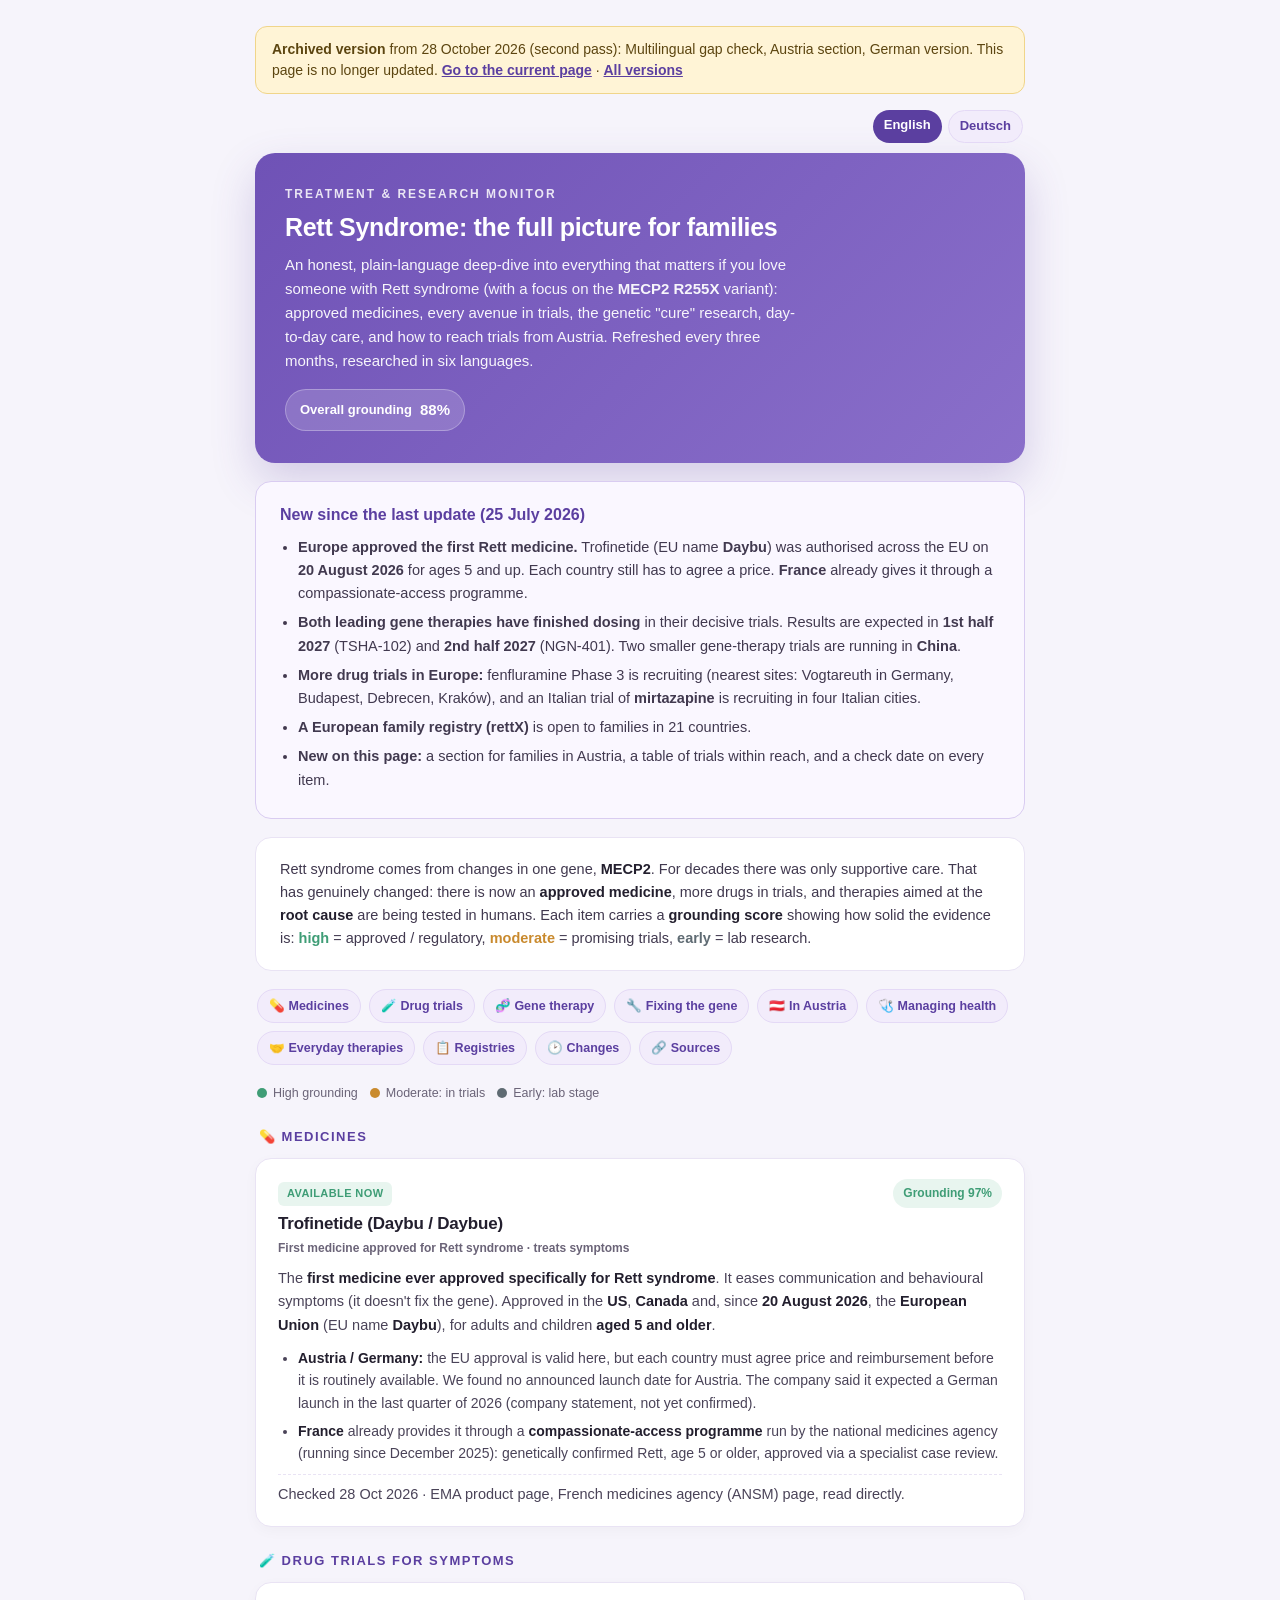
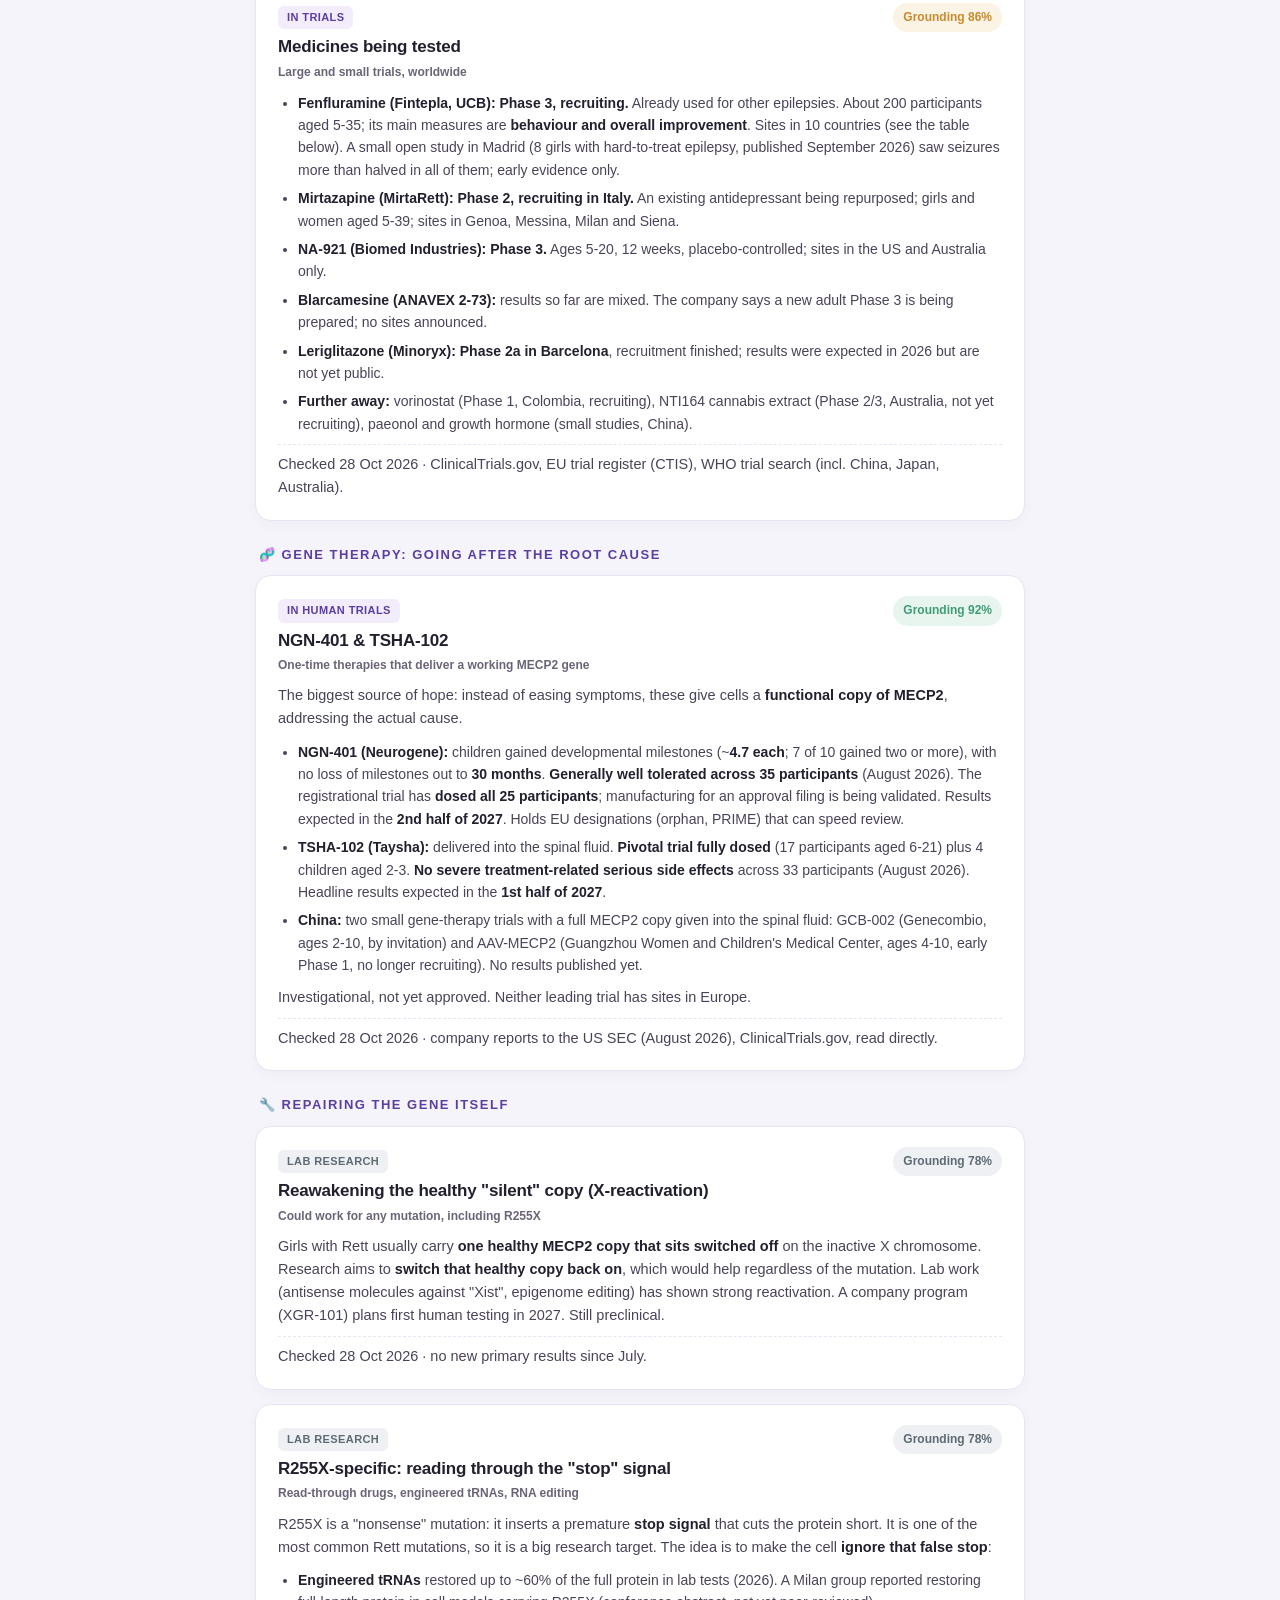
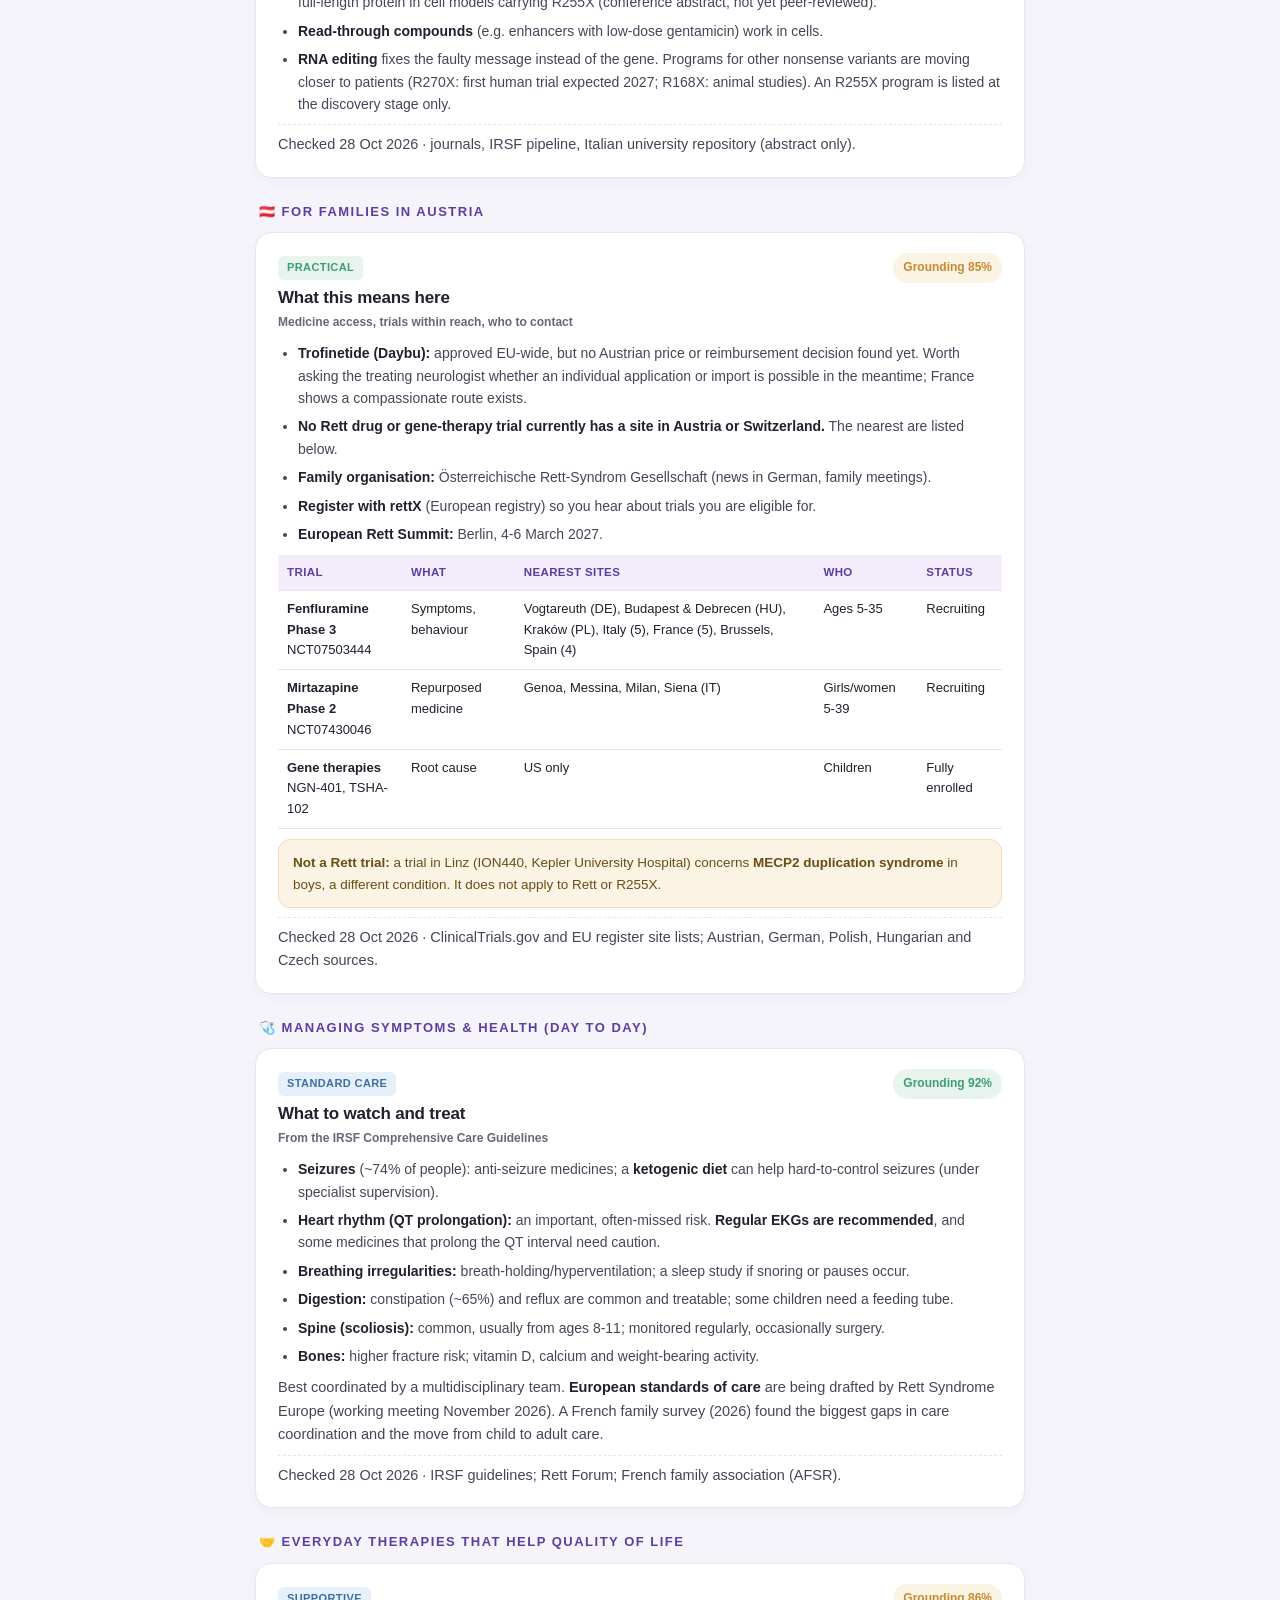
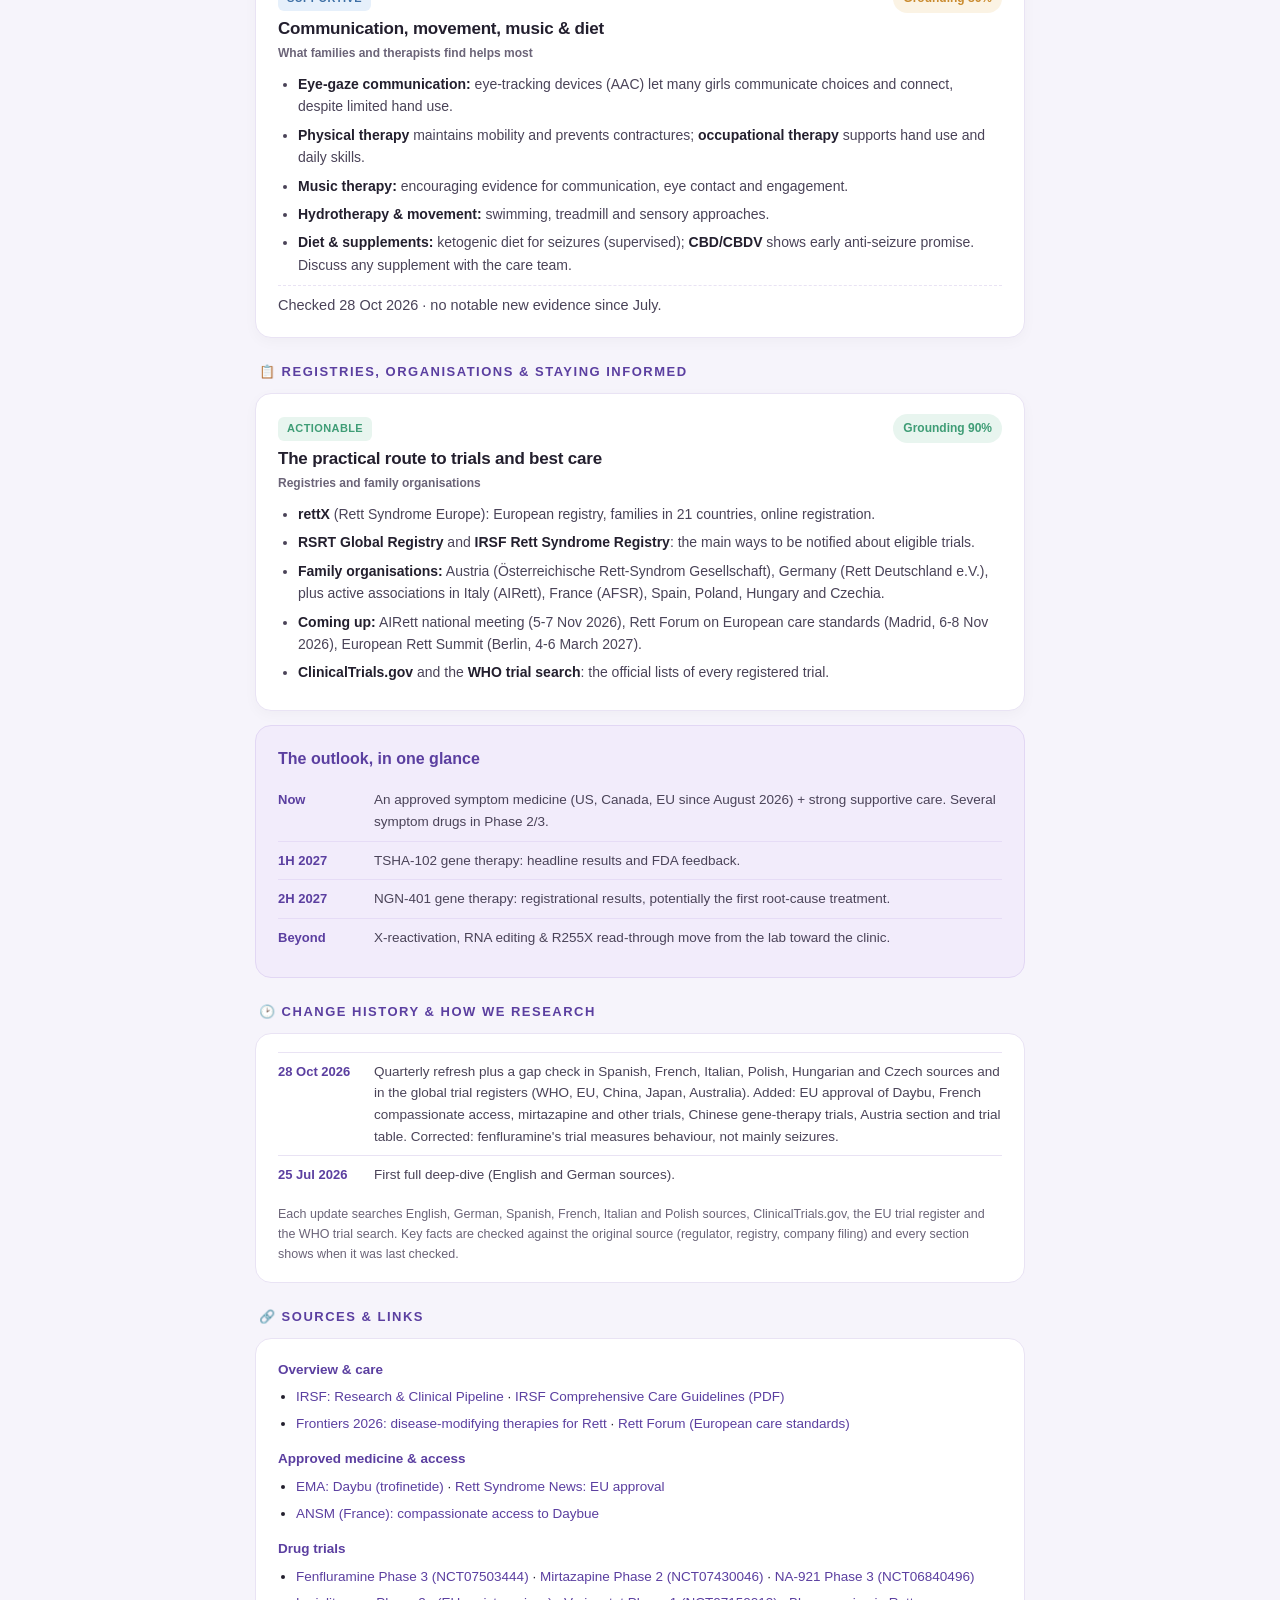
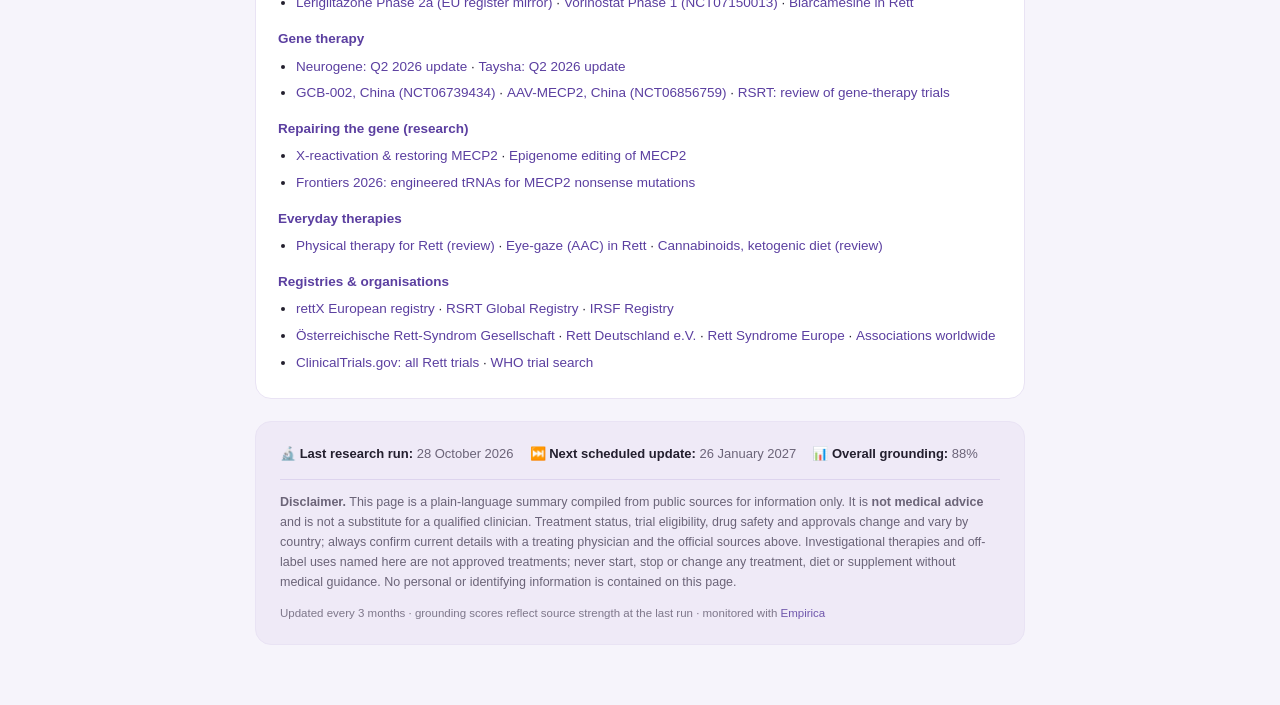
<file: archive/2026-10-28-v2/index.html>
<!doctype html>
<html lang="en">
<head>
<meta charset="utf-8">
<meta name="viewport" content="width=device-width, initial-scale=1">
<meta name="robots" content="noindex, nofollow">
<title>Rett Syndrome (MECP2 · R255X) - Treatment &amp; Research Monitor</title>
<link rel="stylesheet" href="style.css">
</head>
<body>
<div style="background:#fff4d6;border:1px solid #f0d58a;color:#5c4510;border-radius:12px;padding:12px 16px;margin:0 auto 16px;max-width:770px;font:14px/1.5 -apple-system,Segoe UI,Roboto,sans-serif"><b>Archived version</b> from 28 October 2026 (second pass): Multilingual gap check, Austria section, German version. This page is no longer updated. <a href="../../" style="color:#5b3fa0;font-weight:600">Go to the current page</a> · <a href="../../archive/" style="color:#5b3fa0;font-weight:600">All versions</a></div>
<div class="wrap">

  <div class="lang"><span>English</span><a href="de/">Deutsch</a></div>

  <div class="hero">
    <div class="eyebrow">Treatment &amp; Research Monitor</div>
    <h1>Rett Syndrome: the full picture for families</h1>
    <p>An honest, plain-language deep-dive into everything that matters if you love someone with Rett syndrome (with a focus on the <b>MECP2 R255X</b> variant): approved medicines, every avenue in trials, the genetic "cure" research, day-to-day care, and how to reach trials from Austria. Refreshed every three months, researched in six languages.</p>
    <span class="ovr">Overall grounding <b>88%</b></span>
  </div>

  <div class="new">
    <h2>New since the last update (25 July 2026)</h2>
    <ul>
      <li><b>Europe approved the first Rett medicine.</b> Trofinetide (EU name <b>Daybu</b>) was authorised across the EU on <b>20 August 2026</b> for ages 5 and up. Each country still has to agree a price. <b>France</b> already gives it through a compassionate-access programme.</li>
      <li><b>Both leading gene therapies have finished dosing</b> in their decisive trials. Results are expected in <b>1st half 2027</b> (TSHA-102) and <b>2nd half 2027</b> (NGN-401). Two smaller gene-therapy trials are running in <b>China</b>.</li>
      <li><b>More drug trials in Europe:</b> fenfluramine Phase 3 is recruiting (nearest sites: Vogtareuth in Germany, Budapest, Debrecen, Kraków), and an Italian trial of <b>mirtazapine</b> is recruiting in four Italian cities.</li>
      <li><b>A European family registry (rettX)</b> is open to families in 21 countries.</li>
      <li><b>New on this page:</b> a section for families in Austria, a table of trials within reach, and a check date on every item.</li>
    </ul>
  </div>

  <div class="intro">
    Rett syndrome comes from changes in one gene, <b>MECP2</b>. For decades there was only supportive care. That has genuinely changed: there is now an <b>approved medicine</b>, more drugs in trials, and therapies aimed at the <b>root cause</b> are being tested in humans. Each item carries a <b>grounding score</b> showing how solid the evidence is: <span style="color:var(--good);font-weight:600">high</span> = approved / regulatory, <span style="color:var(--warn);font-weight:600">moderate</span> = promising trials, <span style="color:var(--early);font-weight:600">early</span> = lab research.
  </div>

  <div class="toc">
    <a href="#meds">💊 Medicines</a>
    <a href="#trials">🧪 Drug trials</a>
    <a href="#gene">🧬 Gene therapy</a>
    <a href="#root">🔧 Fixing the gene</a>
    <a href="#austria">🇦🇹 In Austria</a>
    <a href="#care">🩺 Managing health</a>
    <a href="#therapies">🤝 Everyday therapies</a>
    <a href="#access">📋 Registries</a>
    <a href="#history">🕑 Changes</a>
    <a href="#sources">🔗 Sources</a>
  </div>

  <div class="legend">
    <span class="k"><span class="dot" style="background:var(--good)"></span> High grounding</span>
    <span class="k"><span class="dot" style="background:var(--warn)"></span> Moderate: in trials</span>
    <span class="k"><span class="dot" style="background:var(--early)"></span> Early: lab stage</span>
  </div>

  <!-- MEDICINES -->
  <div class="sec-h" id="meds">💊 Medicines</div>

  <div class="card">
    <div class="top">
      <div><span class="pill p-now">Available now</span><h2>Trofinetide (Daybu / Daybue)</h2>
        <div class="stage">First medicine approved for Rett syndrome · treats symptoms</div></div>
      <span class="verif v-hi">Grounding 97%</span>
    </div>
    <p>The <b>first medicine ever approved specifically for Rett syndrome</b>. It eases communication and behavioural symptoms (it doesn't fix the gene). Approved in the <b>US</b>, <b>Canada</b> and, since <b>20 August 2026</b>, the <b>European Union</b> (EU name <b>Daybu</b>), for adults and children <b>aged 5 and older</b>.</p>
    <ul>
      <li><b>Austria / Germany:</b> the EU approval is valid here, but each country must agree price and reimbursement before it is routinely available. We found no announced launch date for Austria. The company said it expected a German launch in the last quarter of 2026 (company statement, not yet confirmed).</li>
      <li><b>France</b> already provides it through a <b>compassionate-access programme</b> run by the national medicines agency (running since December 2025): genetically confirmed Rett, age 5 or older, approved via a specialist case review.</li>
    </ul>
    <p class="checked">Checked 28 Oct 2026 · EMA product page, French medicines agency (ANSM) page, read directly.</p>
  </div>

  <!-- DRUG TRIALS -->
  <div class="sec-h" id="trials">🧪 Drug trials for symptoms</div>

  <div class="card">
    <div class="top">
      <div><span class="pill p-soon">In trials</span><h2>Medicines being tested</h2>
        <div class="stage">Large and small trials, worldwide</div></div>
      <span class="verif v-md">Grounding 86%</span>
    </div>
    <ul>
      <li><b>Fenfluramine (Fintepla, UCB): Phase 3, recruiting.</b> Already used for other epilepsies. About 200 participants aged 5-35; its main measures are <b>behaviour and overall improvement</b>. Sites in 10 countries (see the table below). A small open study in Madrid (8 girls with hard-to-treat epilepsy, published September 2026) saw seizures more than halved in all of them; early evidence only.</li>
      <li><b>Mirtazapine (MirtaRett): Phase 2, recruiting in Italy.</b> An existing antidepressant being repurposed; girls and women aged 5-39; sites in Genoa, Messina, Milan and Siena.</li>
      <li><b>NA-921 (Biomed Industries): Phase 3.</b> Ages 5-20, 12 weeks, placebo-controlled; sites in the US and Australia only.</li>
      <li><b>Blarcamesine (ANAVEX 2-73):</b> results so far are mixed. The company says a new adult Phase 3 is being prepared; no sites announced.</li>
      <li><b>Leriglitazone (Minoryx): Phase 2a in Barcelona</b>, recruitment finished; results were expected in 2026 but are not yet public.</li>
      <li><b>Further away:</b> vorinostat (Phase 1, Colombia, recruiting), NTI164 cannabis extract (Phase 2/3, Australia, not yet recruiting), paeonol and growth hormone (small studies, China).</li>
    </ul>
    <p class="checked">Checked 28 Oct 2026 · ClinicalTrials.gov, EU trial register (CTIS), WHO trial search (incl. China, Japan, Australia).</p>
  </div>

  <!-- GENE THERAPY -->
  <div class="sec-h" id="gene">🧬 Gene therapy: going after the root cause</div>

  <div class="card">
    <div class="top">
      <div><span class="pill p-soon">In human trials</span><h2>NGN-401 &amp; TSHA-102</h2>
        <div class="stage">One-time therapies that deliver a working MECP2 gene</div></div>
      <span class="verif v-hi">Grounding 92%</span>
    </div>
    <p>The biggest source of hope: instead of easing symptoms, these give cells a <b>functional copy of MECP2</b>, addressing the actual cause.</p>
    <ul>
      <li><b>NGN-401 (Neurogene):</b> children gained developmental milestones (~<b>4.7 each</b>; 7 of 10 gained two or more), with no loss of milestones out to <b>30 months</b>. <b>Generally well tolerated across 35 participants</b> (August 2026). The registrational trial has <b>dosed all 25 participants</b>; manufacturing for an approval filing is being validated. Results expected in the <b>2nd half of 2027</b>. Holds EU designations (orphan, PRIME) that can speed review.</li>
      <li><b>TSHA-102 (Taysha):</b> delivered into the spinal fluid. <b>Pivotal trial fully dosed</b> (17 participants aged 6-21) plus 4 children aged 2-3. <b>No severe treatment-related serious side effects</b> across 33 participants (August 2026). Headline results expected in the <b>1st half of 2027</b>.</li>
      <li><b>China:</b> two small gene-therapy trials with a full MECP2 copy given into the spinal fluid: GCB-002 (Genecombio, ages 2-10, by invitation) and AAV-MECP2 (Guangzhou Women and Children's Medical Center, ages 4-10, early Phase 1, no longer recruiting). No results published yet.</li>
    </ul>
    <p class="note">Investigational, not yet approved. Neither leading trial has sites in Europe.</p>
    <p class="checked">Checked 28 Oct 2026 · company reports to the US SEC (August 2026), ClinicalTrials.gov, read directly.</p>
  </div>

  <!-- FIXING THE GENE -->
  <div class="sec-h" id="root">🔧 Repairing the gene itself</div>

  <div class="card">
    <div class="top">
      <div><span class="pill p-early">Lab research</span><h2>Reawakening the healthy "silent" copy (X-reactivation)</h2>
        <div class="stage">Could work for any mutation, including R255X</div></div>
      <span class="verif v-lo">Grounding 78%</span>
    </div>
    <p>Girls with Rett usually carry <b>one healthy MECP2 copy that sits switched off</b> on the inactive X chromosome. Research aims to <b>switch that healthy copy back on</b>, which would help regardless of the mutation. Lab work (antisense molecules against "Xist", epigenome editing) has shown strong reactivation. A company program (XGR-101) plans first human testing in 2027. Still preclinical.</p>
    <p class="checked">Checked 28 Oct 2026 · no new primary results since July.</p>
  </div>

  <div class="card">
    <div class="top">
      <div><span class="pill p-early">Lab research</span><h2>R255X-specific: reading through the "stop" signal</h2>
        <div class="stage">Read-through drugs, engineered tRNAs, RNA editing</div></div>
      <span class="verif v-lo">Grounding 78%</span>
    </div>
    <p>R255X is a "nonsense" mutation: it inserts a premature <b>stop signal</b> that cuts the protein short. It is one of the most common Rett mutations, so it is a big research target. The idea is to make the cell <b>ignore that false stop</b>:</p>
    <ul>
      <li><b>Engineered tRNAs</b> restored up to ~60% of the full protein in lab tests (2026). A Milan group reported restoring full-length protein in cell models carrying R255X (conference abstract, not yet peer-reviewed).</li>
      <li><b>Read-through compounds</b> (e.g. enhancers with low-dose gentamicin) work in cells.</li>
      <li><b>RNA editing</b> fixes the faulty message instead of the gene. Programs for other nonsense variants are moving closer to patients (R270X: first human trial expected 2027; R168X: animal studies). An R255X program is listed at the discovery stage only.</li>
    </ul>
    <p class="checked">Checked 28 Oct 2026 · journals, IRSF pipeline, Italian university repository (abstract only).</p>
  </div>

  <!-- AUSTRIA -->
  <div class="sec-h" id="austria">🇦🇹 For families in Austria</div>

  <div class="card">
    <div class="top">
      <div><span class="pill p-now">Practical</span><h2>What this means here</h2>
        <div class="stage">Medicine access, trials within reach, who to contact</div></div>
      <span class="verif v-md">Grounding 85%</span>
    </div>
    <ul>
      <li><b>Trofinetide (Daybu):</b> approved EU-wide, but no Austrian price or reimbursement decision found yet. Worth asking the treating neurologist whether an individual application or import is possible in the meantime; France shows a compassionate route exists.</li>
      <li><b>No Rett drug or gene-therapy trial currently has a site in Austria or Switzerland.</b> The nearest are listed below.</li>
      <li><b>Family organisation:</b> Österreichische Rett-Syndrom Gesellschaft (news in German, family meetings).</li>
      <li><b>Register with rettX</b> (European registry) so you hear about trials you are eligible for.</li>
      <li><b>European Rett Summit:</b> Berlin, 4-6 March 2027.</li>
    </ul>

    <div class="tbl-wrap">
      <table>
        <tr><th>Trial</th><th>What</th><th>Nearest sites</th><th>Who</th><th>Status</th></tr>
        <tr><td><b>Fenfluramine Phase 3</b><br>NCT07503444</td><td>Symptoms, behaviour</td><td>Vogtareuth (DE), Budapest &amp; Debrecen (HU), Kraków (PL), Italy (5), France (5), Brussels, Spain (4)</td><td>Ages 5-35</td><td>Recruiting</td></tr>
        <tr><td><b>Mirtazapine Phase 2</b><br>NCT07430046</td><td>Repurposed medicine</td><td>Genoa, Messina, Milan, Siena (IT)</td><td>Girls/women 5-39</td><td>Recruiting</td></tr>
        <tr><td><b>Gene therapies</b><br>NGN-401, TSHA-102</td><td>Root cause</td><td>US only</td><td>Children</td><td>Fully enrolled</td></tr>
      </table>
    </div>
    <div class="warnbox"><b>Not a Rett trial:</b> a trial in Linz (ION440, Kepler University Hospital) concerns <b>MECP2 duplication syndrome</b> in boys, a different condition. It does not apply to Rett or R255X.</div>
    <p class="checked">Checked 28 Oct 2026 · ClinicalTrials.gov and EU register site lists; Austrian, German, Polish, Hungarian and Czech sources.</p>
  </div>

  <!-- MANAGING HEALTH -->
  <div class="sec-h" id="care">🩺 Managing symptoms &amp; health (day to day)</div>

  <div class="card">
    <div class="top">
      <div><span class="pill p-care">Standard care</span><h2>What to watch and treat</h2>
        <div class="stage">From the IRSF Comprehensive Care Guidelines</div></div>
      <span class="verif v-hi">Grounding 92%</span>
    </div>
    <ul>
      <li><b>Seizures</b> (~74% of people): anti-seizure medicines; a <b>ketogenic diet</b> can help hard-to-control seizures (under specialist supervision).</li>
      <li><b>Heart rhythm (QT prolongation):</b> an important, often-missed risk. <b>Regular EKGs are recommended</b>, and some medicines that prolong the QT interval need caution.</li>
      <li><b>Breathing irregularities:</b> breath-holding/hyperventilation; a sleep study if snoring or pauses occur.</li>
      <li><b>Digestion:</b> constipation (~65%) and reflux are common and treatable; some children need a feeding tube.</li>
      <li><b>Spine (scoliosis):</b> common, usually from ages 8-11; monitored regularly, occasionally surgery.</li>
      <li><b>Bones:</b> higher fracture risk; vitamin D, calcium and weight-bearing activity.</li>
    </ul>
    <p class="note">Best coordinated by a multidisciplinary team. <b>European standards of care</b> are being drafted by Rett Syndrome Europe (working meeting November 2026). A French family survey (2026) found the biggest gaps in care coordination and the move from child to adult care.</p>
    <p class="checked">Checked 28 Oct 2026 · IRSF guidelines; Rett Forum; French family association (AFSR).</p>
  </div>

  <!-- THERAPIES -->
  <div class="sec-h" id="therapies">🤝 Everyday therapies that help quality of life</div>

  <div class="card">
    <div class="top">
      <div><span class="pill p-care">Supportive</span><h2>Communication, movement, music &amp; diet</h2>
        <div class="stage">What families and therapists find helps most</div></div>
      <span class="verif v-md">Grounding 86%</span>
    </div>
    <ul>
      <li><b>Eye-gaze communication:</b> eye-tracking devices (AAC) let many girls communicate choices and connect, despite limited hand use.</li>
      <li><b>Physical therapy</b> maintains mobility and prevents contractures; <b>occupational therapy</b> supports hand use and daily skills.</li>
      <li><b>Music therapy:</b> encouraging evidence for communication, eye contact and engagement.</li>
      <li><b>Hydrotherapy &amp; movement:</b> swimming, treadmill and sensory approaches.</li>
      <li><b>Diet &amp; supplements:</b> ketogenic diet for seizures (supervised); <b>CBD/CBDV</b> shows early anti-seizure promise. Discuss any supplement with the care team.</li>
    </ul>
    <p class="checked">Checked 28 Oct 2026 · no notable new evidence since July.</p>
  </div>

  <!-- ACCESS -->
  <div class="sec-h" id="access">📋 Registries, organisations &amp; staying informed</div>

  <div class="card">
    <div class="top">
      <div><span class="pill p-now">Actionable</span><h2>The practical route to trials and best care</h2>
        <div class="stage">Registries and family organisations</div></div>
      <span class="verif v-hi">Grounding 90%</span>
    </div>
    <ul>
      <li><b>rettX</b> (Rett Syndrome Europe): European registry, families in 21 countries, online registration.</li>
      <li><b>RSRT Global Registry</b> and <b>IRSF Rett Syndrome Registry</b>: the main ways to be notified about eligible trials.</li>
      <li><b>Family organisations:</b> Austria (Österreichische Rett-Syndrom Gesellschaft), Germany (Rett Deutschland e.V.), plus active associations in Italy (AIRett), France (AFSR), Spain, Poland, Hungary and Czechia.</li>
      <li><b>Coming up:</b> AIRett national meeting (5-7 Nov 2026), Rett Forum on European care standards (Madrid, 6-8 Nov 2026), European Rett Summit (Berlin, 4-6 March 2027).</li>
      <li><b>ClinicalTrials.gov</b> and the <b>WHO trial search</b>: the official lists of every registered trial.</li>
    </ul>
  </div>

  <div class="timeline">
    <h2>The outlook, in one glance</h2>
    <div class="trow"><div class="when">Now</div><div class="what">An approved symptom medicine (US, Canada, EU since August 2026) + strong supportive care. Several symptom drugs in Phase 2/3.</div></div>
    <div class="trow"><div class="when">1H 2027</div><div class="what">TSHA-102 gene therapy: headline results and FDA feedback.</div></div>
    <div class="trow"><div class="when">2H 2027</div><div class="what">NGN-401 gene therapy: registrational results, potentially the first root-cause treatment.</div></div>
    <div class="trow"><div class="when">Beyond</div><div class="what">X-reactivation, RNA editing &amp; R255X read-through move from the lab toward the clinic.</div></div>
  </div>

  <!-- HISTORY -->
  <div class="sec-h" id="history">🕑 Change history &amp; how we research</div>
  <div class="hist">
    <div class="trow"><div class="when">28 Oct 2026</div><div class="what">Quarterly refresh plus a gap check in Spanish, French, Italian, Polish, Hungarian and Czech sources and in the global trial registers (WHO, EU, China, Japan, Australia). Added: EU approval of Daybu, French compassionate access, mirtazapine and other trials, Chinese gene-therapy trials, Austria section and trial table. Corrected: fenfluramine's trial measures behaviour, not mainly seizures.</div></div>
    <div class="trow"><div class="when">25 Jul 2026</div><div class="what">First full deep-dive (English and German sources).</div></div>
    <p class="note" style="margin-top:10px">Each update searches English, German, Spanish, French, Italian and Polish sources, ClinicalTrials.gov, the EU trial register and the WHO trial search. Key facts are checked against the original source (regulator, registry, company filing) and every section shows when it was last checked.</p>
  </div>

  <!-- SOURCES -->
  <div class="sec-h" id="sources">🔗 Sources &amp; links</div>
  <div class="src">
    <h3>Overview &amp; care</h3>
    <ul>
      <li><a href="https://www.rettsyndrome.org/about-rett-syndrome/pipeline/" target="_blank" rel="noopener">IRSF: Research &amp; Clinical Pipeline</a> · <a href="https://www.rettsyndrome.org/wp-content/uploads/2024/12/Comprehensive-Care-Guidelines_digital.pdf" target="_blank" rel="noopener">IRSF Comprehensive Care Guidelines (PDF)</a></li>
      <li><a href="https://www.frontiersin.org/journals/neurology/articles/10.3389/fneur.2026.1766679/full" target="_blank" rel="noopener">Frontiers 2026: disease-modifying therapies for Rett</a> · <a href="https://rettforum.eu/" target="_blank" rel="noopener">Rett Forum (European care standards)</a></li>
    </ul>
    <h3>Approved medicine &amp; access</h3>
    <ul>
      <li><a href="https://www.ema.europa.eu/en/medicines/human/EPAR/daybu" target="_blank" rel="noopener">EMA: Daybu (trofinetide)</a> · <a href="https://rettsyndromenews.com/news/daybu-wins-approval-european-union-first-rett-syndrome-treatment/" target="_blank" rel="noopener">Rett Syndrome News: EU approval</a></li>
      <li><a href="https://ansm.sante.fr/tableau-acces-derogatoire/daybue" target="_blank" rel="noopener">ANSM (France): compassionate access to Daybue</a></li>
    </ul>
    <h3>Drug trials</h3>
    <ul>
      <li><a href="https://clinicaltrials.gov/study/NCT07503444" target="_blank" rel="noopener">Fenfluramine Phase 3 (NCT07503444)</a> · <a href="https://clinicaltrials.gov/study/NCT07430046" target="_blank" rel="noopener">Mirtazapine Phase 2 (NCT07430046)</a> · <a href="https://clinicaltrials.gov/study/NCT06840496" target="_blank" rel="noopener">NA-921 Phase 3 (NCT06840496)</a></li>
      <li><a href="https://www.ctis.eu/trial/2024-514684-26-00" target="_blank" rel="noopener">Leriglitazone Phase 2a (EU register mirror)</a> · <a href="https://clinicaltrials.gov/study/NCT07150013" target="_blank" rel="noopener">Vorinostat Phase 1 (NCT07150013)</a> · <a href="https://clinicaltrials.gov/study/NCT04304482" target="_blank" rel="noopener">Blarcamesine in Rett</a></li>
    </ul>
    <h3>Gene therapy</h3>
    <ul>
      <li><a href="https://www.sec.gov/Archives/edgar/data/0001404644/000140464426000056/ngne_2qye26earningsrelease.htm" target="_blank" rel="noopener">Neurogene: Q2 2026 update</a> · <a href="https://www.sec.gov/Archives/edgar/data/0001806310/000119312526344594/d161230dex991.htm" target="_blank" rel="noopener">Taysha: Q2 2026 update</a></li>
      <li><a href="https://clinicaltrials.gov/study/NCT06739434" target="_blank" rel="noopener">GCB-002, China (NCT06739434)</a> · <a href="https://clinicaltrials.gov/study/NCT06856759" target="_blank" rel="noopener">AAV-MECP2, China (NCT06856759)</a> · <a href="https://reverserett.org/news/articles/a-review-of-gene-therapy-clinical-trials/" target="_blank" rel="noopener">RSRT: review of gene-therapy trials</a></li>
    </ul>
    <h3>Repairing the gene (research)</h3>
    <ul>
      <li><a href="https://pmc.ncbi.nlm.nih.gov/articles/PMC9915138/" target="_blank" rel="noopener">X-reactivation &amp; restoring MECP2</a> · <a href="https://www.science.org/doi/10.1126/scitranslmed.add4666" target="_blank" rel="noopener">Epigenome editing of MECP2</a></li>
      <li><a href="https://www.frontiersin.org/journals/neurology/articles/10.3389/fneur.2026.1778877/full" target="_blank" rel="noopener">Frontiers 2026: engineered tRNAs for MECP2 nonsense mutations</a></li>
    </ul>
    <h3>Everyday therapies</h3>
    <ul>
      <li><a href="https://www.ncbi.nlm.nih.gov/pmc/articles/PMC7407501/" target="_blank" rel="noopener">Physical therapy for Rett (review)</a> · <a href="https://www.ncbi.nlm.nih.gov/pmc/articles/PMC4785214/" target="_blank" rel="noopener">Eye-gaze (AAC) in Rett</a> · <a href="https://pmc.ncbi.nlm.nih.gov/articles/PMC6614559/" target="_blank" rel="noopener">Cannabinoids, ketogenic diet (review)</a></li>
    </ul>
    <h3>Registries &amp; organisations</h3>
    <ul>
      <li><a href="https://rettsyndrome.eu/rettx/" target="_blank" rel="noopener">rettX European registry</a> · <a href="https://reverserett.org/global-registry/" target="_blank" rel="noopener">RSRT Global Registry</a> · <a href="https://www.rettsyndrome.org/rett-syndrome-registry/" target="_blank" rel="noopener">IRSF Registry</a></li>
      <li><a href="https://www.rett-syndrom.at/" target="_blank" rel="noopener">Österreichische Rett-Syndrom Gesellschaft</a> · <a href="https://www.rett.de/" target="_blank" rel="noopener">Rett Deutschland e.V.</a> · <a href="https://rettsyndrome.eu/" target="_blank" rel="noopener">Rett Syndrome Europe</a> · <a href="https://www.rettsyndrome.org/families/community-connections/" target="_blank" rel="noopener">Associations worldwide</a></li>
      <li><a href="https://clinicaltrials.gov/search?cond=Rett%20Syndrome" target="_blank" rel="noopener">ClinicalTrials.gov: all Rett trials</a> · <a href="https://trialsearch.who.int/" target="_blank" rel="noopener">WHO trial search</a></li>
    </ul>
  </div>

  <div class="foot">
    <div class="runrow">
      <div>🔬 <b>Last research run:</b> 28 October 2026</div>
      <div>⏭️ <b>Next scheduled update:</b> 26 January 2027</div>
      <div>📊 <b>Overall grounding:</b> 88%</div>
    </div>
    <div class="disc">
      <b>Disclaimer.</b> This page is a plain-language summary compiled from public sources for information only. It is <b>not medical advice</b> and is not a substitute for a qualified clinician. Treatment status, trial eligibility, drug safety and approvals change and vary by country; always confirm current details with a treating physician and the official sources above. Investigational therapies and off-label uses named here are not approved treatments; never start, stop or change any treatment, diet or supplement without medical guidance. No personal or identifying information is contained on this page.
    </div>
    <div class="cred">Updated every 3 months · grounding scores reflect source strength at the last run · monitored with <a href="https://getempirica.com" target="_blank" rel="noopener">Empirica</a></div>
  </div>

</div>
</body>
</html>
</file>
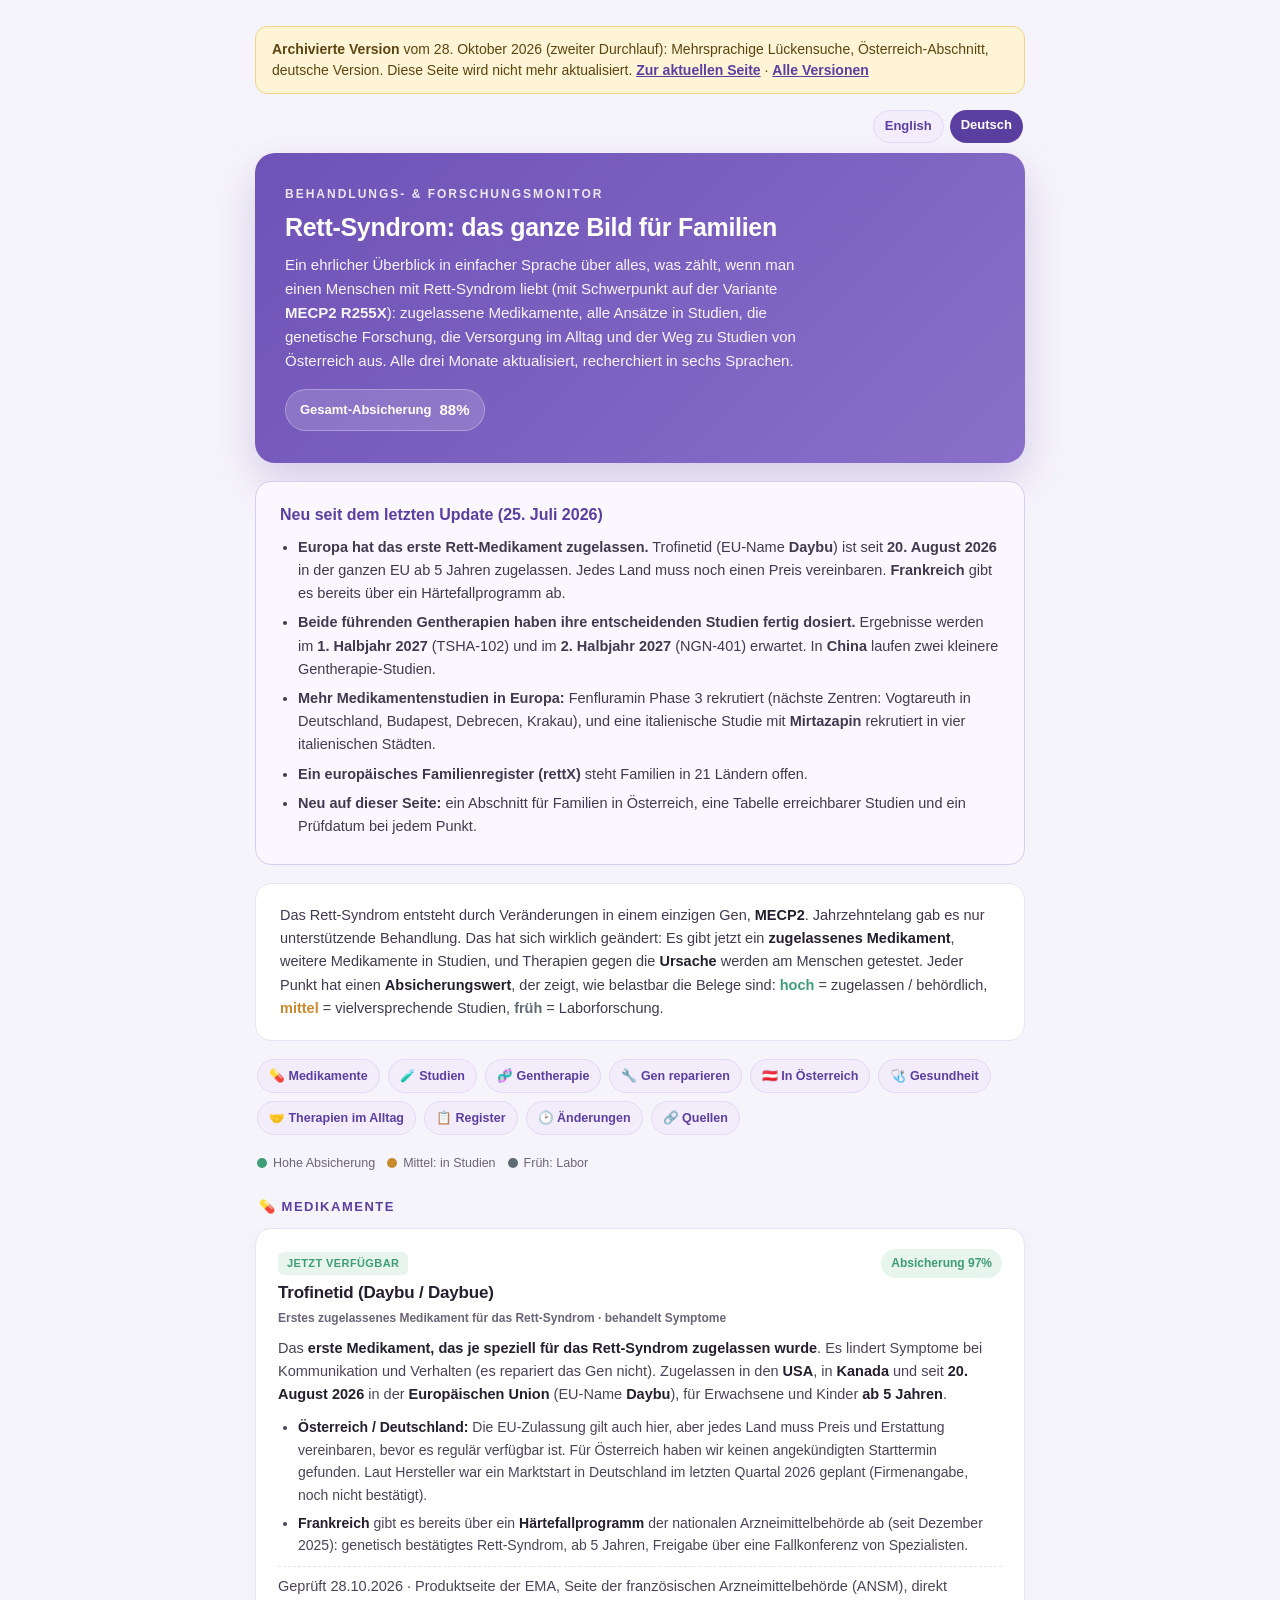
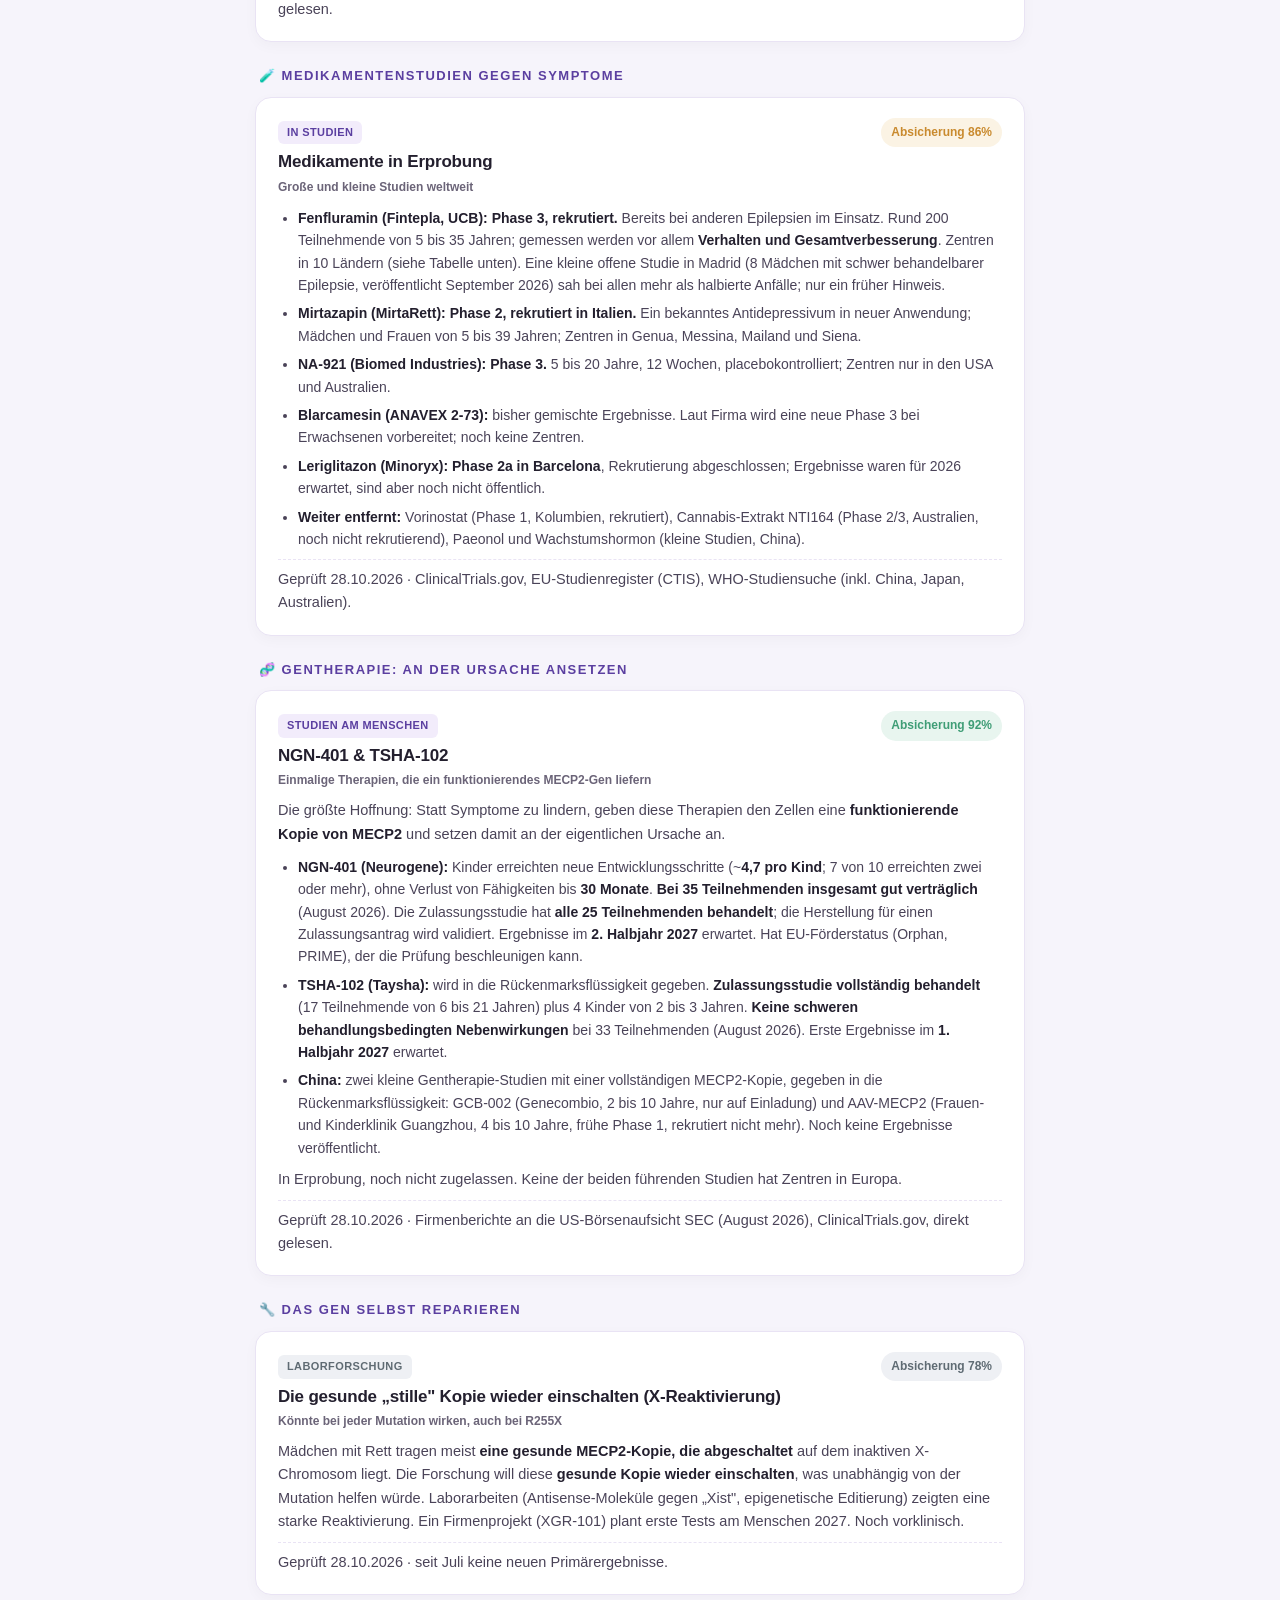
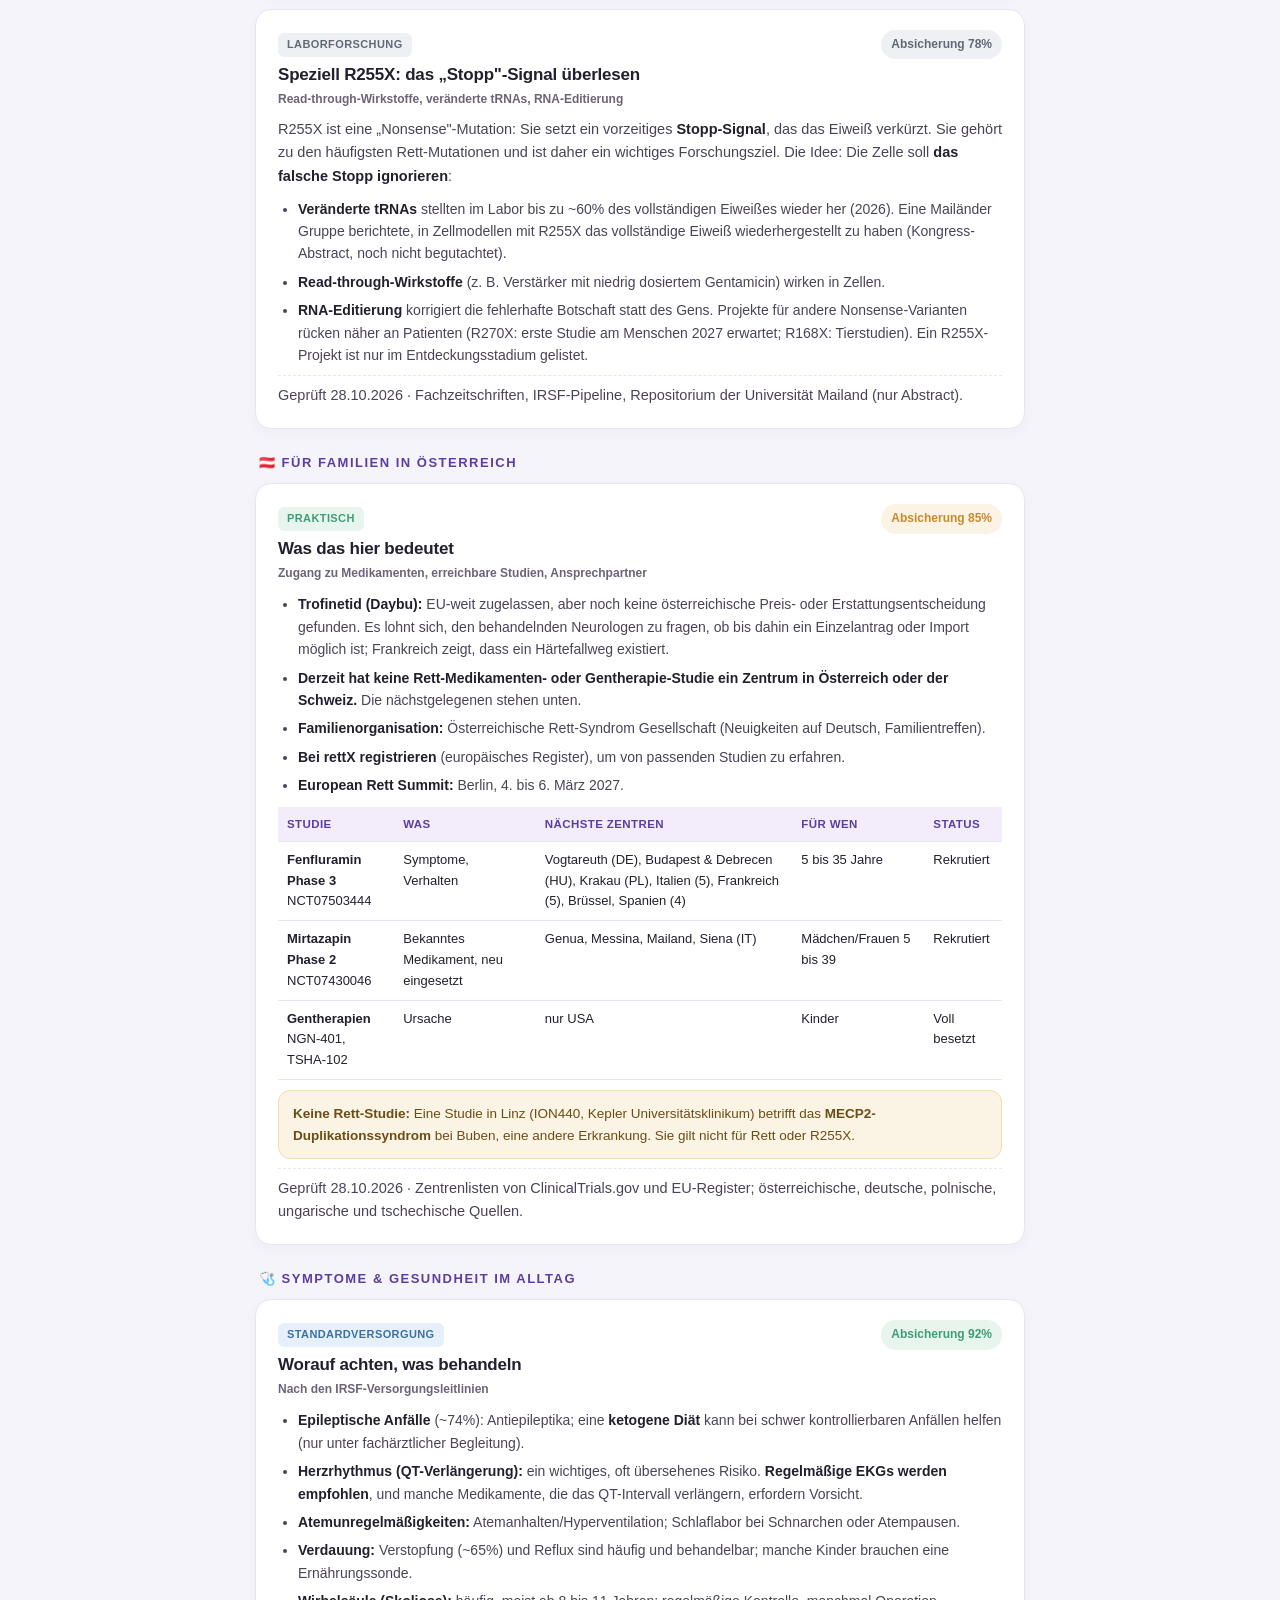
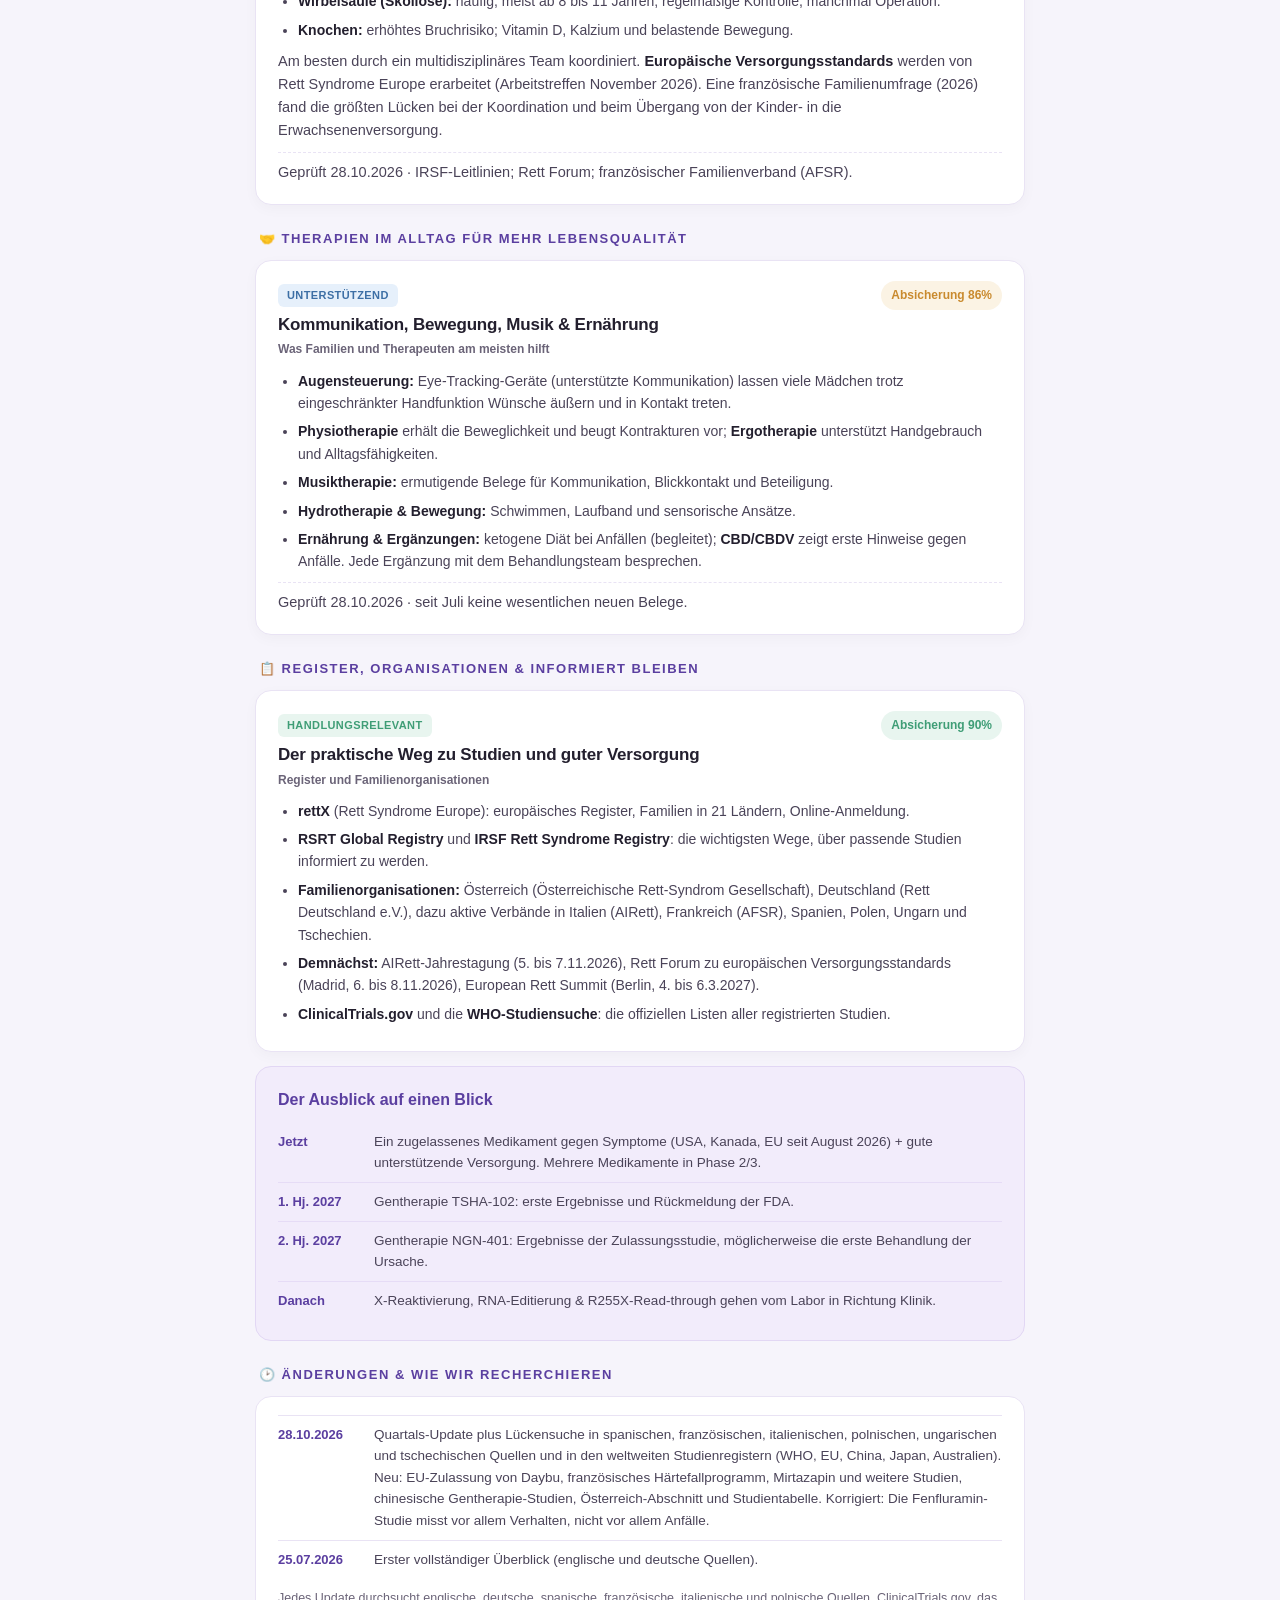
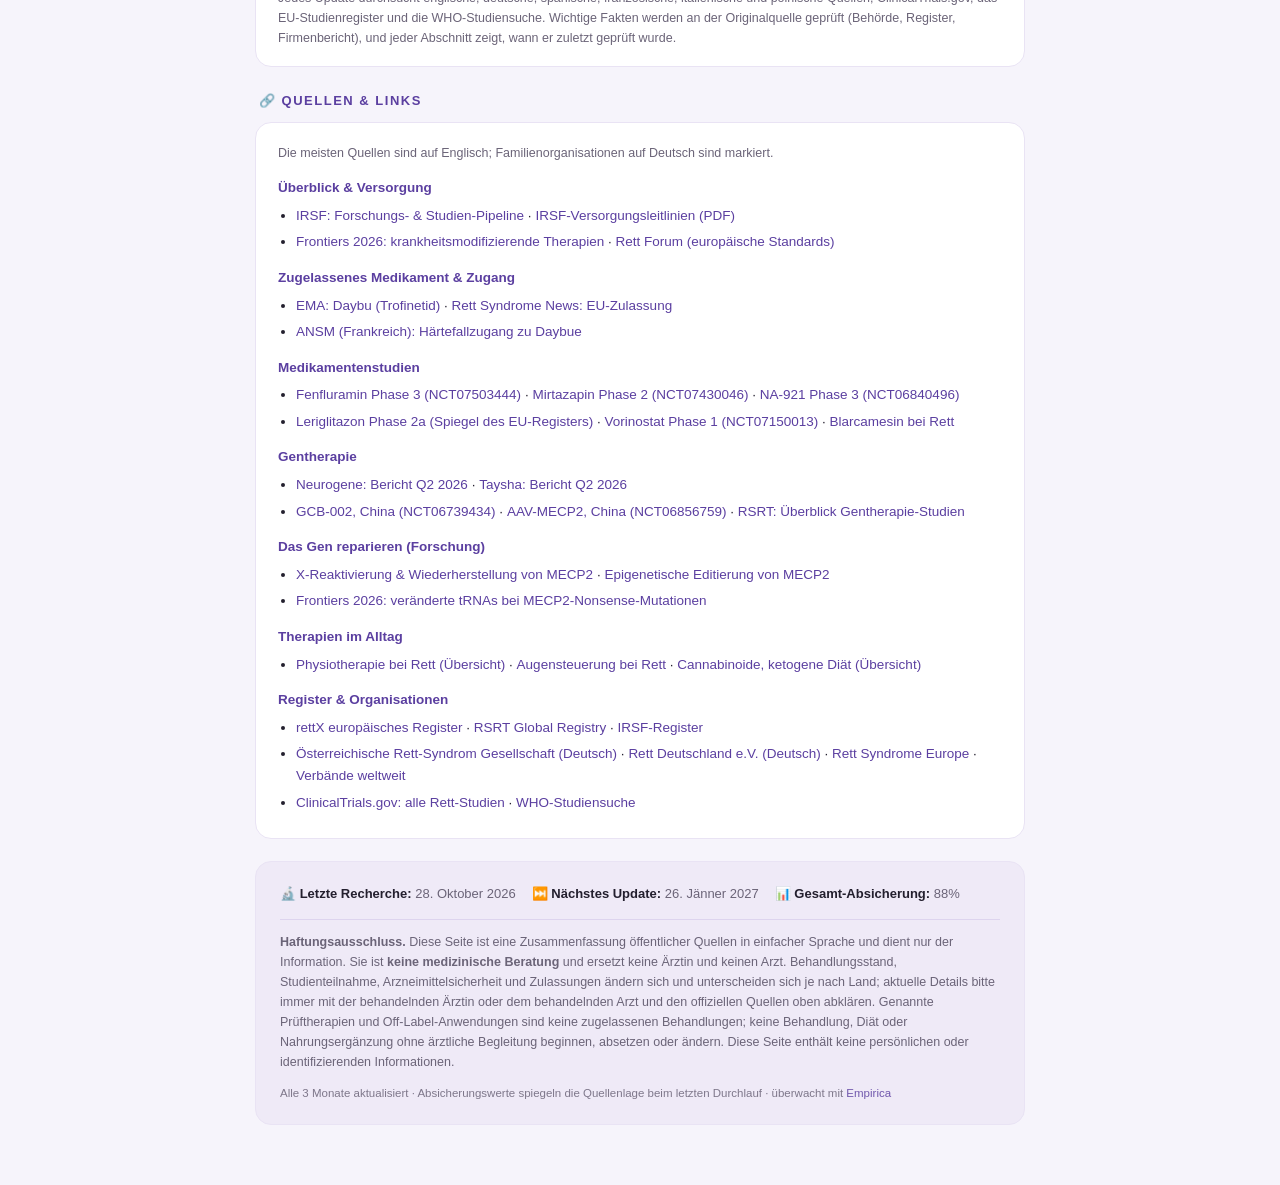
<file: archive/2026-10-28-v2/de/index.html>
<!doctype html>
<html lang="de">
<head>
<meta charset="utf-8">
<meta name="viewport" content="width=device-width, initial-scale=1">
<meta name="robots" content="noindex, nofollow">
<title>Rett-Syndrom (MECP2 · R255X) - Behandlungs- &amp; Forschungsmonitor</title>
<link rel="stylesheet" href="../style.css">
</head>
<body>
<div style="background:#fff4d6;border:1px solid #f0d58a;color:#5c4510;border-radius:12px;padding:12px 16px;margin:0 auto 16px;max-width:770px;font:14px/1.5 -apple-system,Segoe UI,Roboto,sans-serif"><b>Archivierte Version</b> vom 28. Oktober 2026 (zweiter Durchlauf): Mehrsprachige Lückensuche, Österreich-Abschnitt, deutsche Version. Diese Seite wird nicht mehr aktualisiert. <a href="../../../de/" style="color:#5b3fa0;font-weight:600">Zur aktuellen Seite</a> · <a href="../../../archive/" style="color:#5b3fa0;font-weight:600">Alle Versionen</a></div>
<div class="wrap">

  <div class="lang"><a href="../">English</a><span>Deutsch</span></div>

  <div class="hero">
    <div class="eyebrow">Behandlungs- &amp; Forschungsmonitor</div>
    <h1>Rett-Syndrom: das ganze Bild für Familien</h1>
    <p>Ein ehrlicher Überblick in einfacher Sprache über alles, was zählt, wenn man einen Menschen mit Rett-Syndrom liebt (mit Schwerpunkt auf der Variante <b>MECP2 R255X</b>): zugelassene Medikamente, alle Ansätze in Studien, die genetische Forschung, die Versorgung im Alltag und der Weg zu Studien von Österreich aus. Alle drei Monate aktualisiert, recherchiert in sechs Sprachen.</p>
    <span class="ovr">Gesamt-Absicherung <b>88%</b></span>
  </div>

  <div class="new">
    <h2>Neu seit dem letzten Update (25. Juli 2026)</h2>
    <ul>
      <li><b>Europa hat das erste Rett-Medikament zugelassen.</b> Trofinetid (EU-Name <b>Daybu</b>) ist seit <b>20. August 2026</b> in der ganzen EU ab 5 Jahren zugelassen. Jedes Land muss noch einen Preis vereinbaren. <b>Frankreich</b> gibt es bereits über ein Härtefallprogramm ab.</li>
      <li><b>Beide führenden Gentherapien haben ihre entscheidenden Studien fertig dosiert.</b> Ergebnisse werden im <b>1. Halbjahr 2027</b> (TSHA-102) und im <b>2. Halbjahr 2027</b> (NGN-401) erwartet. In <b>China</b> laufen zwei kleinere Gentherapie-Studien.</li>
      <li><b>Mehr Medikamentenstudien in Europa:</b> Fenfluramin Phase 3 rekrutiert (nächste Zentren: Vogtareuth in Deutschland, Budapest, Debrecen, Krakau), und eine italienische Studie mit <b>Mirtazapin</b> rekrutiert in vier italienischen Städten.</li>
      <li><b>Ein europäisches Familienregister (rettX)</b> steht Familien in 21 Ländern offen.</li>
      <li><b>Neu auf dieser Seite:</b> ein Abschnitt für Familien in Österreich, eine Tabelle erreichbarer Studien und ein Prüfdatum bei jedem Punkt.</li>
    </ul>
  </div>

  <div class="intro">
    Das Rett-Syndrom entsteht durch Veränderungen in einem einzigen Gen, <b>MECP2</b>. Jahrzehntelang gab es nur unterstützende Behandlung. Das hat sich wirklich geändert: Es gibt jetzt ein <b>zugelassenes Medikament</b>, weitere Medikamente in Studien, und Therapien gegen die <b>Ursache</b> werden am Menschen getestet. Jeder Punkt hat einen <b>Absicherungswert</b>, der zeigt, wie belastbar die Belege sind: <span style="color:var(--good);font-weight:600">hoch</span> = zugelassen / behördlich, <span style="color:var(--warn);font-weight:600">mittel</span> = vielversprechende Studien, <span style="color:var(--early);font-weight:600">früh</span> = Laborforschung.
  </div>

  <div class="toc">
    <a href="#meds">💊 Medikamente</a>
    <a href="#trials">🧪 Studien</a>
    <a href="#gene">🧬 Gentherapie</a>
    <a href="#root">🔧 Gen reparieren</a>
    <a href="#austria">🇦🇹 In Österreich</a>
    <a href="#care">🩺 Gesundheit</a>
    <a href="#therapies">🤝 Therapien im Alltag</a>
    <a href="#access">📋 Register</a>
    <a href="#history">🕑 Änderungen</a>
    <a href="#sources">🔗 Quellen</a>
  </div>

  <div class="legend">
    <span class="k"><span class="dot" style="background:var(--good)"></span> Hohe Absicherung</span>
    <span class="k"><span class="dot" style="background:var(--warn)"></span> Mittel: in Studien</span>
    <span class="k"><span class="dot" style="background:var(--early)"></span> Früh: Labor</span>
  </div>

  <div class="sec-h" id="meds">💊 Medikamente</div>

  <div class="card">
    <div class="top">
      <div><span class="pill p-now">Jetzt verfügbar</span><h2>Trofinetid (Daybu / Daybue)</h2>
        <div class="stage">Erstes zugelassenes Medikament für das Rett-Syndrom · behandelt Symptome</div></div>
      <span class="verif v-hi">Absicherung 97%</span>
    </div>
    <p>Das <b>erste Medikament, das je speziell für das Rett-Syndrom zugelassen wurde</b>. Es lindert Symptome bei Kommunikation und Verhalten (es repariert das Gen nicht). Zugelassen in den <b>USA</b>, in <b>Kanada</b> und seit <b>20. August 2026</b> in der <b>Europäischen Union</b> (EU-Name <b>Daybu</b>), für Erwachsene und Kinder <b>ab 5 Jahren</b>.</p>
    <ul>
      <li><b>Österreich / Deutschland:</b> Die EU-Zulassung gilt auch hier, aber jedes Land muss Preis und Erstattung vereinbaren, bevor es regulär verfügbar ist. Für Österreich haben wir keinen angekündigten Starttermin gefunden. Laut Hersteller war ein Marktstart in Deutschland im letzten Quartal 2026 geplant (Firmenangabe, noch nicht bestätigt).</li>
      <li><b>Frankreich</b> gibt es bereits über ein <b>Härtefallprogramm</b> der nationalen Arzneimittelbehörde ab (seit Dezember 2025): genetisch bestätigtes Rett-Syndrom, ab 5 Jahren, Freigabe über eine Fallkonferenz von Spezialisten.</li>
    </ul>
    <p class="checked">Geprüft 28.10.2026 · Produktseite der EMA, Seite der französischen Arzneimittelbehörde (ANSM), direkt gelesen.</p>
  </div>

  <div class="sec-h" id="trials">🧪 Medikamentenstudien gegen Symptome</div>

  <div class="card">
    <div class="top">
      <div><span class="pill p-soon">In Studien</span><h2>Medikamente in Erprobung</h2>
        <div class="stage">Große und kleine Studien weltweit</div></div>
      <span class="verif v-md">Absicherung 86%</span>
    </div>
    <ul>
      <li><b>Fenfluramin (Fintepla, UCB): Phase 3, rekrutiert.</b> Bereits bei anderen Epilepsien im Einsatz. Rund 200 Teilnehmende von 5 bis 35 Jahren; gemessen werden vor allem <b>Verhalten und Gesamtverbesserung</b>. Zentren in 10 Ländern (siehe Tabelle unten). Eine kleine offene Studie in Madrid (8 Mädchen mit schwer behandelbarer Epilepsie, veröffentlicht September 2026) sah bei allen mehr als halbierte Anfälle; nur ein früher Hinweis.</li>
      <li><b>Mirtazapin (MirtaRett): Phase 2, rekrutiert in Italien.</b> Ein bekanntes Antidepressivum in neuer Anwendung; Mädchen und Frauen von 5 bis 39 Jahren; Zentren in Genua, Messina, Mailand und Siena.</li>
      <li><b>NA-921 (Biomed Industries): Phase 3.</b> 5 bis 20 Jahre, 12 Wochen, placebokontrolliert; Zentren nur in den USA und Australien.</li>
      <li><b>Blarcamesin (ANAVEX 2-73):</b> bisher gemischte Ergebnisse. Laut Firma wird eine neue Phase 3 bei Erwachsenen vorbereitet; noch keine Zentren.</li>
      <li><b>Leriglitazon (Minoryx): Phase 2a in Barcelona</b>, Rekrutierung abgeschlossen; Ergebnisse waren für 2026 erwartet, sind aber noch nicht öffentlich.</li>
      <li><b>Weiter entfernt:</b> Vorinostat (Phase 1, Kolumbien, rekrutiert), Cannabis-Extrakt NTI164 (Phase 2/3, Australien, noch nicht rekrutierend), Paeonol und Wachstumshormon (kleine Studien, China).</li>
    </ul>
    <p class="checked">Geprüft 28.10.2026 · ClinicalTrials.gov, EU-Studienregister (CTIS), WHO-Studiensuche (inkl. China, Japan, Australien).</p>
  </div>

  <div class="sec-h" id="gene">🧬 Gentherapie: an der Ursache ansetzen</div>

  <div class="card">
    <div class="top">
      <div><span class="pill p-soon">Studien am Menschen</span><h2>NGN-401 &amp; TSHA-102</h2>
        <div class="stage">Einmalige Therapien, die ein funktionierendes MECP2-Gen liefern</div></div>
      <span class="verif v-hi">Absicherung 92%</span>
    </div>
    <p>Die größte Hoffnung: Statt Symptome zu lindern, geben diese Therapien den Zellen eine <b>funktionierende Kopie von MECP2</b> und setzen damit an der eigentlichen Ursache an.</p>
    <ul>
      <li><b>NGN-401 (Neurogene):</b> Kinder erreichten neue Entwicklungsschritte (~<b>4,7 pro Kind</b>; 7 von 10 erreichten zwei oder mehr), ohne Verlust von Fähigkeiten bis <b>30 Monate</b>. <b>Bei 35 Teilnehmenden insgesamt gut verträglich</b> (August 2026). Die Zulassungsstudie hat <b>alle 25 Teilnehmenden behandelt</b>; die Herstellung für einen Zulassungsantrag wird validiert. Ergebnisse im <b>2. Halbjahr 2027</b> erwartet. Hat EU-Förderstatus (Orphan, PRIME), der die Prüfung beschleunigen kann.</li>
      <li><b>TSHA-102 (Taysha):</b> wird in die Rückenmarksflüssigkeit gegeben. <b>Zulassungsstudie vollständig behandelt</b> (17 Teilnehmende von 6 bis 21 Jahren) plus 4 Kinder von 2 bis 3 Jahren. <b>Keine schweren behandlungsbedingten Nebenwirkungen</b> bei 33 Teilnehmenden (August 2026). Erste Ergebnisse im <b>1. Halbjahr 2027</b> erwartet.</li>
      <li><b>China:</b> zwei kleine Gentherapie-Studien mit einer vollständigen MECP2-Kopie, gegeben in die Rückenmarksflüssigkeit: GCB-002 (Genecombio, 2 bis 10 Jahre, nur auf Einladung) und AAV-MECP2 (Frauen- und Kinderklinik Guangzhou, 4 bis 10 Jahre, frühe Phase 1, rekrutiert nicht mehr). Noch keine Ergebnisse veröffentlicht.</li>
    </ul>
    <p class="note">In Erprobung, noch nicht zugelassen. Keine der beiden führenden Studien hat Zentren in Europa.</p>
    <p class="checked">Geprüft 28.10.2026 · Firmenberichte an die US-Börsenaufsicht SEC (August 2026), ClinicalTrials.gov, direkt gelesen.</p>
  </div>

  <div class="sec-h" id="root">🔧 Das Gen selbst reparieren</div>

  <div class="card">
    <div class="top">
      <div><span class="pill p-early">Laborforschung</span><h2>Die gesunde „stille" Kopie wieder einschalten (X-Reaktivierung)</h2>
        <div class="stage">Könnte bei jeder Mutation wirken, auch bei R255X</div></div>
      <span class="verif v-lo">Absicherung 78%</span>
    </div>
    <p>Mädchen mit Rett tragen meist <b>eine gesunde MECP2-Kopie, die abgeschaltet</b> auf dem inaktiven X-Chromosom liegt. Die Forschung will diese <b>gesunde Kopie wieder einschalten</b>, was unabhängig von der Mutation helfen würde. Laborarbeiten (Antisense-Moleküle gegen „Xist", epigenetische Editierung) zeigten eine starke Reaktivierung. Ein Firmenprojekt (XGR-101) plant erste Tests am Menschen 2027. Noch vorklinisch.</p>
    <p class="checked">Geprüft 28.10.2026 · seit Juli keine neuen Primärergebnisse.</p>
  </div>

  <div class="card">
    <div class="top">
      <div><span class="pill p-early">Laborforschung</span><h2>Speziell R255X: das „Stopp"-Signal überlesen</h2>
        <div class="stage">Read-through-Wirkstoffe, veränderte tRNAs, RNA-Editierung</div></div>
      <span class="verif v-lo">Absicherung 78%</span>
    </div>
    <p>R255X ist eine „Nonsense"-Mutation: Sie setzt ein vorzeitiges <b>Stopp-Signal</b>, das das Eiweiß verkürzt. Sie gehört zu den häufigsten Rett-Mutationen und ist daher ein wichtiges Forschungsziel. Die Idee: Die Zelle soll <b>das falsche Stopp ignorieren</b>:</p>
    <ul>
      <li><b>Veränderte tRNAs</b> stellten im Labor bis zu ~60% des vollständigen Eiweißes wieder her (2026). Eine Mailänder Gruppe berichtete, in Zellmodellen mit R255X das vollständige Eiweiß wiederhergestellt zu haben (Kongress-Abstract, noch nicht begutachtet).</li>
      <li><b>Read-through-Wirkstoffe</b> (z. B. Verstärker mit niedrig dosiertem Gentamicin) wirken in Zellen.</li>
      <li><b>RNA-Editierung</b> korrigiert die fehlerhafte Botschaft statt des Gens. Projekte für andere Nonsense-Varianten rücken näher an Patienten (R270X: erste Studie am Menschen 2027 erwartet; R168X: Tierstudien). Ein R255X-Projekt ist nur im Entdeckungsstadium gelistet.</li>
    </ul>
    <p class="checked">Geprüft 28.10.2026 · Fachzeitschriften, IRSF-Pipeline, Repositorium der Universität Mailand (nur Abstract).</p>
  </div>

  <div class="sec-h" id="austria">🇦🇹 Für Familien in Österreich</div>

  <div class="card">
    <div class="top">
      <div><span class="pill p-now">Praktisch</span><h2>Was das hier bedeutet</h2>
        <div class="stage">Zugang zu Medikamenten, erreichbare Studien, Ansprechpartner</div></div>
      <span class="verif v-md">Absicherung 85%</span>
    </div>
    <ul>
      <li><b>Trofinetid (Daybu):</b> EU-weit zugelassen, aber noch keine österreichische Preis- oder Erstattungsentscheidung gefunden. Es lohnt sich, den behandelnden Neurologen zu fragen, ob bis dahin ein Einzelantrag oder Import möglich ist; Frankreich zeigt, dass ein Härtefallweg existiert.</li>
      <li><b>Derzeit hat keine Rett-Medikamenten- oder Gentherapie-Studie ein Zentrum in Österreich oder der Schweiz.</b> Die nächstgelegenen stehen unten.</li>
      <li><b>Familienorganisation:</b> Österreichische Rett-Syndrom Gesellschaft (Neuigkeiten auf Deutsch, Familientreffen).</li>
      <li><b>Bei rettX registrieren</b> (europäisches Register), um von passenden Studien zu erfahren.</li>
      <li><b>European Rett Summit:</b> Berlin, 4. bis 6. März 2027.</li>
    </ul>

    <div class="tbl-wrap">
      <table>
        <tr><th>Studie</th><th>Was</th><th>Nächste Zentren</th><th>Für wen</th><th>Status</th></tr>
        <tr><td><b>Fenfluramin Phase 3</b><br>NCT07503444</td><td>Symptome, Verhalten</td><td>Vogtareuth (DE), Budapest &amp; Debrecen (HU), Krakau (PL), Italien (5), Frankreich (5), Brüssel, Spanien (4)</td><td>5 bis 35 Jahre</td><td>Rekrutiert</td></tr>
        <tr><td><b>Mirtazapin Phase 2</b><br>NCT07430046</td><td>Bekanntes Medikament, neu eingesetzt</td><td>Genua, Messina, Mailand, Siena (IT)</td><td>Mädchen/Frauen 5 bis 39</td><td>Rekrutiert</td></tr>
        <tr><td><b>Gentherapien</b><br>NGN-401, TSHA-102</td><td>Ursache</td><td>nur USA</td><td>Kinder</td><td>Voll besetzt</td></tr>
      </table>
    </div>
    <div class="warnbox"><b>Keine Rett-Studie:</b> Eine Studie in Linz (ION440, Kepler Universitätsklinikum) betrifft das <b>MECP2-Duplikationssyndrom</b> bei Buben, eine andere Erkrankung. Sie gilt nicht für Rett oder R255X.</div>
    <p class="checked">Geprüft 28.10.2026 · Zentrenlisten von ClinicalTrials.gov und EU-Register; österreichische, deutsche, polnische, ungarische und tschechische Quellen.</p>
  </div>

  <div class="sec-h" id="care">🩺 Symptome &amp; Gesundheit im Alltag</div>

  <div class="card">
    <div class="top">
      <div><span class="pill p-care">Standardversorgung</span><h2>Worauf achten, was behandeln</h2>
        <div class="stage">Nach den IRSF-Versorgungsleitlinien</div></div>
      <span class="verif v-hi">Absicherung 92%</span>
    </div>
    <ul>
      <li><b>Epileptische Anfälle</b> (~74%): Antiepileptika; eine <b>ketogene Diät</b> kann bei schwer kontrollierbaren Anfällen helfen (nur unter fachärztlicher Begleitung).</li>
      <li><b>Herzrhythmus (QT-Verlängerung):</b> ein wichtiges, oft übersehenes Risiko. <b>Regelmäßige EKGs werden empfohlen</b>, und manche Medikamente, die das QT-Intervall verlängern, erfordern Vorsicht.</li>
      <li><b>Atemunregelmäßigkeiten:</b> Atemanhalten/Hyperventilation; Schlaflabor bei Schnarchen oder Atempausen.</li>
      <li><b>Verdauung:</b> Verstopfung (~65%) und Reflux sind häufig und behandelbar; manche Kinder brauchen eine Ernährungssonde.</li>
      <li><b>Wirbelsäule (Skoliose):</b> häufig, meist ab 8 bis 11 Jahren; regelmäßige Kontrolle, manchmal Operation.</li>
      <li><b>Knochen:</b> erhöhtes Bruchrisiko; Vitamin D, Kalzium und belastende Bewegung.</li>
    </ul>
    <p class="note">Am besten durch ein multidisziplinäres Team koordiniert. <b>Europäische Versorgungsstandards</b> werden von Rett Syndrome Europe erarbeitet (Arbeitstreffen November 2026). Eine französische Familienumfrage (2026) fand die größten Lücken bei der Koordination und beim Übergang von der Kinder- in die Erwachsenenversorgung.</p>
    <p class="checked">Geprüft 28.10.2026 · IRSF-Leitlinien; Rett Forum; französischer Familienverband (AFSR).</p>
  </div>

  <div class="sec-h" id="therapies">🤝 Therapien im Alltag für mehr Lebensqualität</div>

  <div class="card">
    <div class="top">
      <div><span class="pill p-care">Unterstützend</span><h2>Kommunikation, Bewegung, Musik &amp; Ernährung</h2>
        <div class="stage">Was Familien und Therapeuten am meisten hilft</div></div>
      <span class="verif v-md">Absicherung 86%</span>
    </div>
    <ul>
      <li><b>Augensteuerung:</b> Eye-Tracking-Geräte (unterstützte Kommunikation) lassen viele Mädchen trotz eingeschränkter Handfunktion Wünsche äußern und in Kontakt treten.</li>
      <li><b>Physiotherapie</b> erhält die Beweglichkeit und beugt Kontrakturen vor; <b>Ergotherapie</b> unterstützt Handgebrauch und Alltagsfähigkeiten.</li>
      <li><b>Musiktherapie:</b> ermutigende Belege für Kommunikation, Blickkontakt und Beteiligung.</li>
      <li><b>Hydrotherapie &amp; Bewegung:</b> Schwimmen, Laufband und sensorische Ansätze.</li>
      <li><b>Ernährung &amp; Ergänzungen:</b> ketogene Diät bei Anfällen (begleitet); <b>CBD/CBDV</b> zeigt erste Hinweise gegen Anfälle. Jede Ergänzung mit dem Behandlungsteam besprechen.</li>
    </ul>
    <p class="checked">Geprüft 28.10.2026 · seit Juli keine wesentlichen neuen Belege.</p>
  </div>

  <div class="sec-h" id="access">📋 Register, Organisationen &amp; informiert bleiben</div>

  <div class="card">
    <div class="top">
      <div><span class="pill p-now">Handlungsrelevant</span><h2>Der praktische Weg zu Studien und guter Versorgung</h2>
        <div class="stage">Register und Familienorganisationen</div></div>
      <span class="verif v-hi">Absicherung 90%</span>
    </div>
    <ul>
      <li><b>rettX</b> (Rett Syndrome Europe): europäisches Register, Familien in 21 Ländern, Online-Anmeldung.</li>
      <li><b>RSRT Global Registry</b> und <b>IRSF Rett Syndrome Registry</b>: die wichtigsten Wege, über passende Studien informiert zu werden.</li>
      <li><b>Familienorganisationen:</b> Österreich (Österreichische Rett-Syndrom Gesellschaft), Deutschland (Rett Deutschland e.V.), dazu aktive Verbände in Italien (AIRett), Frankreich (AFSR), Spanien, Polen, Ungarn und Tschechien.</li>
      <li><b>Demnächst:</b> AIRett-Jahrestagung (5. bis 7.11.2026), Rett Forum zu europäischen Versorgungsstandards (Madrid, 6. bis 8.11.2026), European Rett Summit (Berlin, 4. bis 6.3.2027).</li>
      <li><b>ClinicalTrials.gov</b> und die <b>WHO-Studiensuche</b>: die offiziellen Listen aller registrierten Studien.</li>
    </ul>
  </div>

  <div class="timeline">
    <h2>Der Ausblick auf einen Blick</h2>
    <div class="trow"><div class="when">Jetzt</div><div class="what">Ein zugelassenes Medikament gegen Symptome (USA, Kanada, EU seit August 2026) + gute unterstützende Versorgung. Mehrere Medikamente in Phase 2/3.</div></div>
    <div class="trow"><div class="when">1. Hj. 2027</div><div class="what">Gentherapie TSHA-102: erste Ergebnisse und Rückmeldung der FDA.</div></div>
    <div class="trow"><div class="when">2. Hj. 2027</div><div class="what">Gentherapie NGN-401: Ergebnisse der Zulassungsstudie, möglicherweise die erste Behandlung der Ursache.</div></div>
    <div class="trow"><div class="when">Danach</div><div class="what">X-Reaktivierung, RNA-Editierung &amp; R255X-Read-through gehen vom Labor in Richtung Klinik.</div></div>
  </div>

  <div class="sec-h" id="history">🕑 Änderungen &amp; wie wir recherchieren</div>
  <div class="hist">
    <div class="trow"><div class="when">28.10.2026</div><div class="what">Quartals-Update plus Lückensuche in spanischen, französischen, italienischen, polnischen, ungarischen und tschechischen Quellen und in den weltweiten Studienregistern (WHO, EU, China, Japan, Australien). Neu: EU-Zulassung von Daybu, französisches Härtefallprogramm, Mirtazapin und weitere Studien, chinesische Gentherapie-Studien, Österreich-Abschnitt und Studientabelle. Korrigiert: Die Fenfluramin-Studie misst vor allem Verhalten, nicht vor allem Anfälle.</div></div>
    <div class="trow"><div class="when">25.07.2026</div><div class="what">Erster vollständiger Überblick (englische und deutsche Quellen).</div></div>
    <p class="note" style="margin-top:10px">Jedes Update durchsucht englische, deutsche, spanische, französische, italienische und polnische Quellen, ClinicalTrials.gov, das EU-Studienregister und die WHO-Studiensuche. Wichtige Fakten werden an der Originalquelle geprüft (Behörde, Register, Firmenbericht), und jeder Abschnitt zeigt, wann er zuletzt geprüft wurde.</p>
  </div>

  <div class="sec-h" id="sources">🔗 Quellen &amp; Links</div>
  <div class="src">
    <p class="note" style="margin-top:0">Die meisten Quellen sind auf Englisch; Familienorganisationen auf Deutsch sind markiert.</p>
    <h3>Überblick &amp; Versorgung</h3>
    <ul>
      <li><a href="https://www.rettsyndrome.org/about-rett-syndrome/pipeline/" target="_blank" rel="noopener">IRSF: Forschungs- &amp; Studien-Pipeline</a> · <a href="https://www.rettsyndrome.org/wp-content/uploads/2024/12/Comprehensive-Care-Guidelines_digital.pdf" target="_blank" rel="noopener">IRSF-Versorgungsleitlinien (PDF)</a></li>
      <li><a href="https://www.frontiersin.org/journals/neurology/articles/10.3389/fneur.2026.1766679/full" target="_blank" rel="noopener">Frontiers 2026: krankheitsmodifizierende Therapien</a> · <a href="https://rettforum.eu/" target="_blank" rel="noopener">Rett Forum (europäische Standards)</a></li>
    </ul>
    <h3>Zugelassenes Medikament &amp; Zugang</h3>
    <ul>
      <li><a href="https://www.ema.europa.eu/en/medicines/human/EPAR/daybu" target="_blank" rel="noopener">EMA: Daybu (Trofinetid)</a> · <a href="https://rettsyndromenews.com/news/daybu-wins-approval-european-union-first-rett-syndrome-treatment/" target="_blank" rel="noopener">Rett Syndrome News: EU-Zulassung</a></li>
      <li><a href="https://ansm.sante.fr/tableau-acces-derogatoire/daybue" target="_blank" rel="noopener">ANSM (Frankreich): Härtefallzugang zu Daybue</a></li>
    </ul>
    <h3>Medikamentenstudien</h3>
    <ul>
      <li><a href="https://clinicaltrials.gov/study/NCT07503444" target="_blank" rel="noopener">Fenfluramin Phase 3 (NCT07503444)</a> · <a href="https://clinicaltrials.gov/study/NCT07430046" target="_blank" rel="noopener">Mirtazapin Phase 2 (NCT07430046)</a> · <a href="https://clinicaltrials.gov/study/NCT06840496" target="_blank" rel="noopener">NA-921 Phase 3 (NCT06840496)</a></li>
      <li><a href="https://www.ctis.eu/trial/2024-514684-26-00" target="_blank" rel="noopener">Leriglitazon Phase 2a (Spiegel des EU-Registers)</a> · <a href="https://clinicaltrials.gov/study/NCT07150013" target="_blank" rel="noopener">Vorinostat Phase 1 (NCT07150013)</a> · <a href="https://clinicaltrials.gov/study/NCT04304482" target="_blank" rel="noopener">Blarcamesin bei Rett</a></li>
    </ul>
    <h3>Gentherapie</h3>
    <ul>
      <li><a href="https://www.sec.gov/Archives/edgar/data/0001404644/000140464426000056/ngne_2qye26earningsrelease.htm" target="_blank" rel="noopener">Neurogene: Bericht Q2 2026</a> · <a href="https://www.sec.gov/Archives/edgar/data/0001806310/000119312526344594/d161230dex991.htm" target="_blank" rel="noopener">Taysha: Bericht Q2 2026</a></li>
      <li><a href="https://clinicaltrials.gov/study/NCT06739434" target="_blank" rel="noopener">GCB-002, China (NCT06739434)</a> · <a href="https://clinicaltrials.gov/study/NCT06856759" target="_blank" rel="noopener">AAV-MECP2, China (NCT06856759)</a> · <a href="https://reverserett.org/news/articles/a-review-of-gene-therapy-clinical-trials/" target="_blank" rel="noopener">RSRT: Überblick Gentherapie-Studien</a></li>
    </ul>
    <h3>Das Gen reparieren (Forschung)</h3>
    <ul>
      <li><a href="https://pmc.ncbi.nlm.nih.gov/articles/PMC9915138/" target="_blank" rel="noopener">X-Reaktivierung &amp; Wiederherstellung von MECP2</a> · <a href="https://www.science.org/doi/10.1126/scitranslmed.add4666" target="_blank" rel="noopener">Epigenetische Editierung von MECP2</a></li>
      <li><a href="https://www.frontiersin.org/journals/neurology/articles/10.3389/fneur.2026.1778877/full" target="_blank" rel="noopener">Frontiers 2026: veränderte tRNAs bei MECP2-Nonsense-Mutationen</a></li>
    </ul>
    <h3>Therapien im Alltag</h3>
    <ul>
      <li><a href="https://www.ncbi.nlm.nih.gov/pmc/articles/PMC7407501/" target="_blank" rel="noopener">Physiotherapie bei Rett (Übersicht)</a> · <a href="https://www.ncbi.nlm.nih.gov/pmc/articles/PMC4785214/" target="_blank" rel="noopener">Augensteuerung bei Rett</a> · <a href="https://pmc.ncbi.nlm.nih.gov/articles/PMC6614559/" target="_blank" rel="noopener">Cannabinoide, ketogene Diät (Übersicht)</a></li>
    </ul>
    <h3>Register &amp; Organisationen</h3>
    <ul>
      <li><a href="https://rettsyndrome.eu/rettx/" target="_blank" rel="noopener">rettX europäisches Register</a> · <a href="https://reverserett.org/global-registry/" target="_blank" rel="noopener">RSRT Global Registry</a> · <a href="https://www.rettsyndrome.org/rett-syndrome-registry/" target="_blank" rel="noopener">IRSF-Register</a></li>
      <li><a href="https://www.rett-syndrom.at/" target="_blank" rel="noopener">Österreichische Rett-Syndrom Gesellschaft (Deutsch)</a> · <a href="https://www.rett.de/" target="_blank" rel="noopener">Rett Deutschland e.V. (Deutsch)</a> · <a href="https://rettsyndrome.eu/" target="_blank" rel="noopener">Rett Syndrome Europe</a> · <a href="https://www.rettsyndrome.org/families/community-connections/" target="_blank" rel="noopener">Verbände weltweit</a></li>
      <li><a href="https://clinicaltrials.gov/search?cond=Rett%20Syndrome" target="_blank" rel="noopener">ClinicalTrials.gov: alle Rett-Studien</a> · <a href="https://trialsearch.who.int/" target="_blank" rel="noopener">WHO-Studiensuche</a></li>
    </ul>
  </div>

  <div class="foot">
    <div class="runrow">
      <div>🔬 <b>Letzte Recherche:</b> 28. Oktober 2026</div>
      <div>⏭️ <b>Nächstes Update:</b> 26. Jänner 2027</div>
      <div>📊 <b>Gesamt-Absicherung:</b> 88%</div>
    </div>
    <div class="disc">
      <b>Haftungsausschluss.</b> Diese Seite ist eine Zusammenfassung öffentlicher Quellen in einfacher Sprache und dient nur der Information. Sie ist <b>keine medizinische Beratung</b> und ersetzt keine Ärztin und keinen Arzt. Behandlungsstand, Studienteilnahme, Arzneimittelsicherheit und Zulassungen ändern sich und unterscheiden sich je nach Land; aktuelle Details bitte immer mit der behandelnden Ärztin oder dem behandelnden Arzt und den offiziellen Quellen oben abklären. Genannte Prüftherapien und Off-Label-Anwendungen sind keine zugelassenen Behandlungen; keine Behandlung, Diät oder Nahrungsergänzung ohne ärztliche Begleitung beginnen, absetzen oder ändern. Diese Seite enthält keine persönlichen oder identifizierenden Informationen.
    </div>
    <div class="cred">Alle 3 Monate aktualisiert · Absicherungswerte spiegeln die Quellenlage beim letzten Durchlauf · überwacht mit <a href="https://getempirica.com" target="_blank" rel="noopener">Empirica</a></div>
  </div>

</div>
</body>
</html>
</file>
<file: style.css>
:root{
    --bg:#f6f4fb; --paper:#ffffff; --ink:#231f2e; --muted:#6b6478;
    --line:#e9e3f4; --violet:#7c5cbf; --violet-deep:#5b3fa0; --violet-wash:#f2ecfb;
    --good:#3f9d76; --good-bg:#e8f5ef; --warn:#c98a2e; --warn-bg:#fbf3e4;
    --early:#5f6b73; --early-bg:#eef0f4;
  }
  *{box-sizing:border-box; margin:0; padding:0}
  html{-webkit-font-smoothing:antialiased}
  body{ background:var(--bg); color:var(--ink);
    font-family:-apple-system,BlinkMacSystemFont,"Segoe UI",Roboto,Helvetica,Arial,sans-serif;
    line-height:1.6; padding:26px 16px 60px }
  .wrap{ max-width:770px; margin:0 auto }

  .hero{ background:linear-gradient(135deg,#6f52b6,#8a6fca); color:#fff;
    border-radius:20px; padding:32px 30px; box-shadow:0 18px 44px rgba(92,63,160,.22) }
  .hero .eyebrow{ font-size:12px; letter-spacing:2px; text-transform:uppercase; opacity:.85; font-weight:600 }
  .hero h1{ font-size:25px; line-height:1.25; margin:8px 0 10px; font-weight:700; letter-spacing:-.3px }
  .hero p{ font-size:15px; opacity:.94; max-width:62ch }
  .hero .ovr{ display:inline-flex; align-items:center; gap:8px; margin-top:16px;
    background:rgba(255,255,255,.16); border:1px solid rgba(255,255,255,.28);
    padding:8px 14px; border-radius:999px; font-size:13px; font-weight:600 }
  .hero .ovr b{ font-size:15px }

  .intro{ background:var(--paper); border:1px solid var(--line); border-radius:16px;
    padding:20px 24px; margin:18px 0; font-size:14.5px; color:#41394f }
  .intro b{ color:var(--ink) }

  .toc{ display:flex; flex-wrap:wrap; gap:8px; margin:0 2px 18px }
  .toc a{ font-size:12.5px; font-weight:600; color:var(--violet-deep); background:var(--violet-wash);
    border:1px solid #e4d9f6; padding:6px 11px; border-radius:999px; text-decoration:none }
  .toc a:hover{ background:#e9def8 }

  .legend{ display:flex; flex-wrap:wrap; gap:12px; margin:0 2px 18px; font-size:12.5px; color:var(--muted) }
  .legend .k{ display:inline-flex; align-items:center; gap:6px }
  .dot{ width:10px; height:10px; border-radius:50% }

  .sec-h{ font-size:13px; font-weight:700; letter-spacing:1.5px; text-transform:uppercase;
    color:var(--violet-deep); margin:24px 4px 10px }

  .card{ background:var(--paper); border:1px solid var(--line); border-radius:16px;
    padding:20px 22px; margin-bottom:14px; box-shadow:0 4px 14px rgba(35,31,46,.03) }
  .card .top{ display:flex; align-items:flex-start; justify-content:space-between; gap:12px; margin-bottom:4px }
  .card h2{ font-size:17px; font-weight:700; letter-spacing:-.2px; color:var(--ink) }
  .card .stage{ font-size:12px; font-weight:600; color:var(--muted); margin-top:2px }
  .verif{ flex:none; font-size:12px; font-weight:700; padding:5px 10px; border-radius:999px; white-space:nowrap }
  .v-hi{ background:var(--good-bg); color:var(--good) }
  .v-md{ background:var(--warn-bg); color:var(--warn) }
  .v-lo{ background:var(--early-bg); color:var(--early) }
  .card p{ font-size:14.5px; color:#4a4358; margin-top:9px }
  .card p b{ color:var(--ink) }
  .pill{ display:inline-block; font-size:11px; font-weight:700; letter-spacing:.4px; text-transform:uppercase;
    padding:3px 9px; border-radius:6px; margin-bottom:4px }
  .p-now{ background:var(--good-bg); color:var(--good) }
  .p-soon{ background:var(--violet-wash); color:var(--violet-deep) }
  .p-early{ background:var(--early-bg); color:var(--early) }
  .p-care{ background:#e6f0fb; color:#3d6fa5 }
  .card ul{ margin:10px 0 0 2px; padding-left:18px; font-size:14px; color:#4a4358 }
  .card li{ margin:6px 0 }
  .card li b{ color:var(--ink) }
  .note{ font-size:12.5px; color:var(--muted); margin-top:8px }

  .timeline{ background:var(--violet-wash); border:1px solid #e2d7f4; border-radius:16px; padding:20px 22px; margin:6px 0 14px }
  .timeline h2{ font-size:16px; color:var(--violet-deep); font-weight:700; margin-bottom:10px }
  .trow{ display:flex; gap:12px; align-items:baseline; padding:8px 0; border-top:1px solid #e6dcf6 }
  .trow:first-of-type{ border-top:none }
  .trow .when{ flex:none; width:84px; font-weight:700; font-size:13px; color:var(--violet-deep) }
  .trow .what{ font-size:13.5px; color:#4a4358 }

  .src{ background:var(--paper); border:1px solid var(--line); border-radius:16px; padding:20px 22px; margin-bottom:14px }
  .src h3{ font-size:13.5px; color:var(--violet-deep); font-weight:700; margin:14px 0 6px }
  .src h3:first-child{ margin-top:0 }
  .src a{ color:var(--violet-deep); font-weight:500; text-decoration:none }
  .src a:hover{ text-decoration:underline }
  .src li{ margin:5px 0; font-size:13.5px }
  .src ul{ padding-left:18px }

  .foot{ margin-top:22px; padding:22px 24px; background:#efeaf7; border:1px solid var(--line);
    border-radius:16px; font-size:12.5px; color:var(--muted); line-height:1.6 }
  .foot .runrow{ display:flex; flex-wrap:wrap; gap:16px; margin-bottom:14px }
  .foot .runrow div{ font-size:13px }
  .foot .runrow b{ color:var(--ink) }
  .foot .disc{ border-top:1px solid #ddd4ee; padding-top:12px }
  .foot .cred{ margin-top:12px; font-size:11.5px; opacity:.85 }
  .foot a{ color:var(--violet-deep); text-decoration:none }

  .lang{ display:flex; justify-content:flex-end; gap:6px; margin:0 2px 10px; font-size:13px }
  .lang a, .lang span{ padding:5px 11px; border-radius:999px; font-weight:600; text-decoration:none }
  .lang a{ color:var(--violet-deep); background:var(--violet-wash); border:1px solid #e4d9f6 }
  .lang span{ color:#fff; background:var(--violet-deep) }
  .new{ background:#faf7ff; border:1px solid #d9ccf1; border-radius:16px; padding:20px 24px; margin:18px 0; font-size:14.5px; color:#41394f }
  .new h2{ font-size:16px; color:var(--violet-deep); margin-bottom:8px }
  .new li{ margin:6px 0 }
  .new ul{ padding-left:18px }
  .checked{ font-size:11.5px; color:var(--muted); margin-top:10px; border-top:1px dashed var(--line); padding-top:8px }
  .tbl-wrap{ overflow-x:auto; margin-top:10px }
  table{ border-collapse:collapse; width:100%; font-size:13px; min-width:560px }
  th, td{ text-align:left; padding:8px 9px; border-bottom:1px solid var(--line); vertical-align:top }
  th{ font-size:11.5px; letter-spacing:.4px; text-transform:uppercase; color:var(--violet-deep); background:var(--violet-wash) }
  td b{ color:var(--ink) }
  .warnbox{ background:var(--warn-bg); border:1px solid #f1dcb4; border-radius:12px; padding:12px 14px; font-size:13.5px; color:#6b4d16; margin-top:10px }
  .hist{ background:var(--paper); border:1px solid var(--line); border-radius:16px; padding:18px 22px; margin-bottom:14px; font-size:13.5px; color:#4a4358 }
  .hist .trow{ border-top:1px solid var(--line) }
  .hist .trow .when{ color:var(--violet-deep) }
  @media (max-width:480px){ .hero{ padding:24px 20px } .card, .src, .new{ padding:16px 16px } }
  .card a, .new a, .hist a, .warnbox a, .intro a, .delta a{ color:var(--violet-deep); font-weight:600; text-decoration:underline; text-decoration-color:#cdbdea; text-underline-offset:2px }
  .card a:hover, .new a:hover, .hist a:hover, .delta a:hover{ text-decoration-color:var(--violet-deep) }
  .delta{ background:var(--paper); border:1px solid var(--line); border-radius:16px; padding:18px 22px; margin-bottom:14px; font-size:13.5px; color:#4a4358 }
  .delta h2{ font-size:16px; color:var(--violet-deep); margin-bottom:8px }
  .delta td.add{ color:#2f6f53 } .delta td.fix{ color:#8a5a12 }
</file>
<file: archive/2026-10-28-v2/style.css>
:root{
    --bg:#f6f4fb; --paper:#ffffff; --ink:#231f2e; --muted:#6b6478;
    --line:#e9e3f4; --violet:#7c5cbf; --violet-deep:#5b3fa0; --violet-wash:#f2ecfb;
    --good:#3f9d76; --good-bg:#e8f5ef; --warn:#c98a2e; --warn-bg:#fbf3e4;
    --early:#5f6b73; --early-bg:#eef0f4;
  }
  *{box-sizing:border-box; margin:0; padding:0}
  html{-webkit-font-smoothing:antialiased}
  body{ background:var(--bg); color:var(--ink);
    font-family:-apple-system,BlinkMacSystemFont,"Segoe UI",Roboto,Helvetica,Arial,sans-serif;
    line-height:1.6; padding:26px 16px 60px }
  .wrap{ max-width:770px; margin:0 auto }

  .hero{ background:linear-gradient(135deg,#6f52b6,#8a6fca); color:#fff;
    border-radius:20px; padding:32px 30px; box-shadow:0 18px 44px rgba(92,63,160,.22) }
  .hero .eyebrow{ font-size:12px; letter-spacing:2px; text-transform:uppercase; opacity:.85; font-weight:600 }
  .hero h1{ font-size:25px; line-height:1.25; margin:8px 0 10px; font-weight:700; letter-spacing:-.3px }
  .hero p{ font-size:15px; opacity:.94; max-width:62ch }
  .hero .ovr{ display:inline-flex; align-items:center; gap:8px; margin-top:16px;
    background:rgba(255,255,255,.16); border:1px solid rgba(255,255,255,.28);
    padding:8px 14px; border-radius:999px; font-size:13px; font-weight:600 }
  .hero .ovr b{ font-size:15px }

  .intro{ background:var(--paper); border:1px solid var(--line); border-radius:16px;
    padding:20px 24px; margin:18px 0; font-size:14.5px; color:#41394f }
  .intro b{ color:var(--ink) }

  .toc{ display:flex; flex-wrap:wrap; gap:8px; margin:0 2px 18px }
  .toc a{ font-size:12.5px; font-weight:600; color:var(--violet-deep); background:var(--violet-wash);
    border:1px solid #e4d9f6; padding:6px 11px; border-radius:999px; text-decoration:none }
  .toc a:hover{ background:#e9def8 }

  .legend{ display:flex; flex-wrap:wrap; gap:12px; margin:0 2px 18px; font-size:12.5px; color:var(--muted) }
  .legend .k{ display:inline-flex; align-items:center; gap:6px }
  .dot{ width:10px; height:10px; border-radius:50% }

  .sec-h{ font-size:13px; font-weight:700; letter-spacing:1.5px; text-transform:uppercase;
    color:var(--violet-deep); margin:24px 4px 10px }

  .card{ background:var(--paper); border:1px solid var(--line); border-radius:16px;
    padding:20px 22px; margin-bottom:14px; box-shadow:0 4px 14px rgba(35,31,46,.03) }
  .card .top{ display:flex; align-items:flex-start; justify-content:space-between; gap:12px; margin-bottom:4px }
  .card h2{ font-size:17px; font-weight:700; letter-spacing:-.2px; color:var(--ink) }
  .card .stage{ font-size:12px; font-weight:600; color:var(--muted); margin-top:2px }
  .verif{ flex:none; font-size:12px; font-weight:700; padding:5px 10px; border-radius:999px; white-space:nowrap }
  .v-hi{ background:var(--good-bg); color:var(--good) }
  .v-md{ background:var(--warn-bg); color:var(--warn) }
  .v-lo{ background:var(--early-bg); color:var(--early) }
  .card p{ font-size:14.5px; color:#4a4358; margin-top:9px }
  .card p b{ color:var(--ink) }
  .pill{ display:inline-block; font-size:11px; font-weight:700; letter-spacing:.4px; text-transform:uppercase;
    padding:3px 9px; border-radius:6px; margin-bottom:4px }
  .p-now{ background:var(--good-bg); color:var(--good) }
  .p-soon{ background:var(--violet-wash); color:var(--violet-deep) }
  .p-early{ background:var(--early-bg); color:var(--early) }
  .p-care{ background:#e6f0fb; color:#3d6fa5 }
  .card ul{ margin:10px 0 0 2px; padding-left:18px; font-size:14px; color:#4a4358 }
  .card li{ margin:6px 0 }
  .card li b{ color:var(--ink) }
  .note{ font-size:12.5px; color:var(--muted); margin-top:8px }

  .timeline{ background:var(--violet-wash); border:1px solid #e2d7f4; border-radius:16px; padding:20px 22px; margin:6px 0 14px }
  .timeline h2{ font-size:16px; color:var(--violet-deep); font-weight:700; margin-bottom:10px }
  .trow{ display:flex; gap:12px; align-items:baseline; padding:8px 0; border-top:1px solid #e6dcf6 }
  .trow:first-of-type{ border-top:none }
  .trow .when{ flex:none; width:84px; font-weight:700; font-size:13px; color:var(--violet-deep) }
  .trow .what{ font-size:13.5px; color:#4a4358 }

  .src{ background:var(--paper); border:1px solid var(--line); border-radius:16px; padding:20px 22px; margin-bottom:14px }
  .src h3{ font-size:13.5px; color:var(--violet-deep); font-weight:700; margin:14px 0 6px }
  .src h3:first-child{ margin-top:0 }
  .src a{ color:var(--violet-deep); font-weight:500; text-decoration:none }
  .src a:hover{ text-decoration:underline }
  .src li{ margin:5px 0; font-size:13.5px }
  .src ul{ padding-left:18px }

  .foot{ margin-top:22px; padding:22px 24px; background:#efeaf7; border:1px solid var(--line);
    border-radius:16px; font-size:12.5px; color:var(--muted); line-height:1.6 }
  .foot .runrow{ display:flex; flex-wrap:wrap; gap:16px; margin-bottom:14px }
  .foot .runrow div{ font-size:13px }
  .foot .runrow b{ color:var(--ink) }
  .foot .disc{ border-top:1px solid #ddd4ee; padding-top:12px }
  .foot .cred{ margin-top:12px; font-size:11.5px; opacity:.85 }
  .foot a{ color:var(--violet-deep); text-decoration:none }

  .lang{ display:flex; justify-content:flex-end; gap:6px; margin:0 2px 10px; font-size:13px }
  .lang a, .lang span{ padding:5px 11px; border-radius:999px; font-weight:600; text-decoration:none }
  .lang a{ color:var(--violet-deep); background:var(--violet-wash); border:1px solid #e4d9f6 }
  .lang span{ color:#fff; background:var(--violet-deep) }
  .new{ background:#faf7ff; border:1px solid #d9ccf1; border-radius:16px; padding:20px 24px; margin:18px 0; font-size:14.5px; color:#41394f }
  .new h2{ font-size:16px; color:var(--violet-deep); margin-bottom:8px }
  .new li{ margin:6px 0 }
  .new ul{ padding-left:18px }
  .checked{ font-size:11.5px; color:var(--muted); margin-top:10px; border-top:1px dashed var(--line); padding-top:8px }
  .tbl-wrap{ overflow-x:auto; margin-top:10px }
  table{ border-collapse:collapse; width:100%; font-size:13px; min-width:560px }
  th, td{ text-align:left; padding:8px 9px; border-bottom:1px solid var(--line); vertical-align:top }
  th{ font-size:11.5px; letter-spacing:.4px; text-transform:uppercase; color:var(--violet-deep); background:var(--violet-wash) }
  td b{ color:var(--ink) }
  .warnbox{ background:var(--warn-bg); border:1px solid #f1dcb4; border-radius:12px; padding:12px 14px; font-size:13.5px; color:#6b4d16; margin-top:10px }
  .hist{ background:var(--paper); border:1px solid var(--line); border-radius:16px; padding:18px 22px; margin-bottom:14px; font-size:13.5px; color:#4a4358 }
  .hist .trow{ border-top:1px solid var(--line) }
  .hist .trow .when{ color:var(--violet-deep) }
  @media (max-width:480px){ .hero{ padding:24px 20px } .card, .src, .new{ padding:16px 16px } }
</file>
